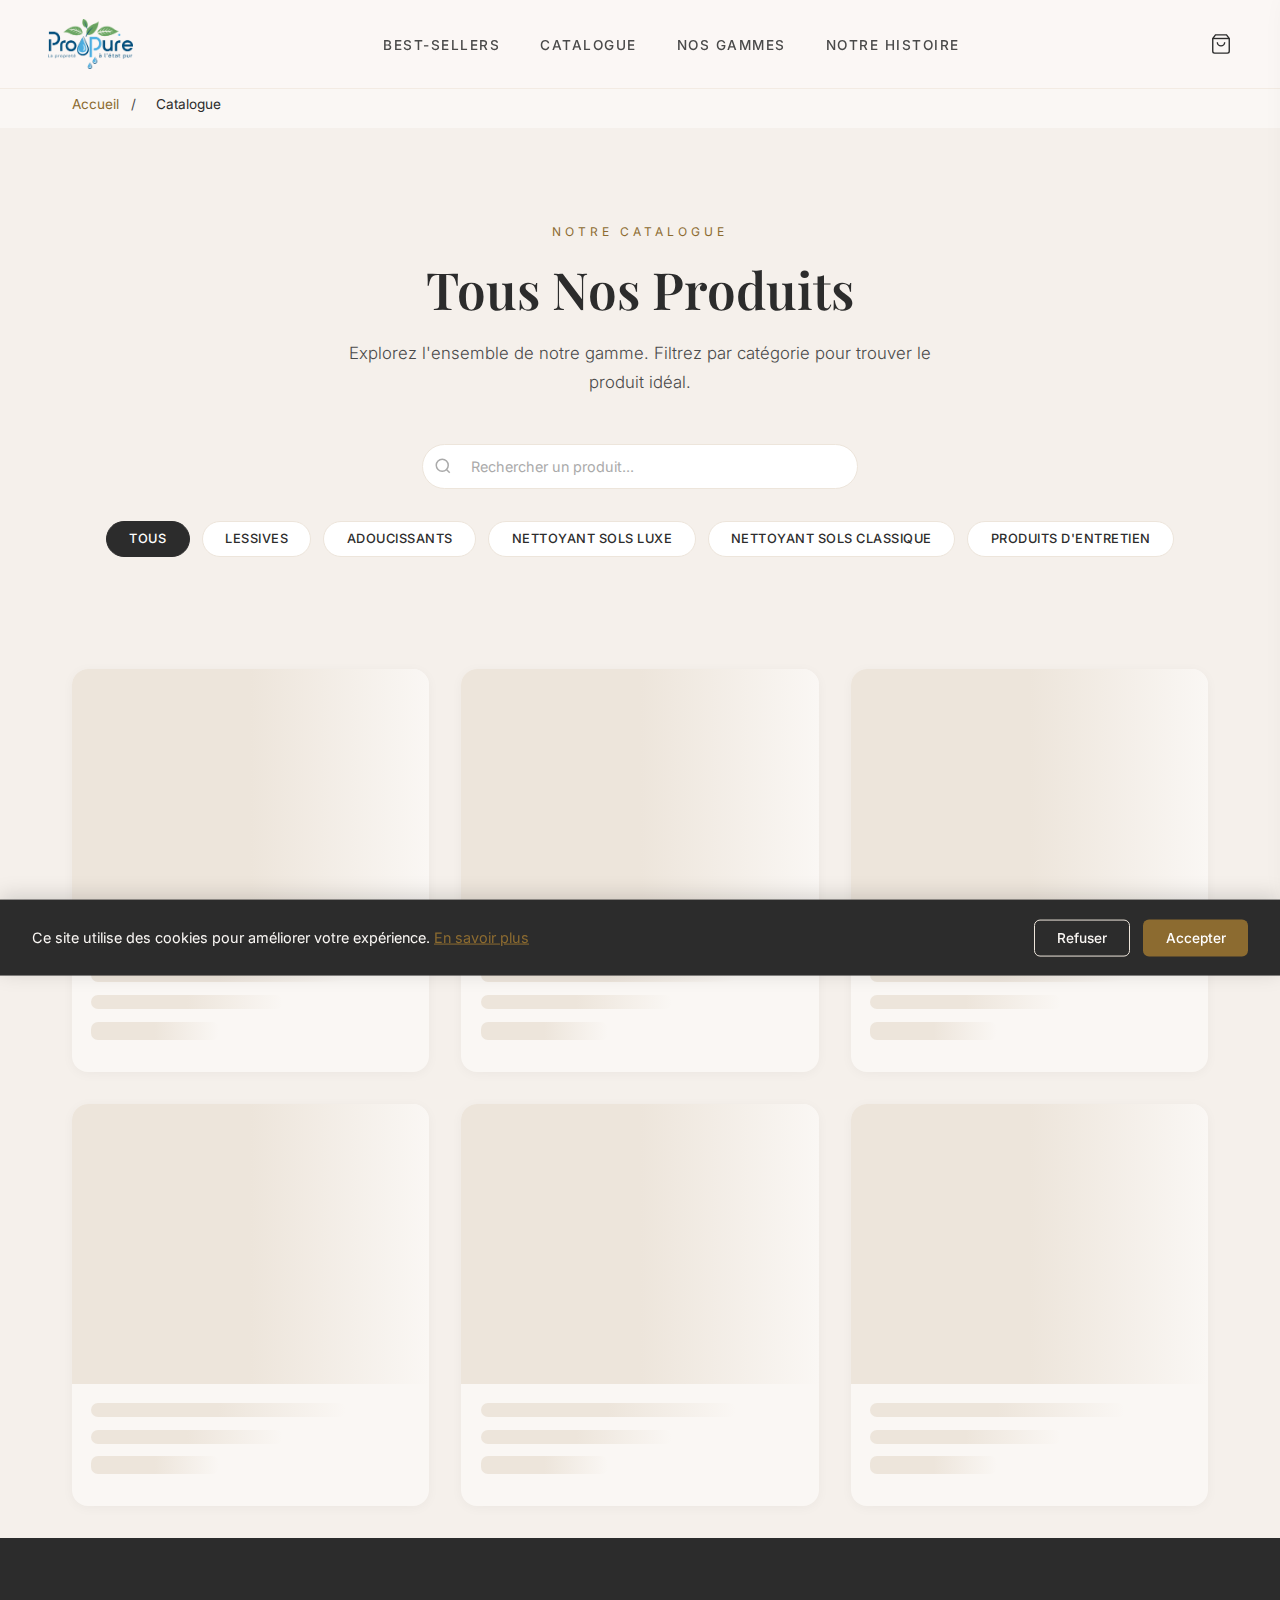
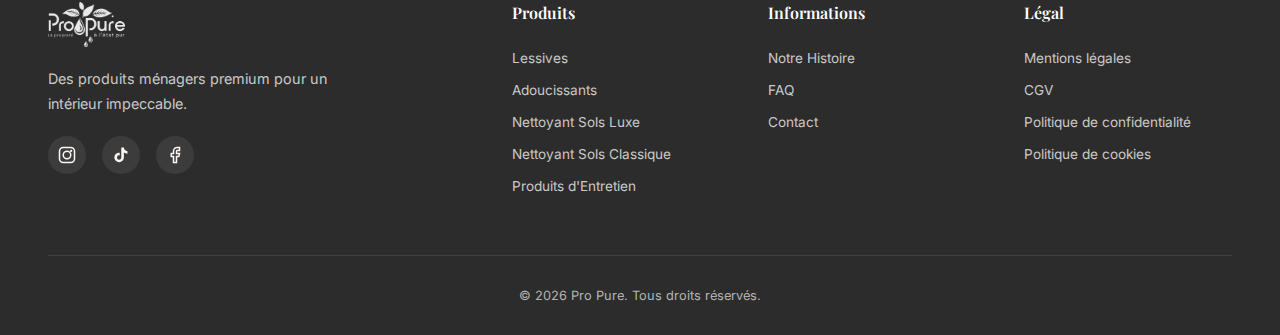
<file: catalogue.html>
<!DOCTYPE html>
<html lang="fr">
<head>
<meta charset="UTF-8" />
<meta name="viewport" content="width=device-width, initial-scale=1.0" />
<title>Catalogue — Pro Pure | Tous Nos Produits</title>
<meta name="description" content="Explorez le catalogue complet Pro Pure : lessives, adoucissants, nettoyants sols et produits d'entretien premium fabriqués en France." />
<meta name="robots" content="index, follow" />
<meta name="theme-color" content="#2C2C2C" />
<meta property="og:title" content="Catalogue — Pro Pure" />
<meta property="og:description" content="Découvrez tous nos produits ménagers premium fabriqués en France." />
<meta property="og:type" content="website" />
<meta property="og:url" content="https://propure-site.vercel.app/catalogue.html" />
<meta property="og:image" content="https://propure-site.vercel.app/img/logo.png" />
<meta name="twitter:card" content="summary" />
<link rel="canonical" href="https://propure-site.vercel.app/catalogue.html" />
<link rel="icon" type="image/png" href="/img/logo.png" />
<link rel="preconnect" href="https://fonts.googleapis.com" />
<link rel="preconnect" href="https://fonts.gstatic.com" crossorigin />
<link rel="preconnect" href="https://2gchuh-tt.myshopify.com" crossorigin />
<link href="https://fonts.googleapis.com/css2?family=Playfair+Display:wght@400;500;600;700&family=Inter:wght@300;400;500;600&display=swap" rel="stylesheet" />
<link rel="stylesheet" href="css/styles.css" />
<script type="application/ld+json">
{
  "@context": "https://schema.org",
  "@type": "BreadcrumbList",
  "itemListElement": [
    {"@type": "ListItem", "position": 1, "name": "Accueil", "item": "https://propure-site.vercel.app/"},
    {"@type": "ListItem", "position": 2, "name": "Catalogue", "item": "https://propure-site.vercel.app/catalogue.html"}
  ]
}
</script>
</head>
<body>

<a href="#main-content" class="skip-link">Aller au contenu principal</a>

<!-- NAVBAR -->
<nav class="navbar" id="navbar" aria-label="Navigation principale">
  <a href="index.html" class="nav-logo"><img src="img/logo.png" alt="Pro Pure" class="nav-logo-img"></a>
  <ul class="nav-links">
    <li><a href="index.html#produits">Best-Sellers</a></li>
    <li><a href="catalogue.html" class="active">Catalogue</a></li>
    <li><a href="index.html#gammes">Nos Gammes</a></li>
    <li><a href="index.html#histoire">Notre Histoire</a></li>
  </ul>
  <button class="nav-cart" onclick="toggleCart()" aria-label="Panier">
    <svg width="22" height="22" viewBox="0 0 24 24" fill="none" stroke="currentColor" stroke-width="1.5"><path d="M6 2L3 6v14a2 2 0 002 2h14a2 2 0 002-2V6l-3-4z"/><line x1="3" y1="6" x2="21" y2="6"/><path d="M16 10a4 4 0 01-8 0"/></svg>
    <span class="cart-badge" id="cartBadge">0</span>
  </button>
  <button class="burger-menu" id="burgerMenu" onclick="toggleMobileNav()" aria-label="Menu de navigation" aria-expanded="false">
    <span></span><span></span><span></span>
  </button>
</nav>
<!-- MOBILE NAV OVERLAY -->
<div class="mobile-nav-overlay" id="mobileNavOverlay">
  <a href="index.html#produits" onclick="closeMobileNav()">Best-Sellers</a>
  <a href="catalogue.html" onclick="closeMobileNav()">Catalogue</a>
  <a href="index.html#gammes" onclick="closeMobileNav()">Nos Gammes</a>
  <a href="index.html#histoire" onclick="closeMobileNav()">Notre Histoire</a>
</div>

<!-- BREADCRUMB -->
<div class="breadcrumb" style="padding: 6rem 2rem 1rem; max-width: 1200px; margin: 0 auto;">
  <a href="index.html" style="color: var(--gold); text-decoration: none;">Accueil</a>
  <span style="color: var(--charcoal-light); margin: 0 0.5rem;">/</span>
  <span style="color: var(--charcoal);" id="breadcrumbTitle">Catalogue</span>
</div>

<!-- CATALOGUE COMPLET -->
<main id="main-content" role="main">
<section class="catalogue-section" id="catalogue" style="padding-top: 1rem;">
  <div class="section-header reveal">
    <span class="section-label">Notre Catalogue</span>
    <h1 class="section-title" id="catalogueTitle">Tous Nos Produits</h1>
    <p class="section-subtitle">Explorez l'ensemble de notre gamme. Filtrez par cat&eacute;gorie pour trouver le produit id&eacute;al.</p>
  </div>
  <div class="search-bar-wrapper">
    <input type="search" class="search-bar" id="catalogueSearch" placeholder="Rechercher un produit..." aria-label="Rechercher un produit">
    <svg class="search-bar-icon" width="18" height="18" viewBox="0 0 24 24" fill="none" stroke="currentColor" stroke-width="2"><circle cx="11" cy="11" r="8"/><path d="M21 21l-4.35-4.35"/></svg>
  </div>
  <div class="search-no-results" id="searchNoResults">Aucun produit ne correspond à votre recherche.</div>
  <div class="catalogue-filters">
    <button class="catalogue-filter-btn active" data-filter="all" aria-pressed="true">Tous</button>
    <button class="catalogue-filter-btn" data-filter="lessives" aria-pressed="false">Lessives</button>
    <button class="catalogue-filter-btn" data-filter="adoucissants" aria-pressed="false">Adoucissants</button>
    <button class="catalogue-filter-btn" data-filter="nettoyant-luxe" aria-pressed="false">Nettoyant Sols Luxe</button>
    <button class="catalogue-filter-btn" data-filter="nettoyant-classique" aria-pressed="false">Nettoyant Sols Classique</button>
    <button class="catalogue-filter-btn" data-filter="entretien" aria-pressed="false">Produits d'Entretien</button>
  </div>
  <div class="catalogue-grid" id="catalogueGrid">
    <!-- Filled by JS from Shopify -->
  </div>
  <div class="skeleton-grid" id="catalogueSkeleton">
    <div class="skeleton-card"><div class="skeleton-img"></div><div class="skeleton-body"><div class="skeleton-line medium"></div><div class="skeleton-line short"></div><div class="skeleton-line price"></div></div></div>
    <div class="skeleton-card"><div class="skeleton-img"></div><div class="skeleton-body"><div class="skeleton-line medium"></div><div class="skeleton-line short"></div><div class="skeleton-line price"></div></div></div>
    <div class="skeleton-card"><div class="skeleton-img"></div><div class="skeleton-body"><div class="skeleton-line medium"></div><div class="skeleton-line short"></div><div class="skeleton-line price"></div></div></div>
    <div class="skeleton-card"><div class="skeleton-img"></div><div class="skeleton-body"><div class="skeleton-line medium"></div><div class="skeleton-line short"></div><div class="skeleton-line price"></div></div></div>
    <div class="skeleton-card"><div class="skeleton-img"></div><div class="skeleton-body"><div class="skeleton-line medium"></div><div class="skeleton-line short"></div><div class="skeleton-line price"></div></div></div>
    <div class="skeleton-card"><div class="skeleton-img"></div><div class="skeleton-body"><div class="skeleton-line medium"></div><div class="skeleton-line short"></div><div class="skeleton-line price"></div></div></div>
  </div>
</section>
</main>

<!-- FOOTER -->
<footer class="footer" role="contentinfo">
  <div class="footer-grid">
    <div class="footer-brand">
      <a href="index.html" class="nav-logo"><img src="img/logo.png" alt="Pro Pure" class="nav-logo-img footer-logo-img"></a>
      <p>Des produits m&eacute;nagers premium pour un int&eacute;rieur impeccable.</p>
      <div class="footer-social">
        <a href="https://instagram.com/propure.fr" target="_blank" rel="noopener" aria-label="Instagram"><svg viewBox="0 0 24 24" fill="none" stroke="currentColor" stroke-width="2"><rect x="2" y="2" width="20" height="20" rx="5"/><circle cx="12" cy="12" r="5"/><circle cx="17.5" cy="6.5" r="1.5" fill="currentColor" stroke="none"/></svg></a>
        <a href="https://tiktok.com/@propure.fr" target="_blank" rel="noopener" aria-label="TikTok"><svg viewBox="0 0 24 24" fill="currentColor"><path d="M19.59 6.69a4.83 4.83 0 01-3.77-4.25V2h-3.45v13.67a2.89 2.89 0 01-2.88 2.5 2.89 2.89 0 01-2.89-2.89 2.89 2.89 0 012.89-2.89c.28 0 .54.04.79.1v-3.5a6.37 6.37 0 00-.79-.05A6.34 6.34 0 003.15 15.2a6.34 6.34 0 006.34 6.34 6.34 6.34 0 006.34-6.34V8.73a8.19 8.19 0 004.76 1.52v-3.4a4.85 4.85 0 01-1-.16z"/></svg></a>
        <a href="https://facebook.com/propure.fr" target="_blank" rel="noopener" aria-label="Facebook"><svg viewBox="0 0 24 24" fill="none" stroke="currentColor" stroke-width="2"><path d="M18 2h-3a5 5 0 00-5 5v3H7v4h3v8h4v-8h3l1-4h-4V7a1 1 0 011-1h3z"/></svg></a>
      </div>
    </div>
    <div class="footer-col">
      <h4>Produits</h4>
      <ul>
        <li><a href="catalogue.html?filter=lessives">Lessives</a></li>
        <li><a href="catalogue.html?filter=adoucissants">Adoucissants</a></li>
        <li><a href="catalogue.html?filter=nettoyant-luxe">Nettoyant Sols Luxe</a></li>
        <li><a href="catalogue.html?filter=nettoyant-classique">Nettoyant Sols Classique</a></li>
        <li><a href="catalogue.html?filter=entretien">Produits d'Entretien</a></li>
      </ul>
    </div>
    <div class="footer-col">
      <h4>Informations</h4>
      <ul>
        <li><a href="index.html#histoire">Notre Histoire</a></li>
        <li><a href="faq.html">FAQ</a></li>
        <li><a href="faq.html#contact">Contact</a></li>
      </ul>
    </div>
    <div class="footer-col">
      <h4>L&eacute;gal</h4>
      <ul>
        <li><a href="mentions-legales.html">Mentions l&eacute;gales</a></li>
        <li><a href="cgv.html">CGV</a></li>
        <li><a href="confidentialite.html">Politique de confidentialit&eacute;</a></li>
        <li><a href="cookies.html">Politique de cookies</a></li>
      </ul>
    </div>
  </div>
  <div class="footer-bottom">
    &copy; 2026 Pro Pure. Tous droits r&eacute;serv&eacute;s.
  </div>
</footer>

<!-- Cart Drawer -->
<div class="cart-overlay" id="cartOverlay" onclick="toggleCart()"></div>
<div class="cart-drawer" id="cartDrawer" role="dialog" aria-label="Panier" aria-modal="true">
  <div class="cart-header">
    <h3>Votre Panier</h3>
    <button class="cart-close" onclick="toggleCart()" aria-label="Fermer le panier">&times;</button>
  </div>
  <div class="cart-items" id="cartItems">
    <p class="cart-empty">Votre panier est vide</p>
  </div>
  <div class="cart-footer" id="cartFooter" style="display:none;">
    <div class="cart-total">
      <span>Total</span>
      <span id="cartTotal">0,00&euro;</span>
    </div>
    <button class="cart-checkout-btn" id="checkoutBtn" onclick="goToCheckout()">
      Passer Commande
      <svg width="16" height="16" viewBox="0 0 24 24" fill="none" stroke="currentColor" stroke-width="2"><path d="M5 12h14M12 5l7 7-7 7"/></svg>
    </button>
  </div>
</div>
<div class="cart-toast" id="cartToast" role="status" aria-live="polite">Produit ajout&eacute; au panier !</div>

<!-- Scripts -->
<script src="js/shopify.js?v=2" defer></script>
<script src="js/main.js?v=2" defer></script>
<script src="js/animations.js?v=2" defer></script>

<!-- Auto-apply filter from URL -->
<script>
(function() {
  var params = new URLSearchParams(window.location.search);
  var filter = params.get('filter');
  if (filter) {
    var names = {
      'lessives': 'Lessives',
      'adoucissants': 'Adoucissants',
      'nettoyant-luxe': 'Nettoyant Sols Luxe',
      'nettoyant-classique': 'Nettoyant Sols Classique',
      'entretien': "Produits d'Entretien"
    };

    // Update breadcrumb and title immediately
    if (names[filter]) {
      var bc = document.getElementById('breadcrumbTitle');
      var title = document.getElementById('catalogueTitle');
      if (bc) bc.textContent = names[filter];
      if (title) title.textContent = names[filter];
    }

    // Watch for products to be added to the grid, then apply filter
    var grid = document.getElementById('catalogueGrid');
    if (grid) {
      var filterObserver = new MutationObserver(function() {
        var cards = grid.querySelectorAll('.product-card');
        if (cards.length > 0) {
          filterObserver.disconnect();
          var btns = document.querySelectorAll('.catalogue-filter-btn');
          btns.forEach(function(btn) {
            btn.classList.remove('active');
            if (btn.dataset.filter === filter) {
              btn.classList.add('active');
              btn.click();
            }
          });
        }
      });
      filterObserver.observe(grid, { childList: true });
    }
  }
})();
</script>

<!-- Cookie Consent Banner -->
<div class="cookie-banner" id="cookieBanner" role="dialog" aria-label="Consentement cookies">
  <p>Ce site utilise des cookies pour améliorer votre expérience. <a href="cookies.html">En savoir plus</a></p>
  <div class="cookie-btns">
    <button class="cookie-btn cookie-btn-refuse" onclick="setCookieConsent(false)">Refuser</button>
    <button class="cookie-btn cookie-btn-accept" onclick="setCookieConsent(true)">Accepter</button>
  </div>
</div>
<script>
function setCookieConsent(accepted) {
  localStorage.setItem("cookieConsent", accepted ? "accepted" : "refused");
  document.getElementById("cookieBanner").classList.remove("show");
}
if (!localStorage.getItem("cookieConsent")) {
  setTimeout(function() { document.getElementById("cookieBanner").classList.add("show"); }, 1500);
}
</script>
</body>
</html>
</file>
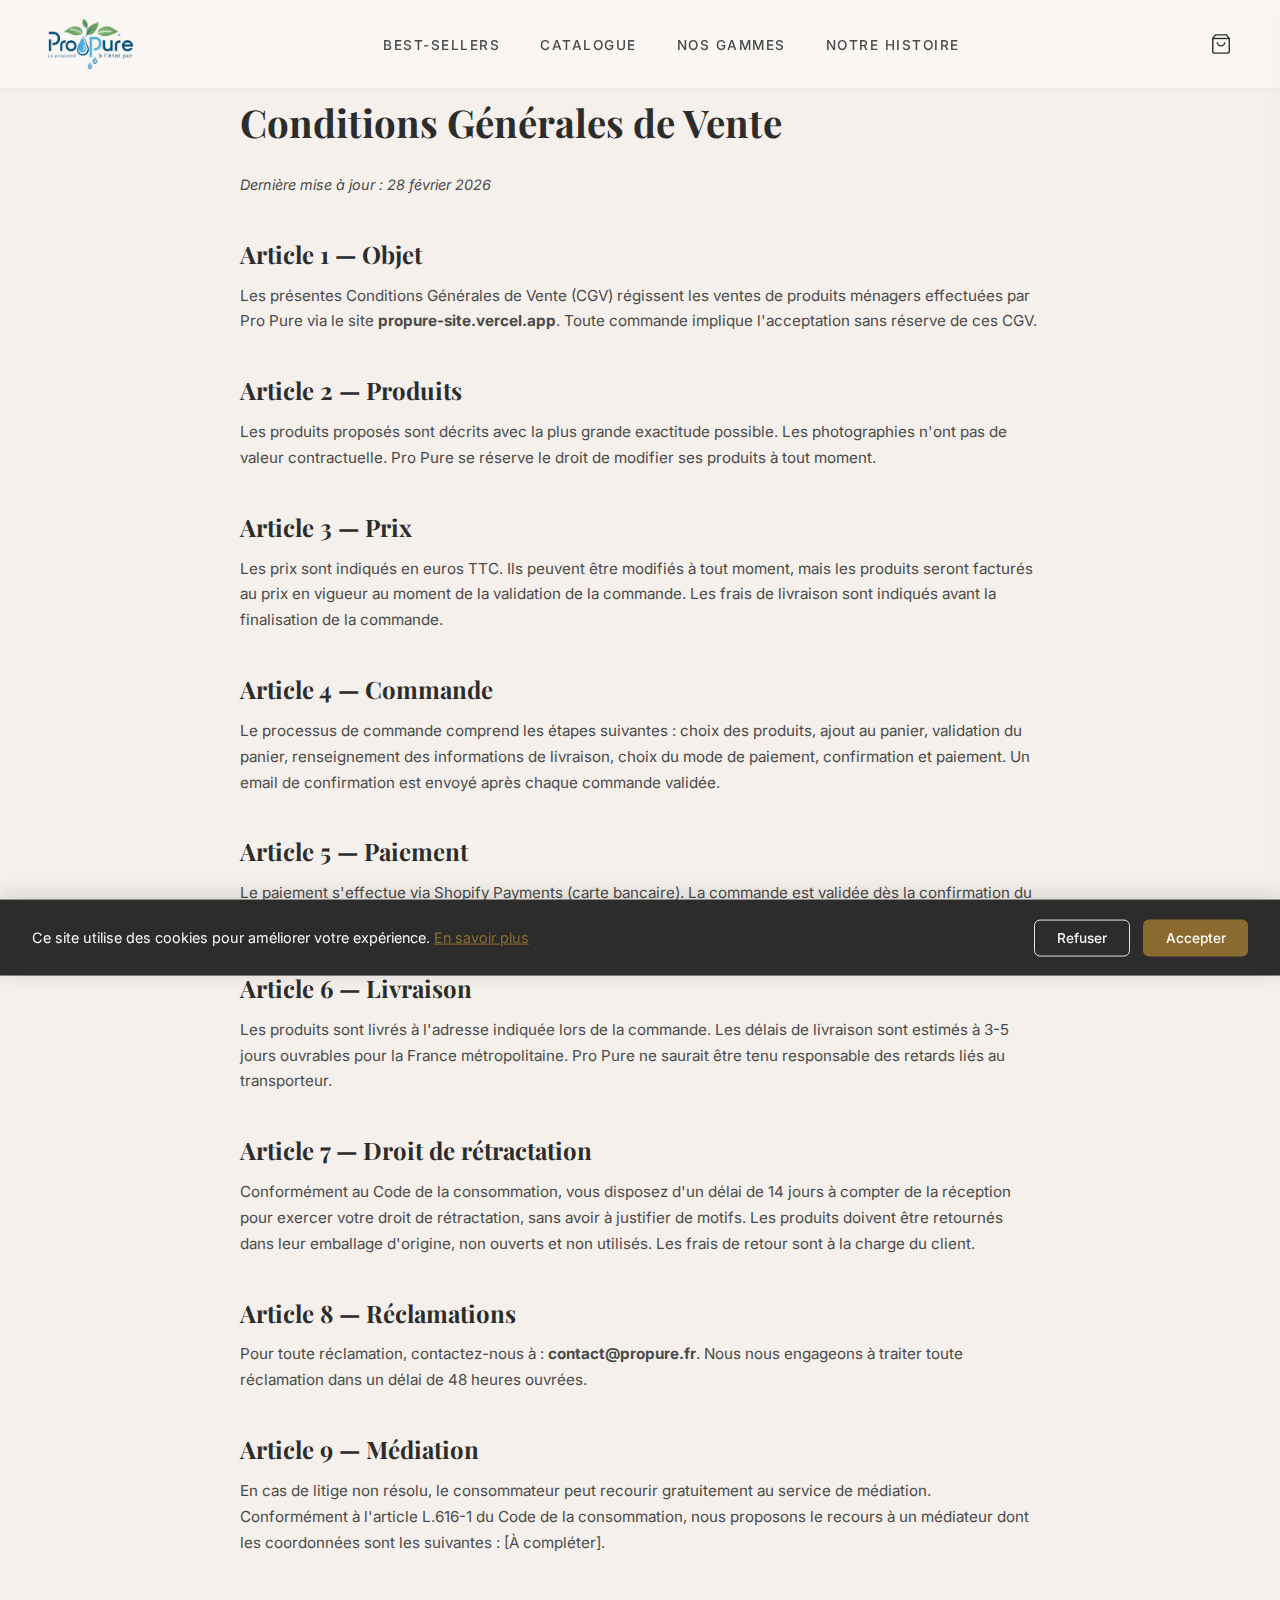
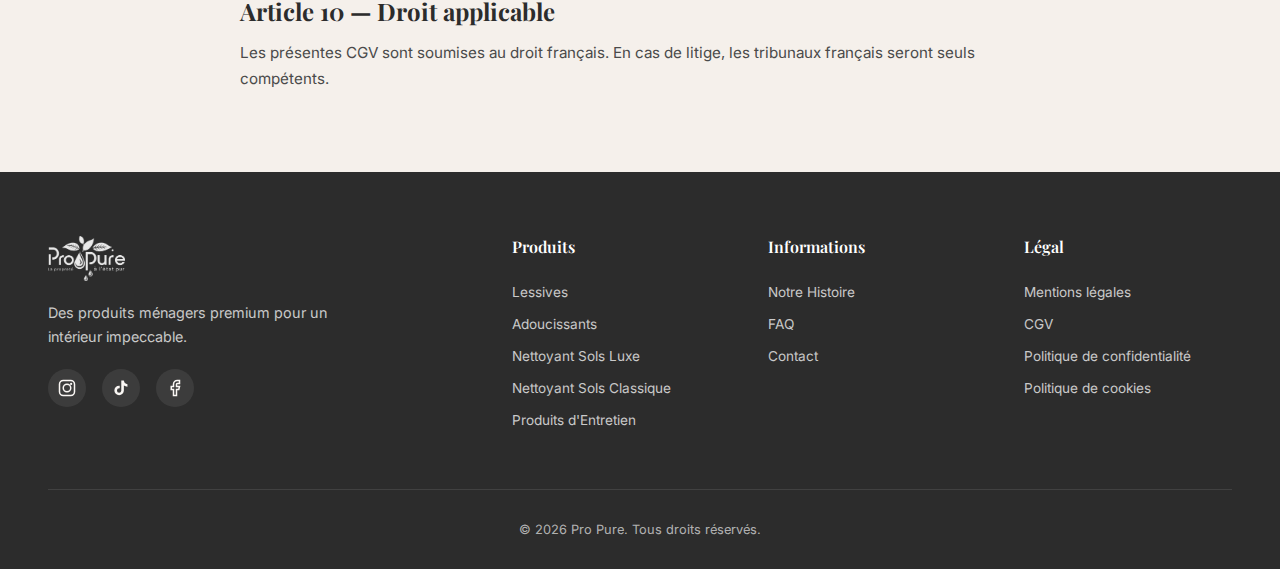
<file: cgv.html>
<!DOCTYPE html>
<html lang="fr">
<head>
  <meta charset="UTF-8" />
  <meta name="viewport" content="width=device-width, initial-scale=1.0" />
  <title>Conditions G&eacute;n&eacute;rales de Vente — Pro Pure</title>
  <meta name="description" content="Conditions g&eacute;n&eacute;rales de vente Pro Pure : livraison, retours, garanties et modalit&eacute;s de paiement." />
  <meta name="robots" content="index, follow" />
  <link rel="canonical" href="https://propure-site.vercel.app/cgv.html" />
  <link rel="icon" type="image/png" href="/img/logo.png" />
  <link rel="stylesheet" href="css/styles.css" />
  <link rel="preconnect" href="https://fonts.googleapis.com" />
  <link rel="preconnect" href="https://fonts.gstatic.com" crossorigin />
  <link href="https://fonts.googleapis.com/css2?family=Playfair+Display:wght@400;500;600;700&family=Inter:wght@300;400;500;600&display=swap" rel="stylesheet" />
</head>
<body>

<nav class="navbar" id="navbar" aria-label="Navigation principale">
  <a href="index.html" class="nav-logo"><img src="img/logo.png" alt="Pro Pure" class="nav-logo-img"></a>
  <ul class="nav-links">
    <li><a href="index.html#produits">Best-Sellers</a></li>
    <li><a href="catalogue.html">Catalogue</a></li>
    <li><a href="index.html#gammes">Nos Gammes</a></li>
    <li><a href="index.html#histoire">Notre Histoire</a></li>
  </ul>
  <button class="nav-cart" onclick="toggleCart()">
    <svg width="22" height="22" viewBox="0 0 24 24" fill="none" stroke="currentColor" stroke-width="1.5"><path d="M6 2L3 6v14a2 2 0 002 2h14a2 2 0 002-2V6l-3-4z"/><line x1="3" y1="6" x2="21" y2="6"/><path d="M16 10a4 4 0 01-8 0"/></svg>
    <span class="cart-badge" id="cartBadge">0</span>
  </button>
  <button class="burger-menu" id="burgerMenu" onclick="toggleMobileNav()">
    <span></span><span></span><span></span>
  </button>
</nav>
<div class="mobile-nav-overlay" id="mobileNavOverlay">
  <a href="index.html#produits" onclick="closeMobileNav()">Best-Sellers</a>
  <a href="catalogue.html" onclick="closeMobileNav()">Catalogue</a>
  <a href="index.html#gammes" onclick="closeMobileNav()">Nos Gammes</a>
  <a href="index.html#histoire" onclick="closeMobileNav()">Notre Histoire</a>
</div>

<main>
<section class="legal-page">
  <div class="legal-container">
    <h1>Conditions G&eacute;n&eacute;rales de Vente</h1>
    <p><em>Derni&egrave;re mise &agrave; jour : 28 f&eacute;vrier 2026</em></p>

    <h2>Article 1 — Objet</h2>
    <p>Les pr&eacute;sentes Conditions G&eacute;n&eacute;rales de Vente (CGV) r&eacute;gissent les ventes de produits m&eacute;nagers effectu&eacute;es par Pro Pure via le site <strong>propure-site.vercel.app</strong>. Toute commande implique l'acceptation sans r&eacute;serve de ces CGV.</p>

    <h2>Article 2 — Produits</h2>
    <p>Les produits propos&eacute;s sont d&eacute;crits avec la plus grande exactitude possible. Les photographies n'ont pas de valeur contractuelle. Pro Pure se r&eacute;serve le droit de modifier ses produits &agrave; tout moment.</p>

    <h2>Article 3 — Prix</h2>
    <p>Les prix sont indiqu&eacute;s en euros TTC. Ils peuvent &ecirc;tre modifi&eacute;s &agrave; tout moment, mais les produits seront factur&eacute;s au prix en vigueur au moment de la validation de la commande. Les frais de livraison sont indiqu&eacute;s avant la finalisation de la commande.</p>

    <h2>Article 4 — Commande</h2>
    <p>Le processus de commande comprend les &eacute;tapes suivantes : choix des produits, ajout au panier, validation du panier, renseignement des informations de livraison, choix du mode de paiement, confirmation et paiement. Un email de confirmation est envoy&eacute; apr&egrave;s chaque commande valid&eacute;e.</p>

    <h2>Article 5 — Paiement</h2>
    <p>Le paiement s'effectue via Shopify Payments (carte bancaire). La commande est valid&eacute;e d&egrave;s la confirmation du paiement. Les transactions sont s&eacute;curis&eacute;es par chiffrement SSL.</p>

    <h2>Article 6 — Livraison</h2>
    <p>Les produits sont livr&eacute;s &agrave; l'adresse indiqu&eacute;e lors de la commande. Les d&eacute;lais de livraison sont estim&eacute;s &agrave; 3-5 jours ouvrables pour la France m&eacute;tropolitaine. Pro Pure ne saurait &ecirc;tre tenu responsable des retards li&eacute;s au transporteur.</p>

    <h2>Article 7 — Droit de r&eacute;tractation</h2>
    <p>Conform&eacute;ment au Code de la consommation, vous disposez d'un d&eacute;lai de 14 jours &agrave; compter de la r&eacute;ception pour exercer votre droit de r&eacute;tractation, sans avoir &agrave; justifier de motifs. Les produits doivent &ecirc;tre retourn&eacute;s dans leur emballage d'origine, non ouverts et non utilis&eacute;s. Les frais de retour sont &agrave; la charge du client.</p>

    <h2>Article 8 — R&eacute;clamations</h2>
    <p>Pour toute r&eacute;clamation, contactez-nous &agrave; : <strong>contact@propure.fr</strong>. Nous nous engageons &agrave; traiter toute r&eacute;clamation dans un d&eacute;lai de 48 heures ouvr&eacute;es.</p>

    <h2>Article 9 — M&eacute;diation</h2>
    <p>En cas de litige non r&eacute;solu, le consommateur peut recourir gratuitement au service de m&eacute;diation. Conform&eacute;ment &agrave; l'article L.616-1 du Code de la consommation, nous proposons le recours &agrave; un m&eacute;diateur dont les coordonn&eacute;es sont les suivantes : [&Agrave; compl&eacute;ter].</p>

    <h2>Article 10 — Droit applicable</h2>
    <p>Les pr&eacute;sentes CGV sont soumises au droit fran&ccedil;ais. En cas de litige, les tribunaux fran&ccedil;ais seront seuls comp&eacute;tents.</p>
  </div>
</section>
</main>

<footer class="footer" role="contentinfo">
  <div class="footer-grid">
    <div class="footer-brand">
      <a href="index.html" class="nav-logo"><img src="img/logo.png" alt="Pro Pure" class="nav-logo-img footer-logo-img"></a>
      <p>Des produits m&eacute;nagers premium pour un int&eacute;rieur impeccable.</p>
      <div class="footer-social">
        <a href="https://instagram.com/propure.fr" target="_blank" rel="noopener" aria-label="Instagram"><svg viewBox="0 0 24 24" fill="none" stroke="currentColor" stroke-width="2"><rect x="2" y="2" width="20" height="20" rx="5"/><circle cx="12" cy="12" r="5"/><circle cx="17.5" cy="6.5" r="1.5" fill="currentColor" stroke="none"/></svg></a>
        <a href="https://tiktok.com/@propure.fr" target="_blank" rel="noopener" aria-label="TikTok"><svg viewBox="0 0 24 24" fill="currentColor"><path d="M19.59 6.69a4.83 4.83 0 01-3.77-4.25V2h-3.45v13.67a2.89 2.89 0 01-2.88 2.5 2.89 2.89 0 01-2.89-2.89 2.89 2.89 0 012.89-2.89c.28 0 .54.04.79.1v-3.5a6.37 6.37 0 00-.79-.05A6.34 6.34 0 003.15 15.2a6.34 6.34 0 006.34 6.34 6.34 6.34 0 006.34-6.34V8.73a8.19 8.19 0 004.76 1.52v-3.4a4.85 4.85 0 01-1-.16z"/></svg></a>
        <a href="https://facebook.com/propure.fr" target="_blank" rel="noopener" aria-label="Facebook"><svg viewBox="0 0 24 24" fill="none" stroke="currentColor" stroke-width="2"><path d="M18 2h-3a5 5 0 00-5 5v3H7v4h3v8h4v-8h3l1-4h-4V7a1 1 0 011-1h3z"/></svg></a>
      </div>
    </div>
    <div class="footer-col">
      <h4>Produits</h4>
      <ul>
        <li><a href="catalogue.html?filter=lessives">Lessives</a></li>
        <li><a href="catalogue.html?filter=adoucissants">Adoucissants</a></li>
        <li><a href="catalogue.html?filter=nettoyant-luxe">Nettoyant Sols Luxe</a></li>
        <li><a href="catalogue.html?filter=nettoyant-classique">Nettoyant Sols Classique</a></li>
        <li><a href="catalogue.html?filter=entretien">Produits d'Entretien</a></li>
      </ul>
    </div>
    <div class="footer-col">
      <h4>Informations</h4>
      <ul>
        <li><a href="index.html#histoire">Notre Histoire</a></li>
        <li><a href="faq.html">FAQ</a></li>
        <li><a href="faq.html#contact">Contact</a></li>
      </ul>
    </div>
    <div class="footer-col">
      <h4>L&eacute;gal</h4>
      <ul>
        <li><a href="mentions-legales.html">Mentions l&eacute;gales</a></li>
        <li><a href="cgv.html">CGV</a></li>
        <li><a href="confidentialite.html">Politique de confidentialit&eacute;</a></li>
        <li><a href="cookies.html">Politique de cookies</a></li>
      </ul>
    </div>
  </div>
  <div class="footer-bottom">
    &copy; 2026 Pro Pure. Tous droits r&eacute;serv&eacute;s.
  </div>
</footer>

<div class="cart-overlay" id="cartOverlay" onclick="toggleCart()"></div>
<div class="cart-drawer" id="cartDrawer"><div class="cart-header"><h3>Votre Panier</h3><button class="cart-close" onclick="toggleCart()">&times;</button></div><div class="cart-items" id="cartItems"><p class="cart-empty">Votre panier est vide</p></div><div class="cart-footer" id="cartFooter" style="display:none;"><div class="cart-total"><span>Total</span><span id="cartTotal">0,00&euro;</span></div><button class="cart-checkout-btn" onclick="goToCheckout()">Passer Commande</button></div></div>
<div class="cart-toast" id="cartToast">Produit ajout&eacute; au panier !</div>
<script src="https://sdks.shopifycdn.com/buy-button/latest/buy-button-storefront.min.js"></script>
<script src="js/shopify.js?v=2"></script>
<script src="js/main.js?v=2"></script>
<script src="js/animations.js?v=2"></script>
<!-- Cookie Consent Banner -->
<div class="cookie-banner" id="cookieBanner">
  <p>Ce site utilise des cookies pour améliorer votre expérience. <a href="cookies.html">En savoir plus</a></p>
  <div class="cookie-btns">
    <button class="cookie-btn cookie-btn-refuse" onclick="setCookieConsent(false)">Refuser</button>
    <button class="cookie-btn cookie-btn-accept" onclick="setCookieConsent(true)">Accepter</button>
  </div>
</div>
<script>
function setCookieConsent(accepted) {
  localStorage.setItem("cookieConsent", accepted ? "accepted" : "refused");
  document.getElementById("cookieBanner").classList.remove("show");
}
if (!localStorage.getItem("cookieConsent")) {
  setTimeout(function() { document.getElementById("cookieBanner").classList.add("show"); }, 1500);
}
</script>
</body>
</html>
</file>
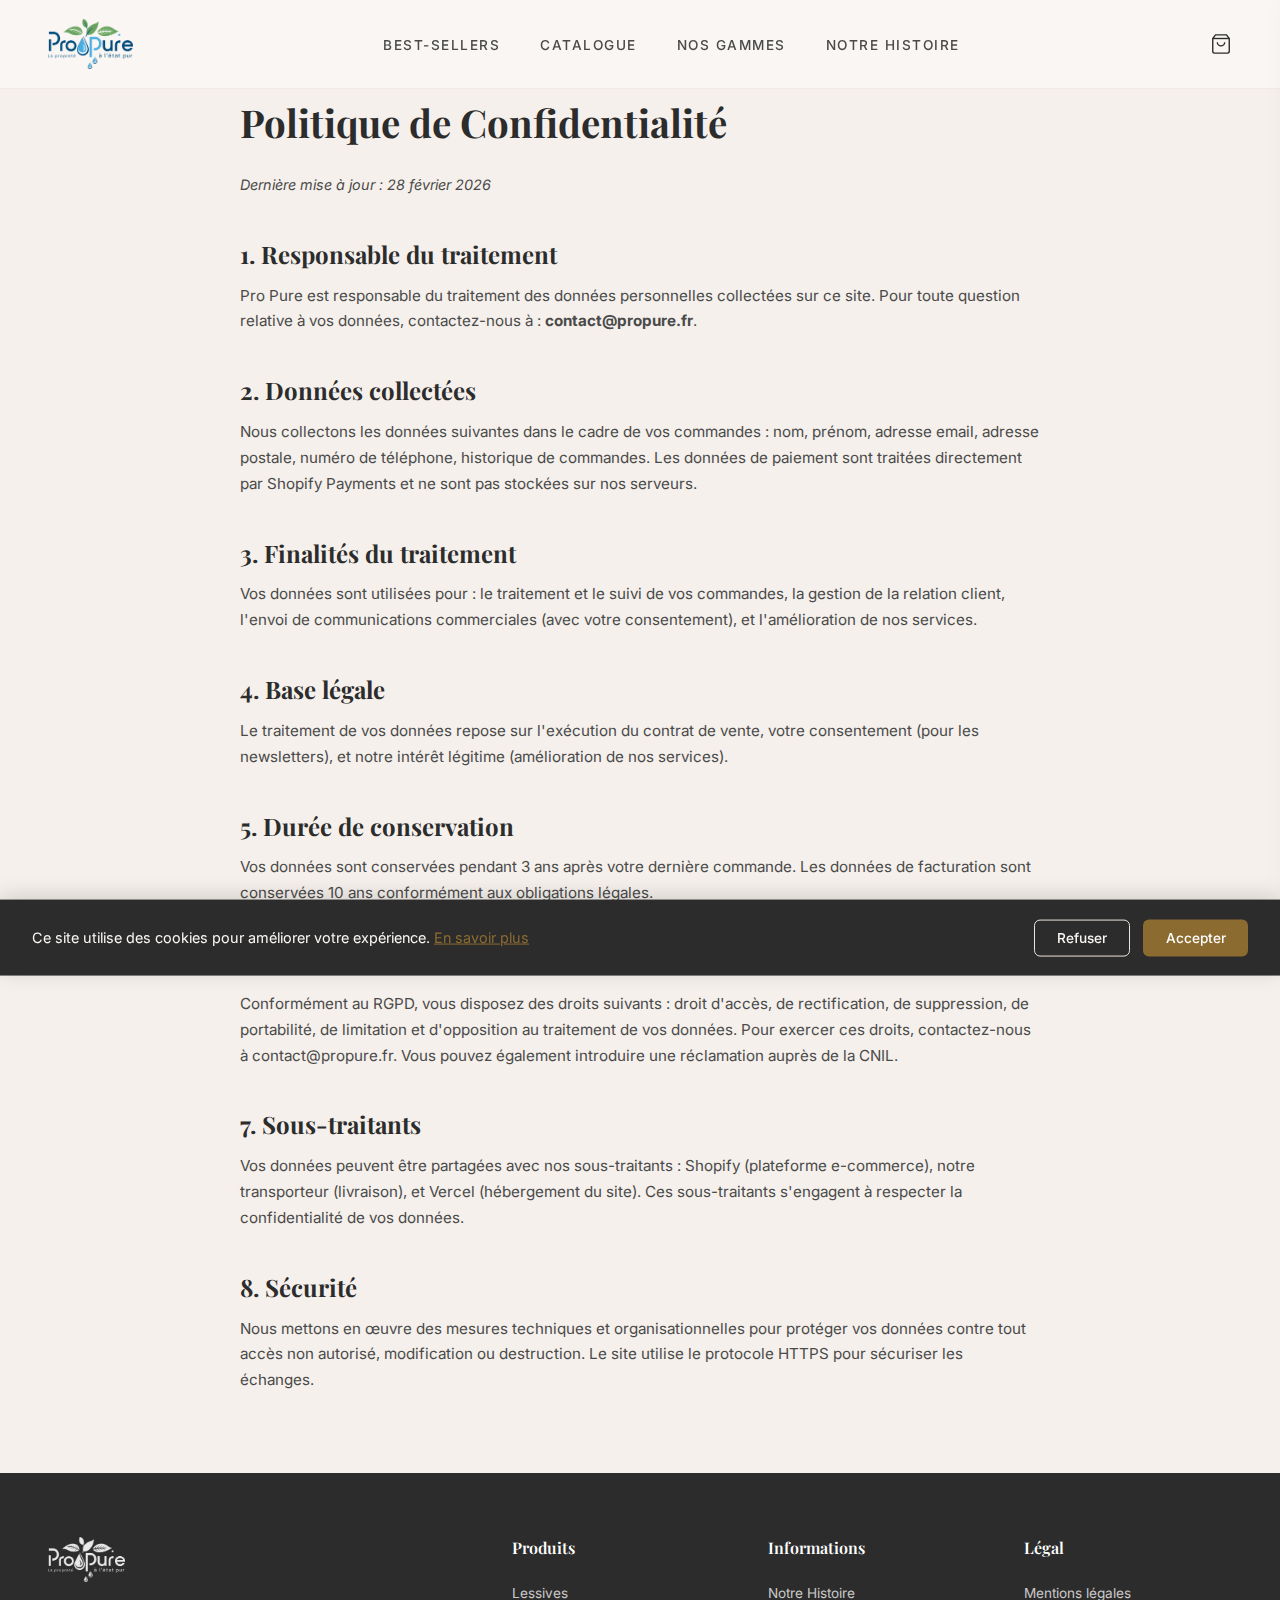
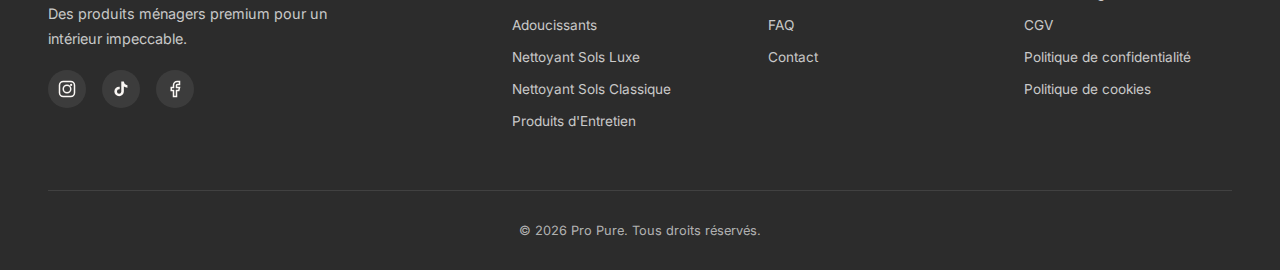
<file: confidentialite.html>
<!DOCTYPE html>
<html lang="fr">
<head>
  <meta charset="UTF-8" />
  <meta name="viewport" content="width=device-width, initial-scale=1.0" />
  <title>Politique de Confidentialit&eacute; — Pro Pure</title>
  <meta name="description" content="Politique de confidentialit&eacute; Pro Pure : collecte, utilisation et protection de vos donn&eacute;es personnelles." />
  <meta name="robots" content="index, follow" />
  <link rel="canonical" href="https://propure-site.vercel.app/confidentialite.html" />
  <link rel="icon" type="image/png" href="/img/logo.png" />
  <link rel="stylesheet" href="css/styles.css" />
  <link rel="preconnect" href="https://fonts.googleapis.com" />
  <link rel="preconnect" href="https://fonts.gstatic.com" crossorigin />
  <link href="https://fonts.googleapis.com/css2?family=Playfair+Display:wght@400;500;600;700&family=Inter:wght@300;400;500;600&display=swap" rel="stylesheet" />
</head>
<body>

<nav class="navbar" id="navbar" aria-label="Navigation principale">
  <a href="index.html" class="nav-logo"><img src="img/logo.png" alt="Pro Pure" class="nav-logo-img"></a>
  <ul class="nav-links">
    <li><a href="index.html#produits">Best-Sellers</a></li>
    <li><a href="catalogue.html">Catalogue</a></li>
    <li><a href="index.html#gammes">Nos Gammes</a></li>
    <li><a href="index.html#histoire">Notre Histoire</a></li>
  </ul>
  <button class="nav-cart" onclick="toggleCart()">
    <svg width="22" height="22" viewBox="0 0 24 24" fill="none" stroke="currentColor" stroke-width="1.5"><path d="M6 2L3 6v14a2 2 0 002 2h14a2 2 0 002-2V6l-3-4z"/><line x1="3" y1="6" x2="21" y2="6"/><path d="M16 10a4 4 0 01-8 0"/></svg>
    <span class="cart-badge" id="cartBadge">0</span>
  </button>
  <button class="burger-menu" id="burgerMenu" onclick="toggleMobileNav()">
    <span></span><span></span><span></span>
  </button>
</nav>
<div class="mobile-nav-overlay" id="mobileNavOverlay">
  <a href="index.html#produits" onclick="closeMobileNav()">Best-Sellers</a>
  <a href="catalogue.html" onclick="closeMobileNav()">Catalogue</a>
  <a href="index.html#gammes" onclick="closeMobileNav()">Nos Gammes</a>
  <a href="index.html#histoire" onclick="closeMobileNav()">Notre Histoire</a>
</div>

<main>
<section class="legal-page">
  <div class="legal-container">
    <h1>Politique de Confidentialit&eacute;</h1>
    <p><em>Derni&egrave;re mise &agrave; jour : 28 f&eacute;vrier 2026</em></p>

    <h2>1. Responsable du traitement</h2>
    <p>Pro Pure est responsable du traitement des donn&eacute;es personnelles collect&eacute;es sur ce site. Pour toute question relative &agrave; vos donn&eacute;es, contactez-nous &agrave; : <strong>contact@propure.fr</strong>.</p>

    <h2>2. Donn&eacute;es collect&eacute;es</h2>
    <p>Nous collectons les donn&eacute;es suivantes dans le cadre de vos commandes : nom, pr&eacute;nom, adresse email, adresse postale, num&eacute;ro de t&eacute;l&eacute;phone, historique de commandes. Les donn&eacute;es de paiement sont trait&eacute;es directement par Shopify Payments et ne sont pas stock&eacute;es sur nos serveurs.</p>

    <h2>3. Finalit&eacute;s du traitement</h2>
    <p>Vos donn&eacute;es sont utilis&eacute;es pour : le traitement et le suivi de vos commandes, la gestion de la relation client, l'envoi de communications commerciales (avec votre consentement), et l'am&eacute;lioration de nos services.</p>

    <h2>4. Base l&eacute;gale</h2>
    <p>Le traitement de vos donn&eacute;es repose sur l'ex&eacute;cution du contrat de vente, votre consentement (pour les newsletters), et notre int&eacute;r&ecirc;t l&eacute;gitime (am&eacute;lioration de nos services).</p>

    <h2>5. Dur&eacute;e de conservation</h2>
    <p>Vos donn&eacute;es sont conserv&eacute;es pendant 3 ans apr&egrave;s votre derni&egrave;re commande. Les donn&eacute;es de facturation sont conserv&eacute;es 10 ans conform&eacute;ment aux obligations l&eacute;gales.</p>

    <h2>6. Vos droits</h2>
    <p>Conform&eacute;ment au RGPD, vous disposez des droits suivants : droit d'acc&egrave;s, de rectification, de suppression, de portabilit&eacute;, de limitation et d'opposition au traitement de vos donn&eacute;es. Pour exercer ces droits, contactez-nous &agrave; contact@propure.fr. Vous pouvez &eacute;galement introduire une r&eacute;clamation aupr&egrave;s de la CNIL.</p>

    <h2>7. Sous-traitants</h2>
    <p>Vos donn&eacute;es peuvent &ecirc;tre partag&eacute;es avec nos sous-traitants : Shopify (plateforme e-commerce), notre transporteur (livraison), et Vercel (h&eacute;bergement du site). Ces sous-traitants s'engagent &agrave; respecter la confidentialit&eacute; de vos donn&eacute;es.</p>

    <h2>8. S&eacute;curit&eacute;</h2>
    <p>Nous mettons en &oelig;uvre des mesures techniques et organisationnelles pour prot&eacute;ger vos donn&eacute;es contre tout acc&egrave;s non autoris&eacute;, modification ou destruction. Le site utilise le protocole HTTPS pour s&eacute;curiser les &eacute;changes.</p>
  </div>
</section>
</main>

<footer class="footer" role="contentinfo">
  <div class="footer-grid">
    <div class="footer-brand">
      <a href="index.html" class="nav-logo"><img src="img/logo.png" alt="Pro Pure" class="nav-logo-img footer-logo-img"></a>
      <p>Des produits m&eacute;nagers premium pour un int&eacute;rieur impeccable.</p>
      <div class="footer-social">
        <a href="https://instagram.com/propure.fr" target="_blank" rel="noopener" aria-label="Instagram"><svg viewBox="0 0 24 24" fill="none" stroke="currentColor" stroke-width="2"><rect x="2" y="2" width="20" height="20" rx="5"/><circle cx="12" cy="12" r="5"/><circle cx="17.5" cy="6.5" r="1.5" fill="currentColor" stroke="none"/></svg></a>
        <a href="https://tiktok.com/@propure.fr" target="_blank" rel="noopener" aria-label="TikTok"><svg viewBox="0 0 24 24" fill="currentColor"><path d="M19.59 6.69a4.83 4.83 0 01-3.77-4.25V2h-3.45v13.67a2.89 2.89 0 01-2.88 2.5 2.89 2.89 0 01-2.89-2.89 2.89 2.89 0 012.89-2.89c.28 0 .54.04.79.1v-3.5a6.37 6.37 0 00-.79-.05A6.34 6.34 0 003.15 15.2a6.34 6.34 0 006.34 6.34 6.34 6.34 0 006.34-6.34V8.73a8.19 8.19 0 004.76 1.52v-3.4a4.85 4.85 0 01-1-.16z"/></svg></a>
        <a href="https://facebook.com/propure.fr" target="_blank" rel="noopener" aria-label="Facebook"><svg viewBox="0 0 24 24" fill="none" stroke="currentColor" stroke-width="2"><path d="M18 2h-3a5 5 0 00-5 5v3H7v4h3v8h4v-8h3l1-4h-4V7a1 1 0 011-1h3z"/></svg></a>
      </div>
    </div>
    <div class="footer-col">
      <h4>Produits</h4>
      <ul>
        <li><a href="catalogue.html?filter=lessives">Lessives</a></li>
        <li><a href="catalogue.html?filter=adoucissants">Adoucissants</a></li>
        <li><a href="catalogue.html?filter=nettoyant-luxe">Nettoyant Sols Luxe</a></li>
        <li><a href="catalogue.html?filter=nettoyant-classique">Nettoyant Sols Classique</a></li>
        <li><a href="catalogue.html?filter=entretien">Produits d'Entretien</a></li>
      </ul>
    </div>
    <div class="footer-col">
      <h4>Informations</h4>
      <ul>
        <li><a href="index.html#histoire">Notre Histoire</a></li>
        <li><a href="faq.html">FAQ</a></li>
        <li><a href="faq.html#contact">Contact</a></li>
      </ul>
    </div>
    <div class="footer-col">
      <h4>L&eacute;gal</h4>
      <ul>
        <li><a href="mentions-legales.html">Mentions l&eacute;gales</a></li>
        <li><a href="cgv.html">CGV</a></li>
        <li><a href="confidentialite.html">Politique de confidentialit&eacute;</a></li>
        <li><a href="cookies.html">Politique de cookies</a></li>
      </ul>
    </div>
  </div>
  <div class="footer-bottom">
    &copy; 2026 Pro Pure. Tous droits r&eacute;serv&eacute;s.
  </div>
</footer>

<div class="cart-overlay" id="cartOverlay" onclick="toggleCart()"></div>
<div class="cart-drawer" id="cartDrawer"><div class="cart-header"><h3>Votre Panier</h3><button class="cart-close" onclick="toggleCart()">&times;</button></div><div class="cart-items" id="cartItems"><p class="cart-empty">Votre panier est vide</p></div><div class="cart-footer" id="cartFooter" style="display:none;"><div class="cart-total"><span>Total</span><span id="cartTotal">0,00&euro;</span></div><button class="cart-checkout-btn" onclick="goToCheckout()">Passer Commande</button></div></div>
<div class="cart-toast" id="cartToast">Produit ajout&eacute; au panier !</div>
<script src="https://sdks.shopifycdn.com/buy-button/latest/buy-button-storefront.min.js"></script>
<script src="js/shopify.js?v=2"></script>
<script src="js/main.js?v=2"></script>
<script src="js/animations.js?v=2"></script>
<!-- Cookie Consent Banner -->
<div class="cookie-banner" id="cookieBanner">
  <p>Ce site utilise des cookies pour améliorer votre expérience. <a href="cookies.html">En savoir plus</a></p>
  <div class="cookie-btns">
    <button class="cookie-btn cookie-btn-refuse" onclick="setCookieConsent(false)">Refuser</button>
    <button class="cookie-btn cookie-btn-accept" onclick="setCookieConsent(true)">Accepter</button>
  </div>
</div>
<script>
function setCookieConsent(accepted) {
  localStorage.setItem("cookieConsent", accepted ? "accepted" : "refused");
  document.getElementById("cookieBanner").classList.remove("show");
}
if (!localStorage.getItem("cookieConsent")) {
  setTimeout(function() { document.getElementById("cookieBanner").classList.add("show"); }, 1500);
}
</script>
</body>
</html>
</file>
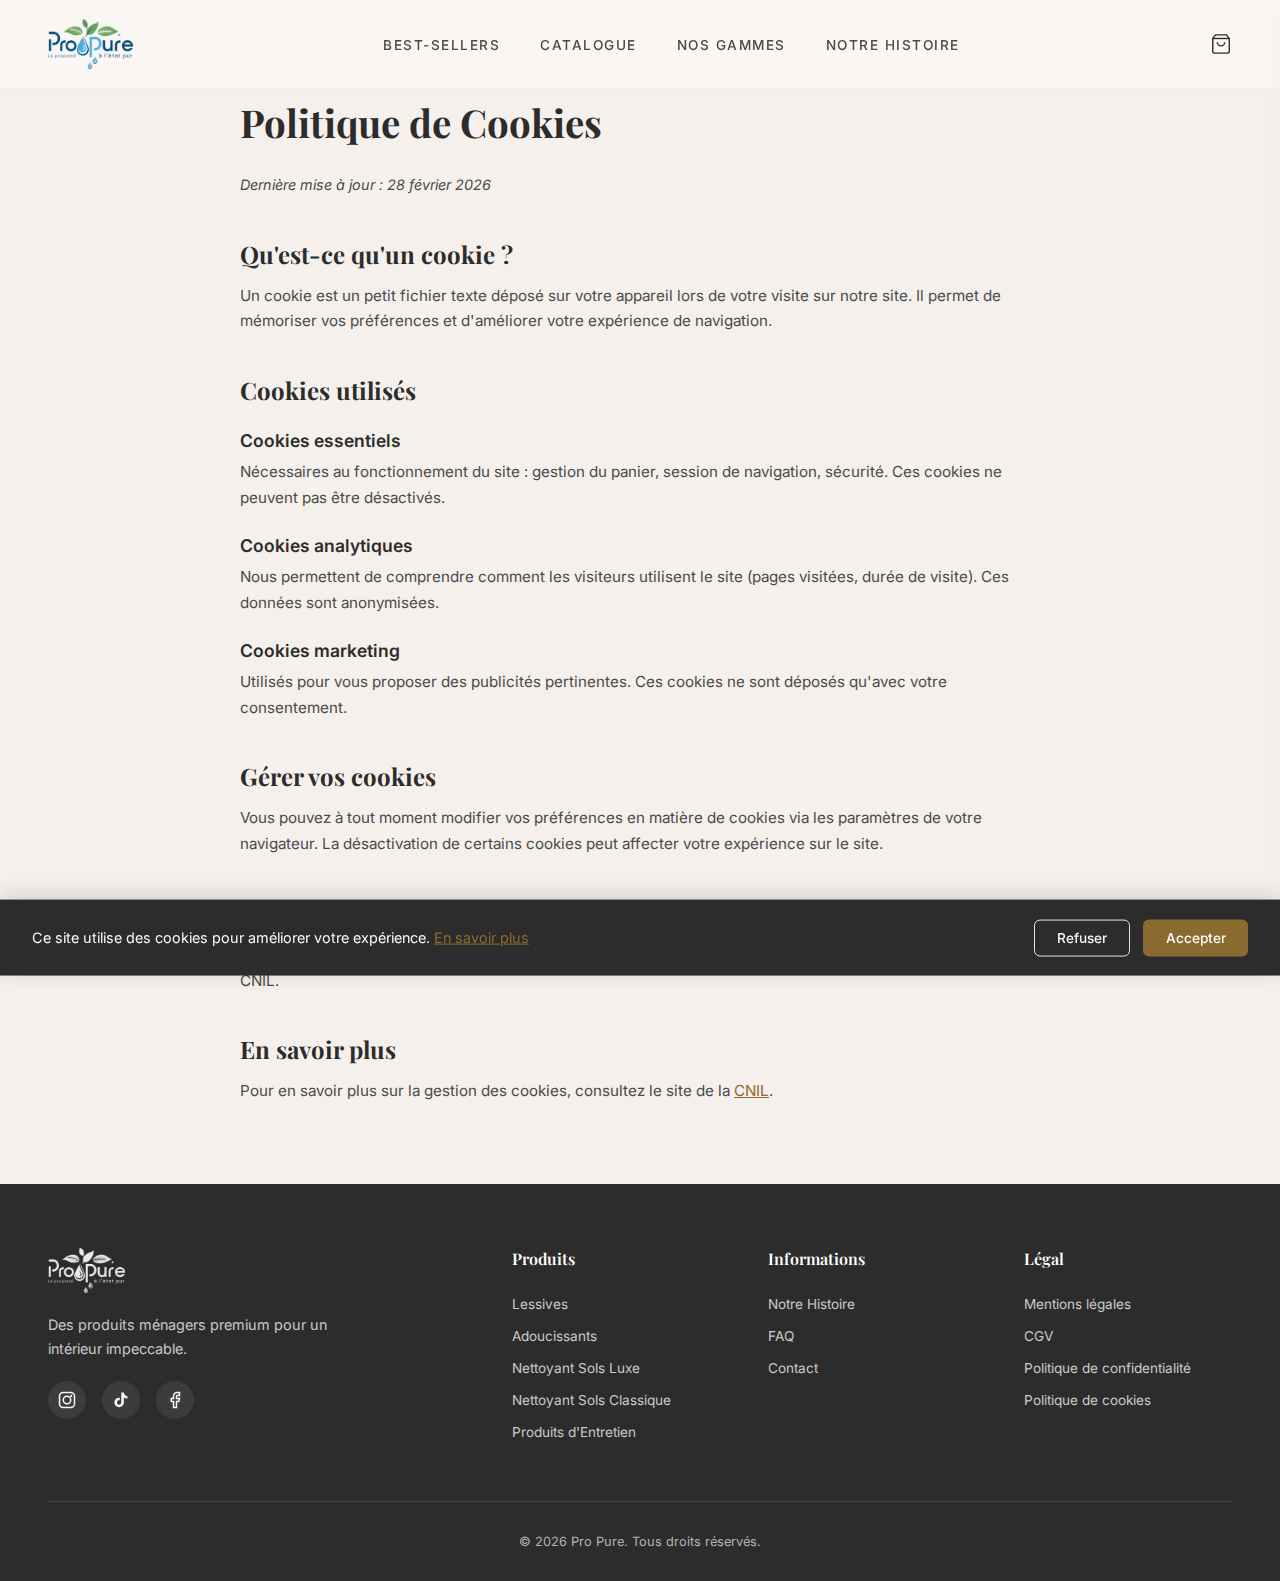
<file: cookies.html>
<!DOCTYPE html>
<html lang="fr">
<head>
  <meta charset="UTF-8" />
  <meta name="viewport" content="width=device-width, initial-scale=1.0" />
  <title>Politique de Cookies — Pro Pure</title>
  <meta name="description" content="Politique de cookies Pro Pure : types de cookies utilis&eacute;s, finalit&eacute;s et gestion de vos pr&eacute;f&eacute;rences." />
  <meta name="robots" content="index, follow" />
  <link rel="canonical" href="https://propure-site.vercel.app/cookies.html" />
  <link rel="icon" type="image/png" href="/img/logo.png" />
  <link rel="stylesheet" href="css/styles.css" />
  <link rel="preconnect" href="https://fonts.googleapis.com" />
  <link rel="preconnect" href="https://fonts.gstatic.com" crossorigin />
  <link href="https://fonts.googleapis.com/css2?family=Playfair+Display:wght@400;500;600;700&family=Inter:wght@300;400;500;600&display=swap" rel="stylesheet" />
</head>
<body>

<nav class="navbar" id="navbar" aria-label="Navigation principale">
  <a href="index.html" class="nav-logo"><img src="img/logo.png" alt="Pro Pure" class="nav-logo-img"></a>
  <ul class="nav-links">
    <li><a href="index.html#produits">Best-Sellers</a></li>
    <li><a href="catalogue.html">Catalogue</a></li>
    <li><a href="index.html#gammes">Nos Gammes</a></li>
    <li><a href="index.html#histoire">Notre Histoire</a></li>
  </ul>
  <button class="nav-cart" onclick="toggleCart()">
    <svg width="22" height="22" viewBox="0 0 24 24" fill="none" stroke="currentColor" stroke-width="1.5"><path d="M6 2L3 6v14a2 2 0 002 2h14a2 2 0 002-2V6l-3-4z"/><line x1="3" y1="6" x2="21" y2="6"/><path d="M16 10a4 4 0 01-8 0"/></svg>
    <span class="cart-badge" id="cartBadge">0</span>
  </button>
  <button class="burger-menu" id="burgerMenu" onclick="toggleMobileNav()">
    <span></span><span></span><span></span>
  </button>
</nav>
<div class="mobile-nav-overlay" id="mobileNavOverlay">
  <a href="index.html#produits" onclick="closeMobileNav()">Best-Sellers</a>
  <a href="catalogue.html" onclick="closeMobileNav()">Catalogue</a>
  <a href="index.html#gammes" onclick="closeMobileNav()">Nos Gammes</a>
  <a href="index.html#histoire" onclick="closeMobileNav()">Notre Histoire</a>
</div>

<main>
<section class="legal-page">
  <div class="legal-container">
    <h1>Politique de Cookies</h1>
    <p><em>Derni&egrave;re mise &agrave; jour : 28 f&eacute;vrier 2026</em></p>

    <h2>Qu'est-ce qu'un cookie ?</h2>
    <p>Un cookie est un petit fichier texte d&eacute;pos&eacute; sur votre appareil lors de votre visite sur notre site. Il permet de m&eacute;moriser vos pr&eacute;f&eacute;rences et d'am&eacute;liorer votre exp&eacute;rience de navigation.</p>

    <h2>Cookies utilis&eacute;s</h2>

    <h3>Cookies essentiels</h3>
    <p>N&eacute;cessaires au fonctionnement du site : gestion du panier, session de navigation, s&eacute;curit&eacute;. Ces cookies ne peuvent pas &ecirc;tre d&eacute;sactiv&eacute;s.</p>

    <h3>Cookies analytiques</h3>
    <p>Nous permettent de comprendre comment les visiteurs utilisent le site (pages visit&eacute;es, dur&eacute;e de visite). Ces donn&eacute;es sont anonymis&eacute;es.</p>

    <h3>Cookies marketing</h3>
    <p>Utilis&eacute;s pour vous proposer des publicit&eacute;s pertinentes. Ces cookies ne sont d&eacute;pos&eacute;s qu'avec votre consentement.</p>

    <h2>G&eacute;rer vos cookies</h2>
    <p>Vous pouvez &agrave; tout moment modifier vos pr&eacute;f&eacute;rences en mati&egrave;re de cookies via les param&egrave;tres de votre navigateur. La d&eacute;sactivation de certains cookies peut affecter votre exp&eacute;rience sur le site.</p>

    <h2>Dur&eacute;e de conservation</h2>
    <p>Les cookies sont conserv&eacute;s pour une dur&eacute;e maximale de 13 mois conform&eacute;ment aux recommandations de la CNIL.</p>

    <h2>En savoir plus</h2>
    <p>Pour en savoir plus sur la gestion des cookies, consultez le site de la <a href="https://www.cnil.fr/fr/cookies-et-autres-traceurs" target="_blank" rel="noopener">CNIL</a>.</p>
  </div>
</section>
</main>

<footer class="footer" role="contentinfo">
  <div class="footer-grid">
    <div class="footer-brand">
      <a href="index.html" class="nav-logo"><img src="img/logo.png" alt="Pro Pure" class="nav-logo-img footer-logo-img"></a>
      <p>Des produits m&eacute;nagers premium pour un int&eacute;rieur impeccable.</p>
      <div class="footer-social">
        <a href="https://instagram.com/propure.fr" target="_blank" rel="noopener" aria-label="Instagram"><svg viewBox="0 0 24 24" fill="none" stroke="currentColor" stroke-width="2"><rect x="2" y="2" width="20" height="20" rx="5"/><circle cx="12" cy="12" r="5"/><circle cx="17.5" cy="6.5" r="1.5" fill="currentColor" stroke="none"/></svg></a>
        <a href="https://tiktok.com/@propure.fr" target="_blank" rel="noopener" aria-label="TikTok"><svg viewBox="0 0 24 24" fill="currentColor"><path d="M19.59 6.69a4.83 4.83 0 01-3.77-4.25V2h-3.45v13.67a2.89 2.89 0 01-2.88 2.5 2.89 2.89 0 01-2.89-2.89 2.89 2.89 0 012.89-2.89c.28 0 .54.04.79.1v-3.5a6.37 6.37 0 00-.79-.05A6.34 6.34 0 003.15 15.2a6.34 6.34 0 006.34 6.34 6.34 6.34 0 006.34-6.34V8.73a8.19 8.19 0 004.76 1.52v-3.4a4.85 4.85 0 01-1-.16z"/></svg></a>
        <a href="https://facebook.com/propure.fr" target="_blank" rel="noopener" aria-label="Facebook"><svg viewBox="0 0 24 24" fill="none" stroke="currentColor" stroke-width="2"><path d="M18 2h-3a5 5 0 00-5 5v3H7v4h3v8h4v-8h3l1-4h-4V7a1 1 0 011-1h3z"/></svg></a>
      </div>
    </div>
    <div class="footer-col">
      <h4>Produits</h4>
      <ul>
        <li><a href="catalogue.html?filter=lessives">Lessives</a></li>
        <li><a href="catalogue.html?filter=adoucissants">Adoucissants</a></li>
        <li><a href="catalogue.html?filter=nettoyant-luxe">Nettoyant Sols Luxe</a></li>
        <li><a href="catalogue.html?filter=nettoyant-classique">Nettoyant Sols Classique</a></li>
        <li><a href="catalogue.html?filter=entretien">Produits d'Entretien</a></li>
      </ul>
    </div>
    <div class="footer-col">
      <h4>Informations</h4>
      <ul>
        <li><a href="index.html#histoire">Notre Histoire</a></li>
        <li><a href="faq.html">FAQ</a></li>
        <li><a href="faq.html#contact">Contact</a></li>
      </ul>
    </div>
    <div class="footer-col">
      <h4>L&eacute;gal</h4>
      <ul>
        <li><a href="mentions-legales.html">Mentions l&eacute;gales</a></li>
        <li><a href="cgv.html">CGV</a></li>
        <li><a href="confidentialite.html">Politique de confidentialit&eacute;</a></li>
        <li><a href="cookies.html">Politique de cookies</a></li>
      </ul>
    </div>
  </div>
  <div class="footer-bottom">
    &copy; 2026 Pro Pure. Tous droits r&eacute;serv&eacute;s.
  </div>
</footer>

<div class="cart-overlay" id="cartOverlay" onclick="toggleCart()"></div>
<div class="cart-drawer" id="cartDrawer"><div class="cart-header"><h3>Votre Panier</h3><button class="cart-close" onclick="toggleCart()">&times;</button></div><div class="cart-items" id="cartItems"><p class="cart-empty">Votre panier est vide</p></div><div class="cart-footer" id="cartFooter" style="display:none;"><div class="cart-total"><span>Total</span><span id="cartTotal">0,00&euro;</span></div><button class="cart-checkout-btn" onclick="goToCheckout()">Passer Commande</button></div></div>
<div class="cart-toast" id="cartToast">Produit ajout&eacute; au panier !</div>
<script src="https://sdks.shopifycdn.com/buy-button/latest/buy-button-storefront.min.js"></script>
<script src="js/shopify.js?v=2"></script>
<script src="js/main.js?v=2"></script>
<script src="js/animations.js?v=2"></script>
<!-- Cookie Consent Banner -->
<div class="cookie-banner" id="cookieBanner">
  <p>Ce site utilise des cookies pour améliorer votre expérience. <a href="cookies.html">En savoir plus</a></p>
  <div class="cookie-btns">
    <button class="cookie-btn cookie-btn-refuse" onclick="setCookieConsent(false)">Refuser</button>
    <button class="cookie-btn cookie-btn-accept" onclick="setCookieConsent(true)">Accepter</button>
  </div>
</div>
<script>
function setCookieConsent(accepted) {
  localStorage.setItem("cookieConsent", accepted ? "accepted" : "refused");
  document.getElementById("cookieBanner").classList.remove("show");
}
if (!localStorage.getItem("cookieConsent")) {
  setTimeout(function() { document.getElementById("cookieBanner").classList.add("show"); }, 1500);
}
</script>
</body>
</html>
</file>
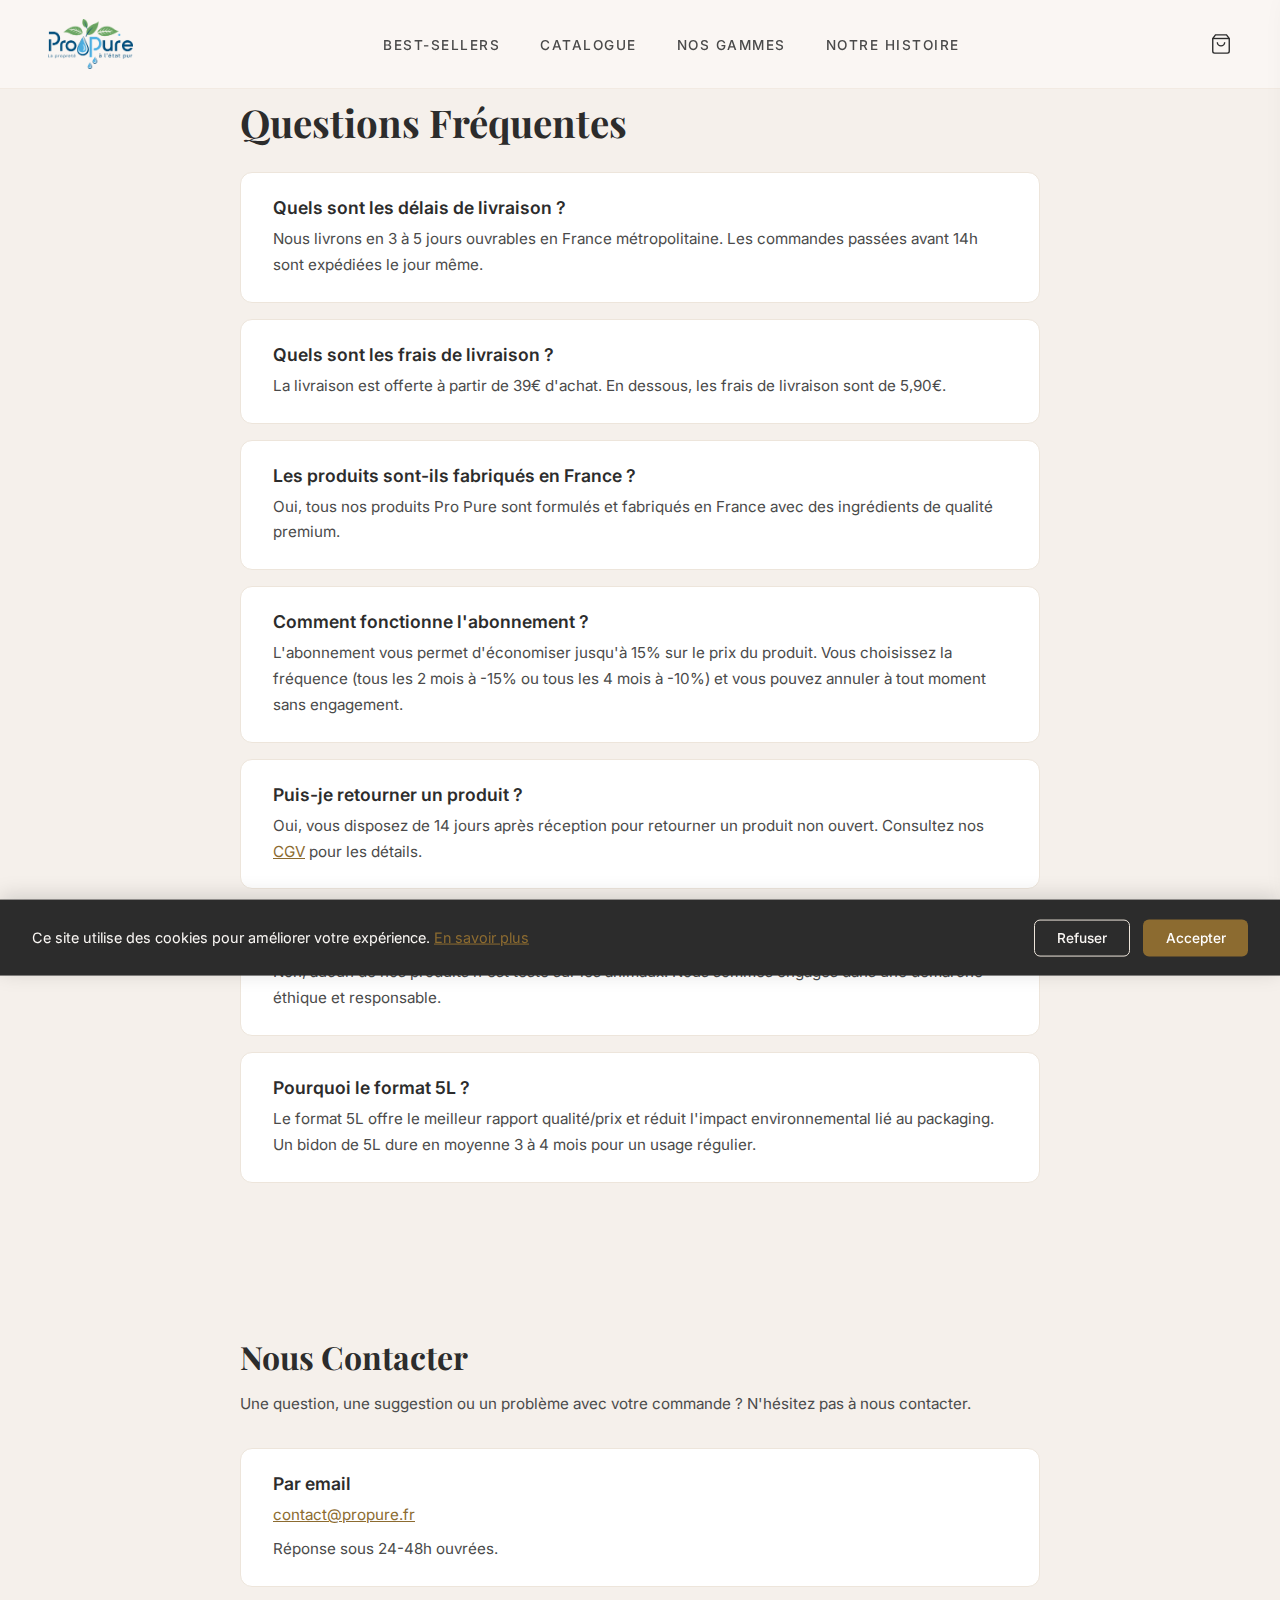
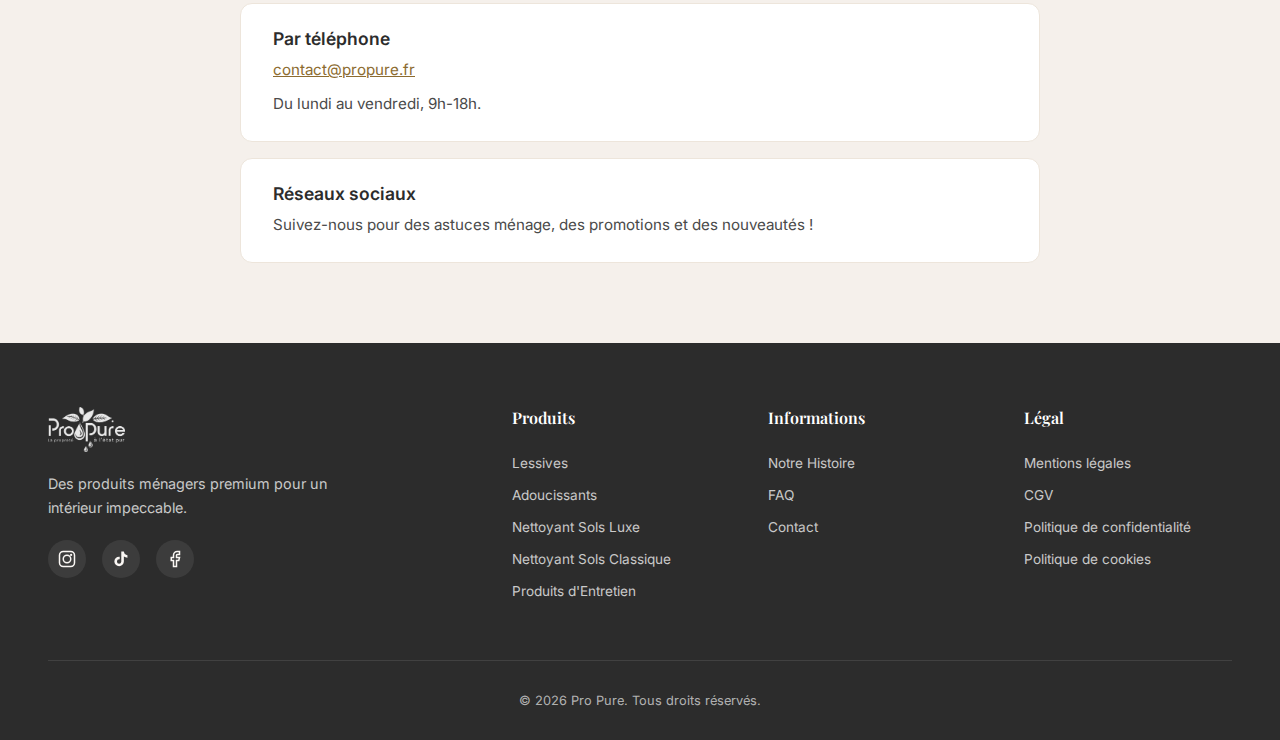
<file: faq.html>
<!DOCTYPE html>
<html lang="fr">
<head>
  <meta charset="UTF-8" />
  <meta name="viewport" content="width=device-width, initial-scale=1.0" />
  <title>FAQ &amp; Contact — Pro Pure</title>
  <meta name="description" content="Trouvez les r&eacute;ponses &agrave; vos questions sur Pro Pure : livraison, abonnement, retours, fabrication en France. Contactez-nous par email ou t&eacute;l&eacute;phone." />
  <meta name="robots" content="index, follow" />
  <link rel="canonical" href="https://propure-site.vercel.app/faq.html" />
  <link rel="icon" type="image/png" href="/img/logo.png" />
  <script type="application/ld+json">
  {"@context":"https://schema.org","@type":"FAQPage","mainEntity":[{"@type":"Question","name":"Quels sont les d\u00e9lais de livraison ?","acceptedAnswer":{"@type":"Answer","text":"Nous livrons en 3 \u00e0 5 jours ouvrables en France m\u00e9tropolitaine. Les commandes pass\u00e9es avant 14h sont exp\u00e9di\u00e9es le jour m\u00eame."}},{"@type":"Question","name":"Quels sont les frais de livraison ?","acceptedAnswer":{"@type":"Answer","text":"La livraison est offerte \u00e0 partir de 39\u20ac d'achat. En dessous, les frais de livraison sont de 5,90\u20ac."}},{"@type":"Question","name":"Les produits sont-ils fabriqu\u00e9s en France ?","acceptedAnswer":{"@type":"Answer","text":"Oui, tous nos produits Pro Pure sont formul\u00e9s et fabriqu\u00e9s en France avec des ingr\u00e9dients de qualit\u00e9 premium."}},{"@type":"Question","name":"Comment fonctionne l'abonnement ?","acceptedAnswer":{"@type":"Answer","text":"L'abonnement vous permet d'\u00e9conomiser jusqu'\u00e0 15% sur le prix du produit. Vous choisissez la fr\u00e9quence (tous les 2 ou 4 mois) et vous pouvez annuler \u00e0 tout moment sans engagement."}},{"@type":"Question","name":"Puis-je retourner un produit ?","acceptedAnswer":{"@type":"Answer","text":"Oui, vous disposez de 14 jours apr\u00e8s r\u00e9ception pour retourner un produit non ouvert."}},{"@type":"Question","name":"Les produits sont-ils test\u00e9s sur les animaux ?","acceptedAnswer":{"@type":"Answer","text":"Non, aucun de nos produits n'est test\u00e9 sur les animaux."}},{"@type":"Question","name":"Pourquoi le format 5L ?","acceptedAnswer":{"@type":"Answer","text":"Le format 5L offre le meilleur rapport qualit\u00e9/prix et r\u00e9duit l'impact environnemental li\u00e9 au packaging. Un bidon de 5L dure en moyenne 3 \u00e0 4 mois pour un usage r\u00e9gulier."}}]}
  </script>
  <link rel="stylesheet" href="css/styles.css" />
  <link rel="preconnect" href="https://fonts.googleapis.com" />
  <link rel="preconnect" href="https://fonts.gstatic.com" crossorigin />
  <link rel="preconnect" href="https://2gchuh-tt.myshopify.com" crossorigin />
  <link href="https://fonts.googleapis.com/css2?family=Playfair+Display:wght@400;500;600;700&family=Inter:wght@300;400;500;600&display=swap" rel="stylesheet" />
</head>
<body>

<a href="#main-content" class="skip-link">Aller au contenu principal</a>

<nav class="navbar" id="navbar" aria-label="Navigation principale">
  <a href="index.html" class="nav-logo"><img src="img/logo.png" alt="Pro Pure" class="nav-logo-img"></a>
  <ul class="nav-links">
    <li><a href="index.html#produits">Best-Sellers</a></li>
    <li><a href="catalogue.html">Catalogue</a></li>
    <li><a href="index.html#gammes">Nos Gammes</a></li>
    <li><a href="index.html#histoire">Notre Histoire</a></li>
  </ul>
  <button class="nav-cart" onclick="toggleCart()" aria-label="Panier">
    <svg width="22" height="22" viewBox="0 0 24 24" fill="none" stroke="currentColor" stroke-width="1.5"><path d="M6 2L3 6v14a2 2 0 002 2h14a2 2 0 002-2V6l-3-4z"/><line x1="3" y1="6" x2="21" y2="6"/><path d="M16 10a4 4 0 01-8 0"/></svg>
    <span class="cart-badge" id="cartBadge">0</span>
  </button>
  <button class="burger-menu" id="burgerMenu" onclick="toggleMobileNav()" aria-label="Menu de navigation" aria-expanded="false">
    <span></span><span></span><span></span>
  </button>
</nav>
<div class="mobile-nav-overlay" id="mobileNavOverlay">
  <a href="index.html#produits" onclick="closeMobileNav()">Best-Sellers</a>
  <a href="catalogue.html" onclick="closeMobileNav()">Catalogue</a>
  <a href="index.html#gammes" onclick="closeMobileNav()">Nos Gammes</a>
  <a href="index.html#histoire" onclick="closeMobileNav()">Notre Histoire</a>
</div>

<main id="main-content">
<section class="legal-page">
  <div class="legal-container">
    <h1>Questions Fr&eacute;quentes</h1>

    <div class="faq-item">
      <h3>Quels sont les d&eacute;lais de livraison ?</h3>
      <p>Nous livrons en 3 &agrave; 5 jours ouvrables en France m&eacute;tropolitaine. Les commandes pass&eacute;es avant 14h sont exp&eacute;di&eacute;es le jour m&ecirc;me.</p>
    </div>

    <div class="faq-item">
      <h3>Quels sont les frais de livraison ?</h3>
      <p>La livraison est offerte &agrave; partir de 39&euro; d'achat. En dessous, les frais de livraison sont de 5,90&euro;.</p>
    </div>

    <div class="faq-item">
      <h3>Les produits sont-ils fabriqu&eacute;s en France ?</h3>
      <p>Oui, tous nos produits Pro Pure sont formul&eacute;s et fabriqu&eacute;s en France avec des ingr&eacute;dients de qualit&eacute; premium.</p>
    </div>

    <div class="faq-item">
      <h3>Comment fonctionne l'abonnement ?</h3>
      <p>L'abonnement vous permet d'&eacute;conomiser jusqu'&agrave; 15% sur le prix du produit. Vous choisissez la fr&eacute;quence (tous les 2 mois &agrave; -15% ou tous les 4 mois &agrave; -10%) et vous pouvez annuler &agrave; tout moment sans engagement.</p>
    </div>

    <div class="faq-item">
      <h3>Puis-je retourner un produit ?</h3>
      <p>Oui, vous disposez de 14 jours apr&egrave;s r&eacute;ception pour retourner un produit non ouvert. Consultez nos <a href="cgv.html">CGV</a> pour les d&eacute;tails.</p>
    </div>

    <div class="faq-item">
      <h3>Les produits sont-ils test&eacute;s sur les animaux ?</h3>
      <p>Non, aucun de nos produits n'est test&eacute; sur les animaux. Nous sommes engag&eacute;s dans une d&eacute;marche &eacute;thique et responsable.</p>
    </div>

    <div class="faq-item">
      <h3>Pourquoi le format 5L ?</h3>
      <p>Le format 5L offre le meilleur rapport qualit&eacute;/prix et r&eacute;duit l'impact environnemental li&eacute; au packaging. Un bidon de 5L dure en moyenne 3 &agrave; 4 mois pour un usage r&eacute;gulier.</p>
    </div>
  </div>
</section>

<section class="legal-page" id="contact" style="padding-top: 2rem;">
  <div class="legal-container">
    <h2 style="font-family: var(--font-display); font-size: 2rem;">Nous Contacter</h2>
    <p>Une question, une suggestion ou un probl&egrave;me avec votre commande ? N'h&eacute;sitez pas &agrave; nous contacter.</p>

    <div class="contact-info" style="margin-top: 2rem;">
      <div class="faq-item">
        <h3>Par email</h3>
        <p><a href="mailto:contact@propure.fr" style="color: var(--gold);">contact@propure.fr</a></p>
        <p>R&eacute;ponse sous 24-48h ouvr&eacute;es.</p>
      </div>

      <div class="faq-item">
        <h3>Par t&eacute;l&eacute;phone</h3>
        <p><a href="mailto:contact@propure.fr" style="color: var(--gold);">contact@propure.fr</a></p>
        <p>Du lundi au vendredi, 9h-18h.</p>
      </div>

      <div class="faq-item">
        <h3>R&eacute;seaux sociaux</h3>
        <p>Suivez-nous pour des astuces m&eacute;nage, des promotions et des nouveaut&eacute;s !</p>
      </div>
    </div>
  </div>
</section>
</main>

<footer class="footer" role="contentinfo">
  <div class="footer-grid">
    <div class="footer-brand">
      <a href="index.html" class="nav-logo"><img src="img/logo.png" alt="Pro Pure" class="nav-logo-img footer-logo-img"></a>
      <p>Des produits m&eacute;nagers premium pour un int&eacute;rieur impeccable.</p>
      <div class="footer-social">
        <a href="https://instagram.com/propure.fr" target="_blank" rel="noopener" aria-label="Instagram"><svg viewBox="0 0 24 24" fill="none" stroke="currentColor" stroke-width="2"><rect x="2" y="2" width="20" height="20" rx="5"/><circle cx="12" cy="12" r="5"/><circle cx="17.5" cy="6.5" r="1.5" fill="currentColor" stroke="none"/></svg></a>
        <a href="https://tiktok.com/@propure.fr" target="_blank" rel="noopener" aria-label="TikTok"><svg viewBox="0 0 24 24" fill="currentColor"><path d="M19.59 6.69a4.83 4.83 0 01-3.77-4.25V2h-3.45v13.67a2.89 2.89 0 01-2.88 2.5 2.89 2.89 0 01-2.89-2.89 2.89 2.89 0 012.89-2.89c.28 0 .54.04.79.1v-3.5a6.37 6.37 0 00-.79-.05A6.34 6.34 0 003.15 15.2a6.34 6.34 0 006.34 6.34 6.34 6.34 0 006.34-6.34V8.73a8.19 8.19 0 004.76 1.52v-3.4a4.85 4.85 0 01-1-.16z"/></svg></a>
        <a href="https://facebook.com/propure.fr" target="_blank" rel="noopener" aria-label="Facebook"><svg viewBox="0 0 24 24" fill="none" stroke="currentColor" stroke-width="2"><path d="M18 2h-3a5 5 0 00-5 5v3H7v4h3v8h4v-8h3l1-4h-4V7a1 1 0 011-1h3z"/></svg></a>
      </div>
    </div>
    <div class="footer-col">
      <h4>Produits</h4>
      <ul>
        <li><a href="catalogue.html?filter=lessives">Lessives</a></li>
        <li><a href="catalogue.html?filter=adoucissants">Adoucissants</a></li>
        <li><a href="catalogue.html?filter=nettoyant-luxe">Nettoyant Sols Luxe</a></li>
        <li><a href="catalogue.html?filter=nettoyant-classique">Nettoyant Sols Classique</a></li>
        <li><a href="catalogue.html?filter=entretien">Produits d'Entretien</a></li>
      </ul>
    </div>
    <div class="footer-col">
      <h4>Informations</h4>
      <ul>
        <li><a href="index.html#histoire">Notre Histoire</a></li>
        <li><a href="faq.html">FAQ</a></li>
        <li><a href="faq.html#contact">Contact</a></li>
      </ul>
    </div>
    <div class="footer-col">
      <h4>L&eacute;gal</h4>
      <ul>
        <li><a href="mentions-legales.html">Mentions l&eacute;gales</a></li>
        <li><a href="cgv.html">CGV</a></li>
        <li><a href="confidentialite.html">Politique de confidentialit&eacute;</a></li>
        <li><a href="cookies.html">Politique de cookies</a></li>
      </ul>
    </div>
  </div>
  <div class="footer-bottom">
    &copy; 2026 Pro Pure. Tous droits r&eacute;serv&eacute;s.
  </div>
</footer>

<div class="cart-overlay" id="cartOverlay" onclick="toggleCart()"></div>
<div class="cart-drawer" id="cartDrawer"><div class="cart-header"><h3>Votre Panier</h3><button class="cart-close" onclick="toggleCart()">&times;</button></div><div class="cart-items" id="cartItems"><p class="cart-empty">Votre panier est vide</p></div><div class="cart-footer" id="cartFooter" style="display:none;"><div class="cart-total"><span>Total</span><span id="cartTotal">0,00&euro;</span></div><button class="cart-checkout-btn" onclick="goToCheckout()">Passer Commande</button></div></div>
<div class="cart-toast" id="cartToast" role="status" aria-live="polite">Produit ajout&eacute; au panier !</div>
<script src="js/shopify.js?v=2" defer></script>
<script src="js/main.js?v=2" defer></script>
<script src="js/animations.js?v=2" defer></script>
<!-- Cookie Consent Banner -->
<div class="cookie-banner" id="cookieBanner" role="dialog" aria-label="Consentement cookies">
  <p>Ce site utilise des cookies pour améliorer votre expérience. <a href="cookies.html">En savoir plus</a></p>
  <div class="cookie-btns">
    <button class="cookie-btn cookie-btn-refuse" onclick="setCookieConsent(false)">Refuser</button>
    <button class="cookie-btn cookie-btn-accept" onclick="setCookieConsent(true)">Accepter</button>
  </div>
</div>
<script>
function setCookieConsent(accepted) {
  localStorage.setItem("cookieConsent", accepted ? "accepted" : "refused");
  document.getElementById("cookieBanner").classList.remove("show");
}
if (!localStorage.getItem("cookieConsent")) {
  setTimeout(function() { document.getElementById("cookieBanner").classList.add("show"); }, 1500);
}
</script>
</body>
</html>
</file>
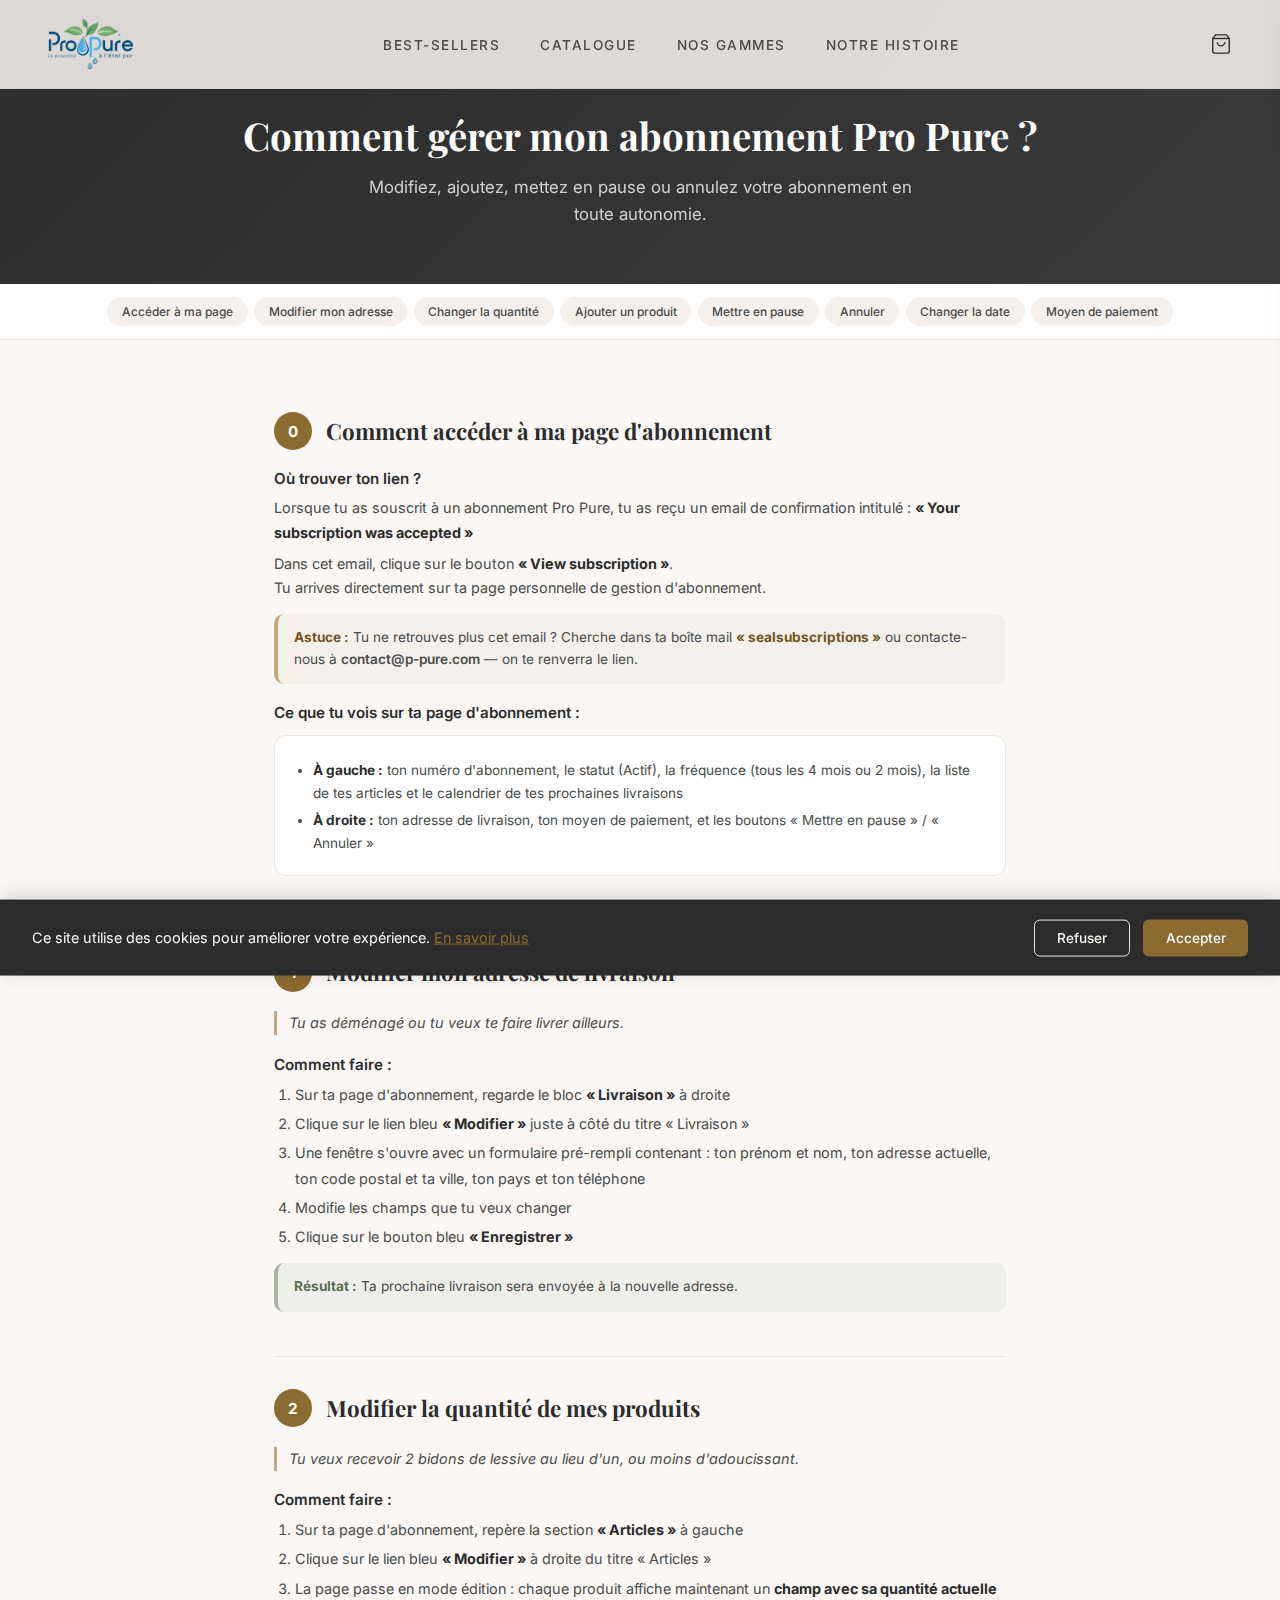
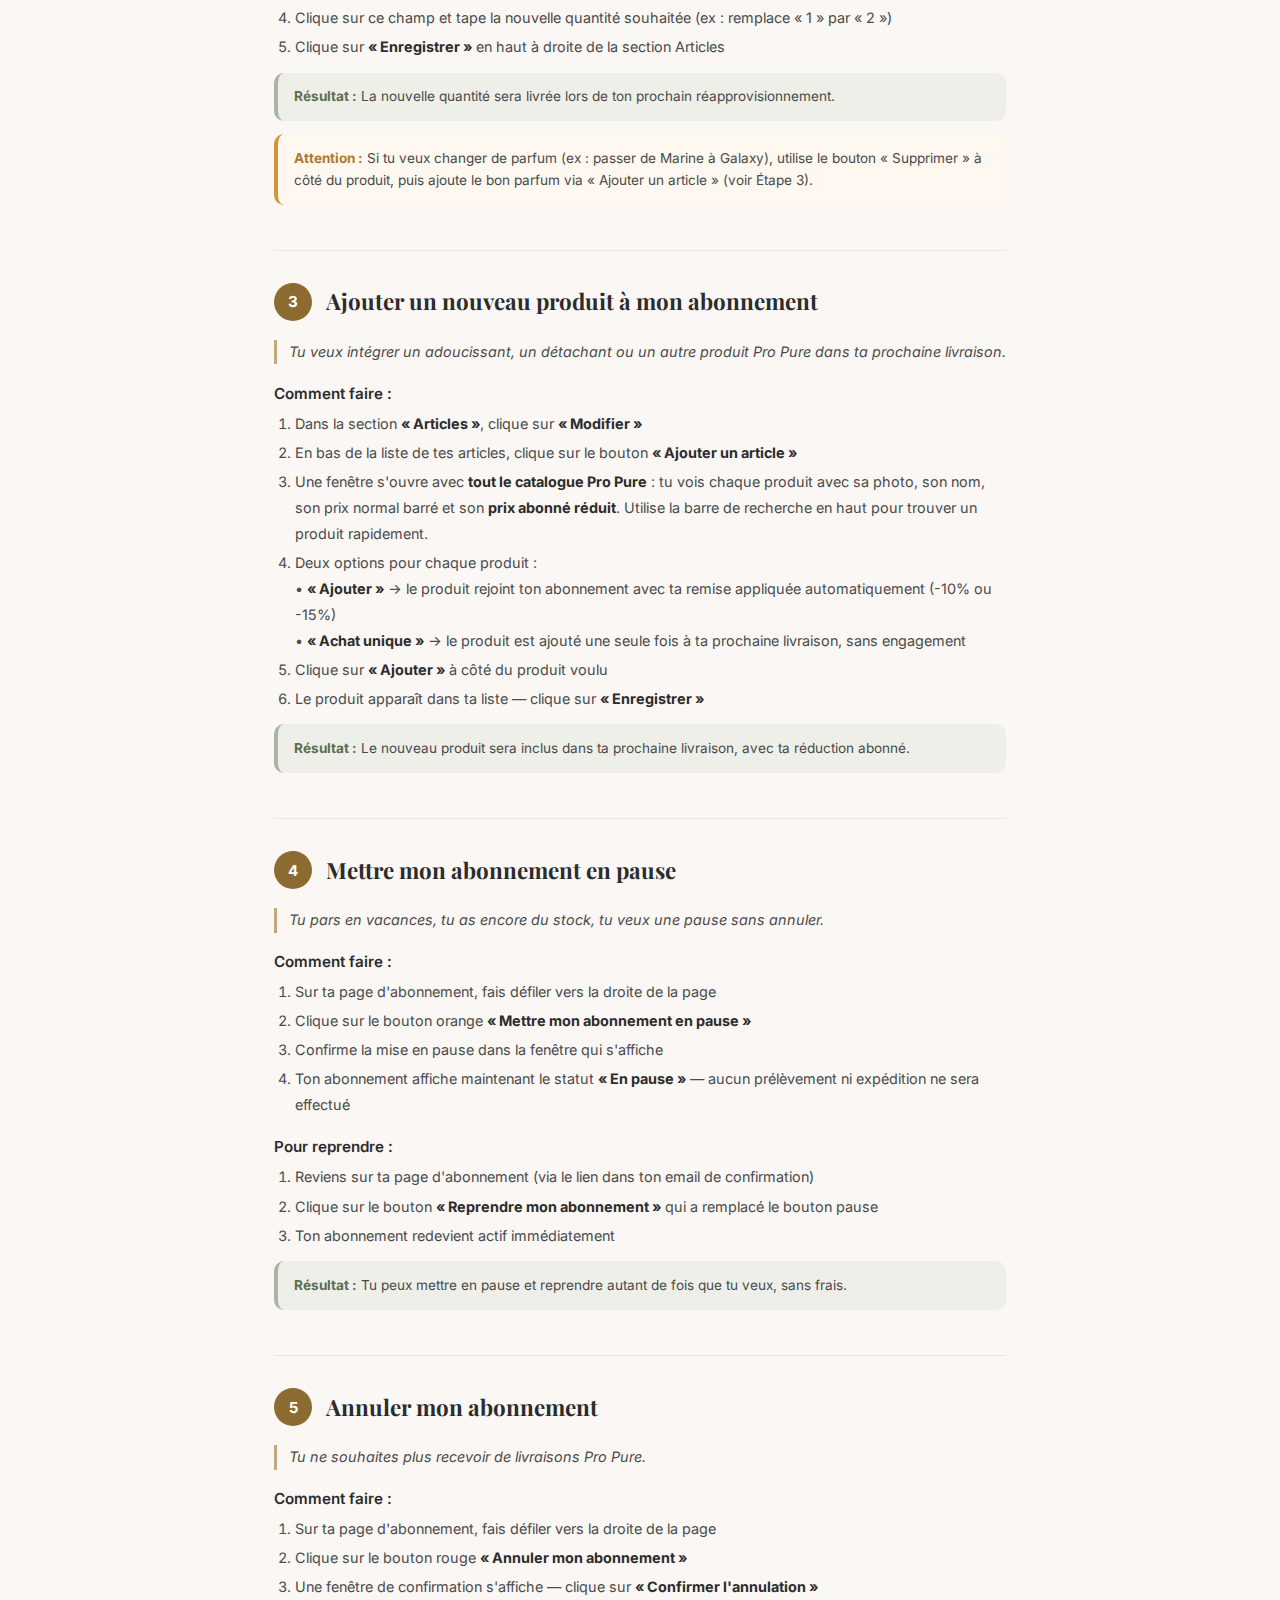
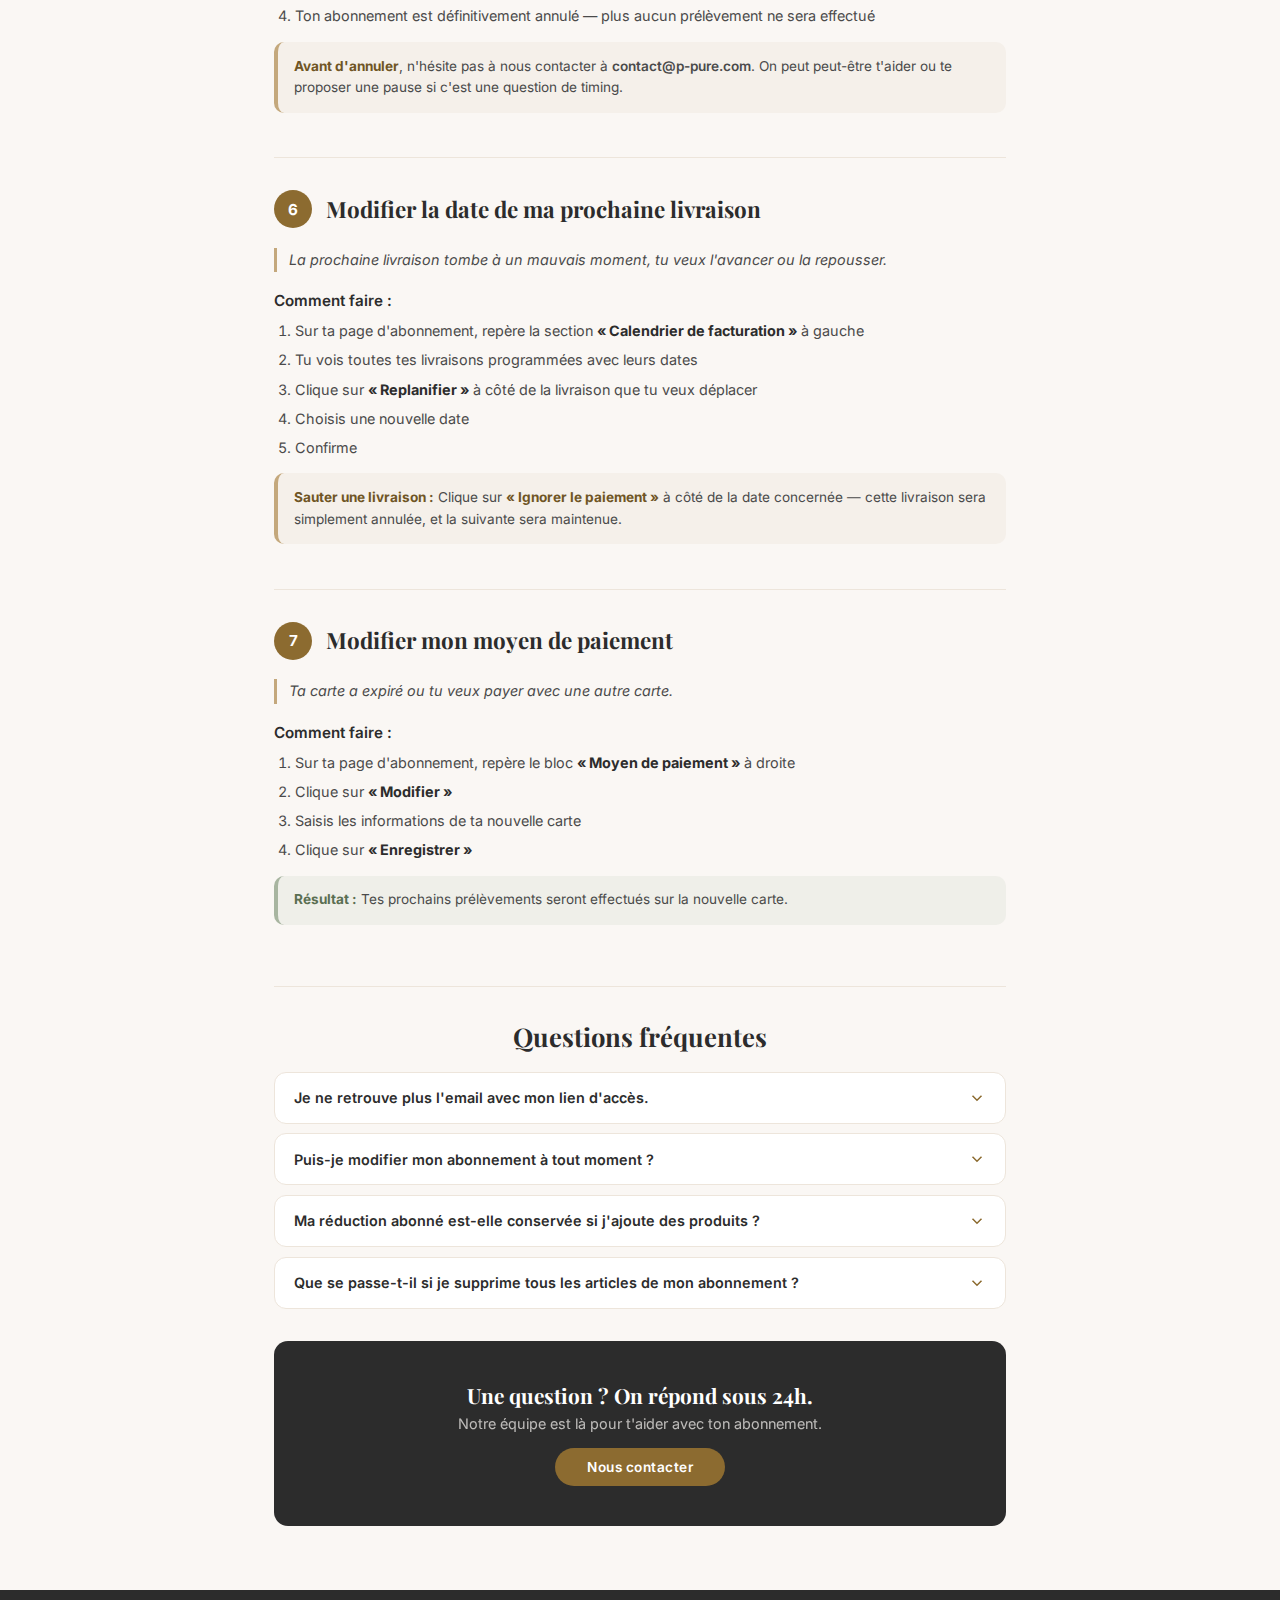
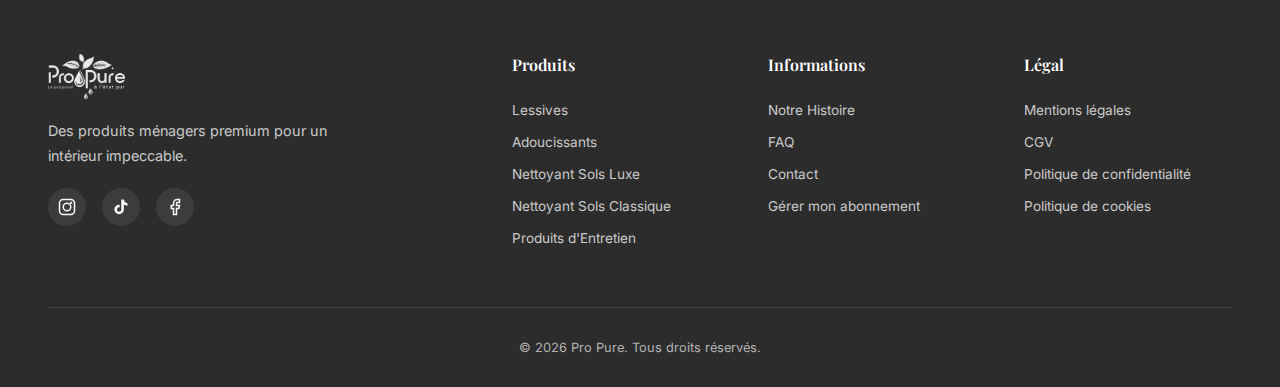
<file: gerer-abonnement.html>
<!DOCTYPE html>
<html lang="fr">
<head>
<meta charset="UTF-8" />
<meta name="viewport" content="width=device-width, initial-scale=1.0" />
<title>G&eacute;rer mon abonnement &mdash; Pro Pure</title>
<meta name="description" content="Modifiez, mettez en pause ou annulez votre abonnement Pro Pure en toute autonomie. Guide complet &eacute;tape par &eacute;tape." />
<meta name="robots" content="index, follow" />
<link rel="canonical" href="https://propure-site.vercel.app/gerer-abonnement.html" />
<link rel="icon" type="image/png" href="/img/logo.png" />
<link rel="preconnect" href="https://fonts.googleapis.com" />
<link rel="preconnect" href="https://fonts.gstatic.com" crossorigin />
<link rel="preconnect" href="https://2gchuh-tt.myshopify.com" crossorigin />
<link href="https://fonts.googleapis.com/css2?family=Playfair+Display:wght@400;500;600;700&family=Inter:wght@300;400;500;600&display=swap" rel="stylesheet" />
<link rel="stylesheet" href="css/styles.css?v=5" />
<link rel="stylesheet" href="css/gerer-abonnement.css?v=1" />
</head>
<body>

<a href="#main-content" class="skip-link">Aller au contenu principal</a>

<nav class="navbar" id="navbar" aria-label="Navigation principale">
  <a href="index.html" class="nav-logo"><img src="img/logo.png" alt="Pro Pure" class="nav-logo-img"></a>
  <ul class="nav-links">
    <li><a href="index.html#produits">Best-Sellers</a></li>
    <li><a href="catalogue.html">Catalogue</a></li>
    <li><a href="index.html#gammes">Nos Gammes</a></li>
    <li><a href="index.html#histoire">Notre Histoire</a></li>
  </ul>
  <button class="nav-cart" onclick="toggleCart()" aria-label="Panier">
    <svg width="22" height="22" viewBox="0 0 24 24" fill="none" stroke="currentColor" stroke-width="1.5"><path d="M6 2L3 6v14a2 2 0 002 2h14a2 2 0 002-2V6l-3-4z"/><line x1="3" y1="6" x2="21" y2="6"/><path d="M16 10a4 4 0 01-8 0"/></svg>
    <span class="cart-badge" id="cartBadge">0</span>
  </button>
  <button class="burger-menu" id="burgerMenu" onclick="toggleMobileNav()" aria-label="Menu de navigation" aria-expanded="false">
    <span></span><span></span><span></span>
  </button>
</nav>
<div class="mobile-nav-overlay" id="mobileNavOverlay">
  <a href="index.html#produits" onclick="closeMobileNav()">Best-Sellers</a>
  <a href="catalogue.html" onclick="closeMobileNav()">Catalogue</a>
  <a href="index.html#gammes" onclick="closeMobileNav()">Nos Gammes</a>
  <a href="index.html#histoire" onclick="closeMobileNav()">Notre Histoire</a>
</div>

<main id="main-content">

<!-- HERO -->
<section class="abo-hero">
  <h1>Comment g&eacute;rer mon abonnement Pro Pure ?</h1>
  <p>Modifiez, ajoutez, mettez en pause ou annulez votre abonnement en toute autonomie.</p>
</section>

<!-- NAVIGATION RAPIDE -->
<nav class="abo-quicknav" aria-label="Navigation rapide">
  <div class="abo-quicknav-inner">
    <a href="#etape-0">Acc&eacute;der &agrave; ma page</a>
    <a href="#etape-1">Modifier mon adresse</a>
    <a href="#etape-2">Changer la quantit&eacute;</a>
    <a href="#etape-3">Ajouter un produit</a>
    <a href="#etape-4">Mettre en pause</a>
    <a href="#etape-5">Annuler</a>
    <a href="#etape-6">Changer la date</a>
    <a href="#etape-7">Moyen de paiement</a>
  </div>
</nav>

<div class="abo-container">

<!-- ÉTAPE 0 -->
<article class="abo-step" id="etape-0">
  <div class="abo-step-header">
    <span class="abo-step-number">0</span>
    <h2>Comment acc&eacute;der &agrave; ma page d'abonnement</h2>
  </div>

  <h3>O&ugrave; trouver ton lien ?</h3>
  <p>Lorsque tu as souscrit &agrave; un abonnement Pro Pure, tu as re&ccedil;u un email de confirmation intitul&eacute; : <strong>&laquo; Your subscription was accepted &raquo;</strong></p>
  <p>Dans cet email, clique sur le bouton <strong>&laquo; View subscription &raquo;</strong>.<br/>Tu arrives directement sur ta page personnelle de gestion d'abonnement.</p>

  <div class="abo-box abo-box-tip">
    <strong>Astuce :</strong> Tu ne retrouves plus cet email ? Cherche dans ta bo&icirc;te mail <strong>&laquo; sealsubscriptions &raquo;</strong> ou contacte-nous &agrave; <a href="mailto:contact@p-pure.com" style="color:var(--abo-cyan);font-weight:600;">contact@p-pure.com</a> &mdash; on te renverra le lien.
  </div>

  <h3>Ce que tu vois sur ta page d'abonnement :</h3>
  <div class="abo-visual-desc">
    <ul>
      <li><strong>&Agrave; gauche :</strong> ton num&eacute;ro d'abonnement, le statut (Actif), la fr&eacute;quence (tous les 4 mois ou 2 mois), la liste de tes articles et le calendrier de tes prochaines livraisons</li>
      <li><strong>&Agrave; droite :</strong> ton adresse de livraison, ton moyen de paiement, et les boutons &laquo; Mettre en pause &raquo; / &laquo; Annuler &raquo;</li>
    </ul>
  </div>
</article>

<!-- ÉTAPE 1 -->
<article class="abo-step" id="etape-1">
  <div class="abo-step-header">
    <span class="abo-step-number">1</span>
    <h2>Modifier mon adresse de livraison</h2>
  </div>

  <p class="abo-step-situation">Tu as d&eacute;m&eacute;nag&eacute; ou tu veux te faire livrer ailleurs.</p>

  <h3>Comment faire :</h3>
  <ol>
    <li>Sur ta page d'abonnement, regarde le bloc <strong>&laquo; Livraison &raquo;</strong> &agrave; droite</li>
    <li>Clique sur le lien bleu <strong>&laquo; Modifier &raquo;</strong> juste &agrave; c&ocirc;t&eacute; du titre &laquo; Livraison &raquo;</li>
    <li>Une fen&ecirc;tre s'ouvre avec un formulaire pr&eacute;-rempli contenant : ton pr&eacute;nom et nom, ton adresse actuelle, ton code postal et ta ville, ton pays et ton t&eacute;l&eacute;phone</li>
    <li>Modifie les champs que tu veux changer</li>
    <li>Clique sur le bouton bleu <strong>&laquo; Enregistrer &raquo;</strong></li>
  </ol>

  <div class="abo-box abo-box-success">
    <strong>R&eacute;sultat :</strong> Ta prochaine livraison sera envoy&eacute;e &agrave; la nouvelle adresse.
  </div>
</article>

<!-- ÉTAPE 2 -->
<article class="abo-step" id="etape-2">
  <div class="abo-step-header">
    <span class="abo-step-number">2</span>
    <h2>Modifier la quantit&eacute; de mes produits</h2>
  </div>

  <p class="abo-step-situation">Tu veux recevoir 2 bidons de lessive au lieu d'un, ou moins d'adoucissant.</p>

  <h3>Comment faire :</h3>
  <ol>
    <li>Sur ta page d'abonnement, rep&egrave;re la section <strong>&laquo; Articles &raquo;</strong> &agrave; gauche</li>
    <li>Clique sur le lien bleu <strong>&laquo; Modifier &raquo;</strong> &agrave; droite du titre &laquo; Articles &raquo;</li>
    <li>La page passe en mode &eacute;dition : chaque produit affiche maintenant un <strong>champ avec sa quantit&eacute; actuelle</strong></li>
    <li>Clique sur ce champ et tape la nouvelle quantit&eacute; souhait&eacute;e (ex : remplace &laquo; 1 &raquo; par &laquo; 2 &raquo;)</li>
    <li>Clique sur <strong>&laquo; Enregistrer &raquo;</strong> en haut &agrave; droite de la section Articles</li>
  </ol>

  <div class="abo-box abo-box-success">
    <strong>R&eacute;sultat :</strong> La nouvelle quantit&eacute; sera livr&eacute;e lors de ton prochain r&eacute;approvisionnement.
  </div>

  <div class="abo-box abo-box-warn">
    <strong>Attention :</strong> Si tu veux changer de parfum (ex : passer de Marine &agrave; Galaxy), utilise le bouton &laquo; Supprimer &raquo; &agrave; c&ocirc;t&eacute; du produit, puis ajoute le bon parfum via &laquo; Ajouter un article &raquo; (voir &Eacute;tape 3).
  </div>
</article>

<!-- ÉTAPE 3 -->
<article class="abo-step" id="etape-3">
  <div class="abo-step-header">
    <span class="abo-step-number">3</span>
    <h2>Ajouter un nouveau produit &agrave; mon abonnement</h2>
  </div>

  <p class="abo-step-situation">Tu veux int&eacute;grer un adoucissant, un d&eacute;tachant ou un autre produit Pro Pure dans ta prochaine livraison.</p>

  <h3>Comment faire :</h3>
  <ol>
    <li>Dans la section <strong>&laquo; Articles &raquo;</strong>, clique sur <strong>&laquo; Modifier &raquo;</strong></li>
    <li>En bas de la liste de tes articles, clique sur le bouton <strong>&laquo; Ajouter un article &raquo;</strong></li>
    <li>Une fen&ecirc;tre s'ouvre avec <strong>tout le catalogue Pro Pure</strong> : tu vois chaque produit avec sa photo, son nom, son prix normal barr&eacute; et son <strong>prix abonn&eacute; r&eacute;duit</strong>. Utilise la barre de recherche en haut pour trouver un produit rapidement.</li>
    <li>Deux options pour chaque produit :
      <br/>&bull; <strong>&laquo; Ajouter &raquo;</strong> &rarr; le produit rejoint ton abonnement avec ta remise appliqu&eacute;e automatiquement (-10% ou -15%)
      <br/>&bull; <strong>&laquo; Achat unique &raquo;</strong> &rarr; le produit est ajout&eacute; une seule fois &agrave; ta prochaine livraison, sans engagement
    </li>
    <li>Clique sur <strong>&laquo; Ajouter &raquo;</strong> &agrave; c&ocirc;t&eacute; du produit voulu</li>
    <li>Le produit appara&icirc;t dans ta liste &mdash; clique sur <strong>&laquo; Enregistrer &raquo;</strong></li>
  </ol>

  <div class="abo-box abo-box-success">
    <strong>R&eacute;sultat :</strong> Le nouveau produit sera inclus dans ta prochaine livraison, avec ta r&eacute;duction abonn&eacute;.
  </div>
</article>

<!-- ÉTAPE 4 -->
<article class="abo-step" id="etape-4">
  <div class="abo-step-header">
    <span class="abo-step-number">4</span>
    <h2>Mettre mon abonnement en pause</h2>
  </div>

  <p class="abo-step-situation">Tu pars en vacances, tu as encore du stock, tu veux une pause sans annuler.</p>

  <h3>Comment faire :</h3>
  <ol>
    <li>Sur ta page d'abonnement, fais d&eacute;filer vers la droite de la page</li>
    <li>Clique sur le bouton orange <strong>&laquo; Mettre mon abonnement en pause &raquo;</strong></li>
    <li>Confirme la mise en pause dans la fen&ecirc;tre qui s'affiche</li>
    <li>Ton abonnement affiche maintenant le statut <strong>&laquo; En pause &raquo;</strong> &mdash; aucun pr&eacute;l&egrave;vement ni exp&eacute;dition ne sera effectu&eacute;</li>
  </ol>

  <h3>Pour reprendre :</h3>
  <ol>
    <li>Reviens sur ta page d'abonnement (via le lien dans ton email de confirmation)</li>
    <li>Clique sur le bouton <strong>&laquo; Reprendre mon abonnement &raquo;</strong> qui a remplac&eacute; le bouton pause</li>
    <li>Ton abonnement redevient actif imm&eacute;diatement</li>
  </ol>

  <div class="abo-box abo-box-success">
    <strong>R&eacute;sultat :</strong> Tu peux mettre en pause et reprendre autant de fois que tu veux, sans frais.
  </div>
</article>

<!-- ÉTAPE 5 -->
<article class="abo-step" id="etape-5">
  <div class="abo-step-header">
    <span class="abo-step-number">5</span>
    <h2>Annuler mon abonnement</h2>
  </div>

  <p class="abo-step-situation">Tu ne souhaites plus recevoir de livraisons Pro Pure.</p>

  <h3>Comment faire :</h3>
  <ol>
    <li>Sur ta page d'abonnement, fais d&eacute;filer vers la droite de la page</li>
    <li>Clique sur le bouton rouge <strong>&laquo; Annuler mon abonnement &raquo;</strong></li>
    <li>Une fen&ecirc;tre de confirmation s'affiche &mdash; clique sur <strong>&laquo; Confirmer l'annulation &raquo;</strong></li>
    <li>Ton abonnement est d&eacute;finitivement annul&eacute; &mdash; plus aucun pr&eacute;l&egrave;vement ne sera effectu&eacute;</li>
  </ol>

  <div class="abo-box abo-box-tip">
    <strong>Avant d'annuler</strong>, n'h&eacute;site pas &agrave; nous contacter &agrave; <a href="mailto:contact@p-pure.com" style="color:var(--abo-cyan);font-weight:600;">contact@p-pure.com</a>. On peut peut-&ecirc;tre t'aider ou te proposer une pause si c'est une question de timing.
  </div>
</article>

<!-- ÉTAPE 6 -->
<article class="abo-step" id="etape-6">
  <div class="abo-step-header">
    <span class="abo-step-number">6</span>
    <h2>Modifier la date de ma prochaine livraison</h2>
  </div>

  <p class="abo-step-situation">La prochaine livraison tombe &agrave; un mauvais moment, tu veux l'avancer ou la repousser.</p>

  <h3>Comment faire :</h3>
  <ol>
    <li>Sur ta page d'abonnement, rep&egrave;re la section <strong>&laquo; Calendrier de facturation &raquo;</strong> &agrave; gauche</li>
    <li>Tu vois toutes tes livraisons programm&eacute;es avec leurs dates</li>
    <li>Clique sur <strong>&laquo; Replanifier &raquo;</strong> &agrave; c&ocirc;t&eacute; de la livraison que tu veux d&eacute;placer</li>
    <li>Choisis une nouvelle date</li>
    <li>Confirme</li>
  </ol>

  <div class="abo-box abo-box-tip">
    <strong>Sauter une livraison :</strong> Clique sur <strong>&laquo; Ignorer le paiement &raquo;</strong> &agrave; c&ocirc;t&eacute; de la date concern&eacute;e &mdash; cette livraison sera simplement annul&eacute;e, et la suivante sera maintenue.
  </div>
</article>

<!-- ÉTAPE 7 -->
<article class="abo-step" id="etape-7">
  <div class="abo-step-header">
    <span class="abo-step-number">7</span>
    <h2>Modifier mon moyen de paiement</h2>
  </div>

  <p class="abo-step-situation">Ta carte a expir&eacute; ou tu veux payer avec une autre carte.</p>

  <h3>Comment faire :</h3>
  <ol>
    <li>Sur ta page d'abonnement, rep&egrave;re le bloc <strong>&laquo; Moyen de paiement &raquo;</strong> &agrave; droite</li>
    <li>Clique sur <strong>&laquo; Modifier &raquo;</strong></li>
    <li>Saisis les informations de ta nouvelle carte</li>
    <li>Clique sur <strong>&laquo; Enregistrer &raquo;</strong></li>
  </ol>

  <div class="abo-box abo-box-success">
    <strong>R&eacute;sultat :</strong> Tes prochains pr&eacute;l&egrave;vements seront effectu&eacute;s sur la nouvelle carte.
  </div>
</article>

<!-- FAQ -->
<section class="abo-faq" id="faq">
  <h2>Questions fr&eacute;quentes</h2>

  <div class="abo-faq-item">
    <button class="abo-faq-q" onclick="this.parentElement.classList.toggle('open')">
      Je ne retrouve plus l'email avec mon lien d'acc&egrave;s.
      <svg width="18" height="18" viewBox="0 0 24 24" fill="none" stroke="currentColor" stroke-width="2"><path d="M6 9l6 6 6-6"/></svg>
    </button>
    <div class="abo-faq-a"><p>Recherche &laquo; sealsubscriptions &raquo; dans ta bo&icirc;te mail. Sinon, &eacute;cris-nous &agrave; <a href="mailto:contact@p-pure.com" style="color:var(--abo-cyan);">contact@p-pure.com</a> et on te renverra ton lien en moins de 24h.</p></div>
  </div>

  <div class="abo-faq-item">
    <button class="abo-faq-q" onclick="this.parentElement.classList.toggle('open')">
      Puis-je modifier mon abonnement &agrave; tout moment ?
      <svg width="18" height="18" viewBox="0 0 24 24" fill="none" stroke="currentColor" stroke-width="2"><path d="M6 9l6 6 6-6"/></svg>
    </button>
    <div class="abo-faq-a"><p>Oui, sans frais et sans engagement. Tu peux modifier, mettre en pause ou annuler quand tu veux.</p></div>
  </div>

  <div class="abo-faq-item">
    <button class="abo-faq-q" onclick="this.parentElement.classList.toggle('open')">
      Ma r&eacute;duction abonn&eacute; est-elle conserv&eacute;e si j'ajoute des produits ?
      <svg width="18" height="18" viewBox="0 0 24 24" fill="none" stroke="currentColor" stroke-width="2"><path d="M6 9l6 6 6-6"/></svg>
    </button>
    <div class="abo-faq-a"><p>Oui. Tout produit ajout&eacute; en mode &laquo; Ajouter &raquo; b&eacute;n&eacute;ficie automatiquement de ta remise (-10% ou -15%).</p></div>
  </div>

  <div class="abo-faq-item">
    <button class="abo-faq-q" onclick="this.parentElement.classList.toggle('open')">
      Que se passe-t-il si je supprime tous les articles de mon abonnement ?
      <svg width="18" height="18" viewBox="0 0 24 24" fill="none" stroke="currentColor" stroke-width="2"><path d="M6 9l6 6 6-6"/></svg>
    </button>
    <div class="abo-faq-a"><p>L'abonnement sera automatiquement annul&eacute;. Ajoute au moins un produit avant d'enregistrer.</p></div>
  </div>
</section>

<!-- BLOC CONTACT FINAL -->
<div class="abo-contact">
  <h3>Une question ? On r&eacute;pond sous 24h.</h3>
  <p>Notre &eacute;quipe est l&agrave; pour t'aider avec ton abonnement.</p>
  <a href="mailto:contact@p-pure.com">Nous contacter</a>
</div>

</div><!-- /.abo-container -->

</main>

<!-- BOUTON FLOTTANT MOBILE -->
<a href="mailto:contact@p-pure.com" class="abo-float-btn" aria-label="Nous contacter">
  <svg width="16" height="16" viewBox="0 0 24 24" fill="none" stroke="currentColor" stroke-width="2"><path d="M4 4h16c1.1 0 2 .9 2 2v12c0 1.1-.9 2-2 2H4c-1.1 0-2-.9-2-2V6c0-1.1.9-2 2-2z"/><polyline points="22,6 12,13 2,6"/></svg>
  Nous contacter
</a>

<footer class="footer" role="contentinfo">
  <div class="footer-grid">
    <div class="footer-brand">
      <a href="index.html" class="nav-logo"><img src="img/logo.png" alt="Pro Pure" class="nav-logo-img footer-logo-img"></a>
      <p>Des produits m&eacute;nagers premium pour un int&eacute;rieur impeccable.</p>
      <div class="footer-social">
        <a href="https://instagram.com/propure.fr" target="_blank" rel="noopener" aria-label="Instagram"><svg viewBox="0 0 24 24" fill="none" stroke="currentColor" stroke-width="2"><rect x="2" y="2" width="20" height="20" rx="5"/><circle cx="12" cy="12" r="5"/><circle cx="17.5" cy="6.5" r="1.5" fill="currentColor" stroke="none"/></svg></a>
        <a href="https://tiktok.com/@propure.fr" target="_blank" rel="noopener" aria-label="TikTok"><svg viewBox="0 0 24 24" fill="currentColor"><path d="M19.59 6.69a4.83 4.83 0 01-3.77-4.25V2h-3.45v13.67a2.89 2.89 0 01-2.88 2.5 2.89 2.89 0 01-2.89-2.89 2.89 2.89 0 012.89-2.89c.28 0 .54.04.79.1v-3.5a6.37 6.37 0 00-.79-.05A6.34 6.34 0 003.15 15.2a6.34 6.34 0 006.34 6.34 6.34 6.34 0 006.34-6.34V8.73a8.19 8.19 0 004.76 1.52v-3.4a4.85 4.85 0 01-1-.16z"/></svg></a>
        <a href="https://facebook.com/propure.fr" target="_blank" rel="noopener" aria-label="Facebook"><svg viewBox="0 0 24 24" fill="none" stroke="currentColor" stroke-width="2"><path d="M18 2h-3a5 5 0 00-5 5v3H7v4h3v8h4v-8h3l1-4h-4V7a1 1 0 011-1h3z"/></svg></a>
      </div>
    </div>
    <div class="footer-col">
      <h4>Produits</h4>
      <ul>
        <li><a href="catalogue.html?filter=lessives">Lessives</a></li>
        <li><a href="catalogue.html?filter=adoucissants">Adoucissants</a></li>
        <li><a href="catalogue.html?filter=nettoyant-luxe">Nettoyant Sols Luxe</a></li>
        <li><a href="catalogue.html?filter=nettoyant-classique">Nettoyant Sols Classique</a></li>
        <li><a href="catalogue.html?filter=entretien">Produits d'Entretien</a></li>
      </ul>
    </div>
    <div class="footer-col">
      <h4>Informations</h4>
      <ul>
        <li><a href="index.html#histoire">Notre Histoire</a></li>
        <li><a href="faq.html">FAQ</a></li>
        <li><a href="faq.html#contact">Contact</a></li>
        <li><a href="gerer-abonnement.html">G&eacute;rer mon abonnement</a></li>
      </ul>
    </div>
    <div class="footer-col">
      <h4>L&eacute;gal</h4>
      <ul>
        <li><a href="mentions-legales.html">Mentions l&eacute;gales</a></li>
        <li><a href="cgv.html">CGV</a></li>
        <li><a href="confidentialite.html">Politique de confidentialit&eacute;</a></li>
        <li><a href="cookies.html">Politique de cookies</a></li>
      </ul>
    </div>
  </div>
  <div class="footer-bottom">
    &copy; 2026 Pro Pure. Tous droits r&eacute;serv&eacute;s.
  </div>
</footer>

<div class="cart-overlay" id="cartOverlay" onclick="toggleCart()"></div>
<div class="cart-drawer" id="cartDrawer"><div class="cart-header"><h3>Votre Panier</h3><button class="cart-close" onclick="toggleCart()">&times;</button></div><div class="cart-items" id="cartItems"><p class="cart-empty">Votre panier est vide</p></div><div class="cart-footer" id="cartFooter" style="display:none;"><div class="cart-total"><span>Total</span><span id="cartTotal">0,00&euro;</span></div><button class="cart-checkout-btn" onclick="goToCheckout()">Passer Commande</button></div></div>
<div class="cart-toast" id="cartToast" role="status" aria-live="polite">Produit ajout&eacute; au panier !</div>
<script src="js/shopify.js?v=7" defer></script>
<script src="js/main.js?v=4" defer></script>
<script src="js/animations.js?v=4" defer></script>
<div class="cookie-banner" id="cookieBanner" role="dialog" aria-label="Consentement cookies">
  <p>Ce site utilise des cookies pour am&eacute;liorer votre exp&eacute;rience. <a href="cookies.html">En savoir plus</a></p>
  <div class="cookie-btns">
    <button class="cookie-btn cookie-btn-refuse" onclick="setCookieConsent(false)">Refuser</button>
    <button class="cookie-btn cookie-btn-accept" onclick="setCookieConsent(true)">Accepter</button>
  </div>
</div>
<script>
function setCookieConsent(accepted) {
  localStorage.setItem("cookieConsent", accepted ? "accepted" : "refused");
  document.getElementById("cookieBanner").classList.remove("show");
}
if (!localStorage.getItem("cookieConsent")) {
  setTimeout(function() { document.getElementById("cookieBanner").classList.add("show"); }, 1500);
}
</script>
</body>
</html>
</file>
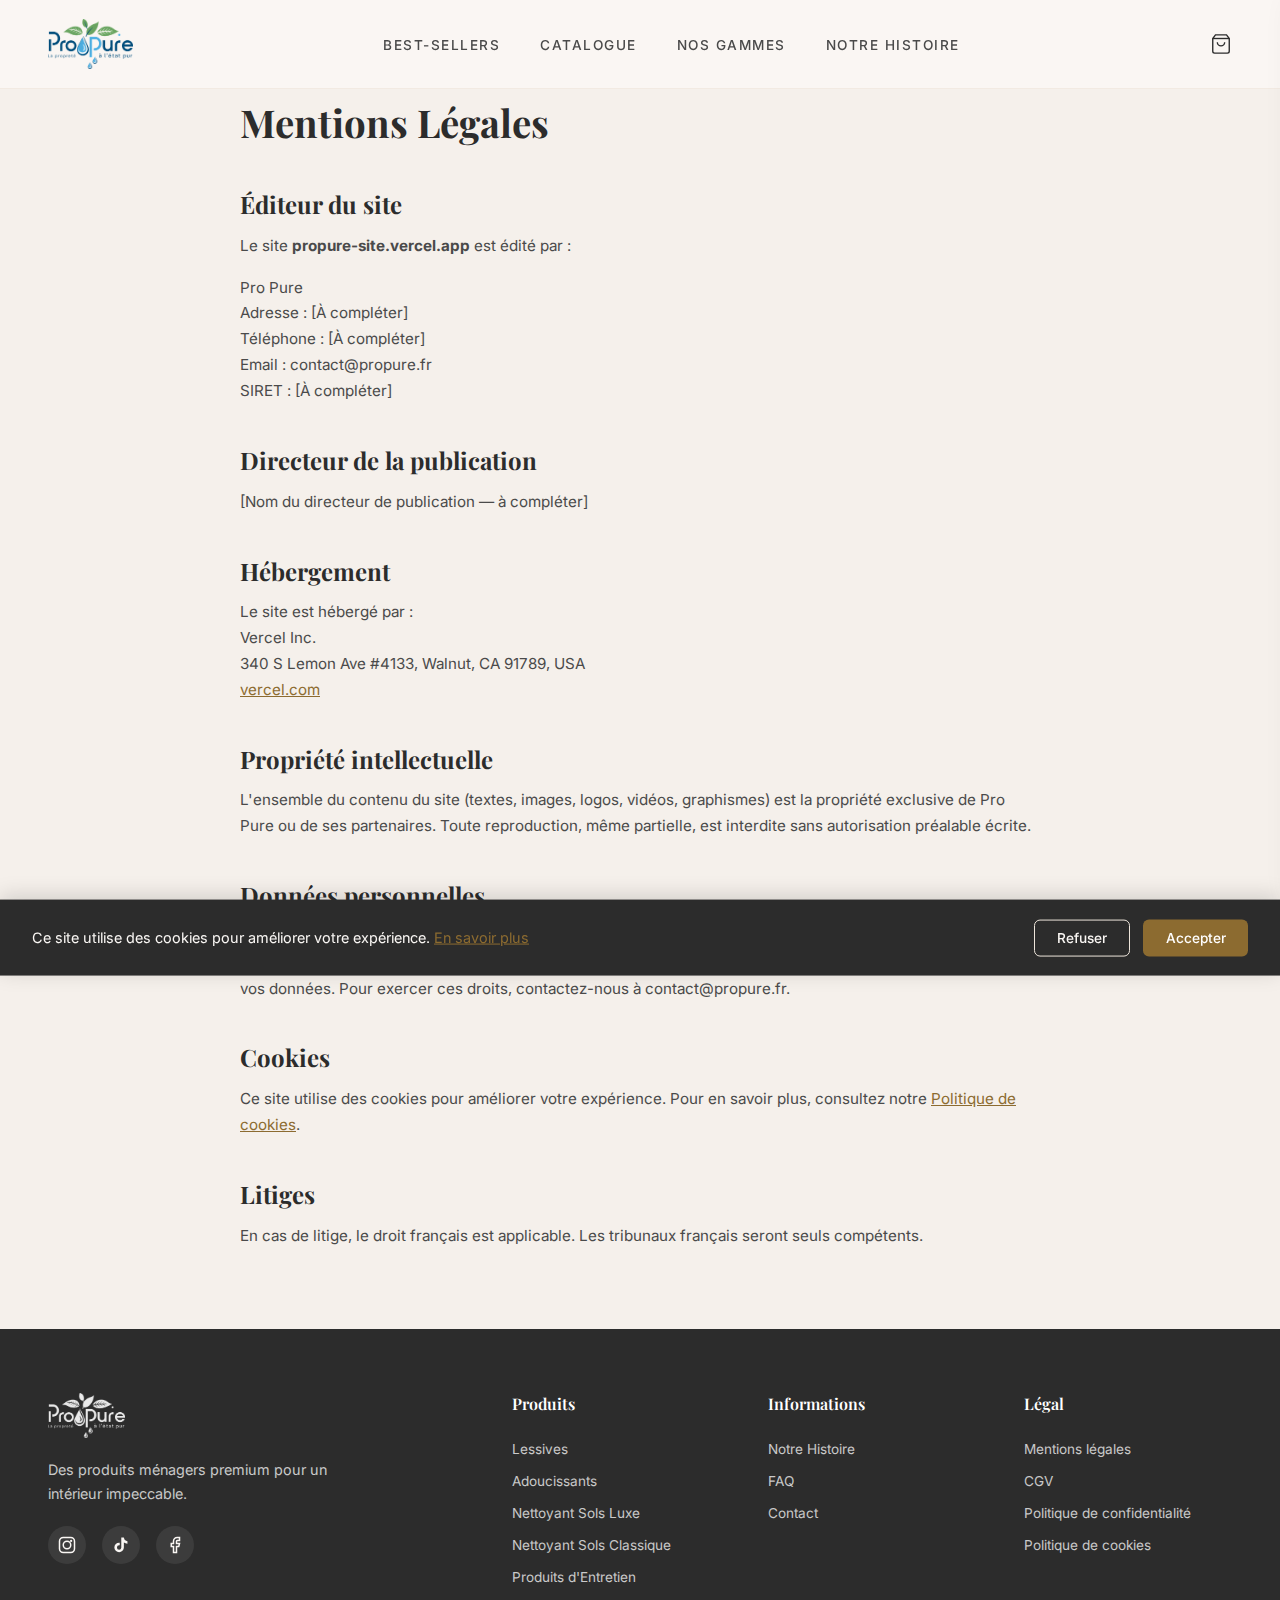
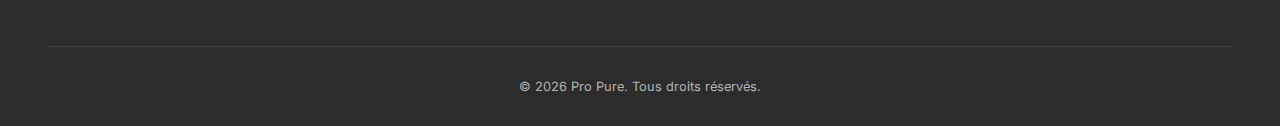
<file: mentions-legales.html>
<!DOCTYPE html>
<html lang="fr">
<head>
  <meta charset="UTF-8" />
  <meta name="viewport" content="width=device-width, initial-scale=1.0" />
  <title>Mentions L&eacute;gales — Pro Pure</title>
  <meta name="description" content="Mentions l&eacute;gales du site Pro Pure : &eacute;diteur, h&eacute;bergeur et informations juridiques." />
  <meta name="robots" content="index, follow" />
  <link rel="canonical" href="https://propure-site.vercel.app/mentions-legales.html" />
  <link rel="icon" type="image/png" href="/img/logo.png" />
  <link rel="stylesheet" href="css/styles.css" />
  <link rel="preconnect" href="https://fonts.googleapis.com" />
  <link rel="preconnect" href="https://fonts.gstatic.com" crossorigin />
  <link href="https://fonts.googleapis.com/css2?family=Playfair+Display:wght@400;500;600;700&family=Inter:wght@300;400;500;600&display=swap" rel="stylesheet" />
</head>
<body>

<nav class="navbar" id="navbar" aria-label="Navigation principale">
  <a href="index.html" class="nav-logo"><img src="img/logo.png" alt="Pro Pure" class="nav-logo-img"></a>
  <ul class="nav-links">
    <li><a href="index.html#produits">Best-Sellers</a></li>
    <li><a href="catalogue.html">Catalogue</a></li>
    <li><a href="index.html#gammes">Nos Gammes</a></li>
    <li><a href="index.html#histoire">Notre Histoire</a></li>
  </ul>
  <button class="nav-cart" onclick="toggleCart()">
    <svg width="22" height="22" viewBox="0 0 24 24" fill="none" stroke="currentColor" stroke-width="1.5"><path d="M6 2L3 6v14a2 2 0 002 2h14a2 2 0 002-2V6l-3-4z"/><line x1="3" y1="6" x2="21" y2="6"/><path d="M16 10a4 4 0 01-8 0"/></svg>
    <span class="cart-badge" id="cartBadge">0</span>
  </button>
  <button class="burger-menu" id="burgerMenu" onclick="toggleMobileNav()">
    <span></span><span></span><span></span>
  </button>
</nav>
<div class="mobile-nav-overlay" id="mobileNavOverlay">
  <a href="index.html#produits" onclick="closeMobileNav()">Best-Sellers</a>
  <a href="catalogue.html" onclick="closeMobileNav()">Catalogue</a>
  <a href="index.html#gammes" onclick="closeMobileNav()">Nos Gammes</a>
  <a href="index.html#histoire" onclick="closeMobileNav()">Notre Histoire</a>
</div>

<main>
<section class="legal-page">
  <div class="legal-container">
    <h1>Mentions L&eacute;gales</h1>

    <h2>&Eacute;diteur du site</h2>
    <p>Le site <strong>propure-site.vercel.app</strong> est &eacute;dit&eacute; par :</p>
    <p>Pro Pure<br/>
    Adresse : [&Agrave; compl&eacute;ter]<br/>
    T&eacute;l&eacute;phone : [&Agrave; compl&eacute;ter]<br/>
    Email : contact@propure.fr<br/>
    SIRET : [&Agrave; compl&eacute;ter]</p>

    <h2>Directeur de la publication</h2>
    <p>[Nom du directeur de publication — &agrave; compl&eacute;ter]</p>

    <h2>H&eacute;bergement</h2>
    <p>Le site est h&eacute;berg&eacute; par :<br/>
    Vercel Inc.<br/>
    340 S Lemon Ave #4133, Walnut, CA 91789, USA<br/>
    <a href="https://vercel.com" target="_blank" rel="noopener">vercel.com</a></p>

    <h2>Propri&eacute;t&eacute; intellectuelle</h2>
    <p>L'ensemble du contenu du site (textes, images, logos, vid&eacute;os, graphismes) est la propri&eacute;t&eacute; exclusive de Pro Pure ou de ses partenaires. Toute reproduction, m&ecirc;me partielle, est interdite sans autorisation pr&eacute;alable &eacute;crite.</p>

    <h2>Donn&eacute;es personnelles</h2>
    <p>Les donn&eacute;es personnelles collect&eacute;es sur ce site sont trait&eacute;es conform&eacute;ment &agrave; notre <a href="confidentialite.html">Politique de confidentialit&eacute;</a>. Conform&eacute;ment au RGPD, vous disposez d'un droit d'acc&egrave;s, de rectification et de suppression de vos donn&eacute;es. Pour exercer ces droits, contactez-nous &agrave; contact@propure.fr.</p>

    <h2>Cookies</h2>
    <p>Ce site utilise des cookies pour am&eacute;liorer votre exp&eacute;rience. Pour en savoir plus, consultez notre <a href="cookies.html">Politique de cookies</a>.</p>

    <h2>Litiges</h2>
    <p>En cas de litige, le droit fran&ccedil;ais est applicable. Les tribunaux fran&ccedil;ais seront seuls comp&eacute;tents.</p>
  </div>
</section>
</main>

<footer class="footer" role="contentinfo">
  <div class="footer-grid">
    <div class="footer-brand">
      <a href="index.html" class="nav-logo"><img src="img/logo.png" alt="Pro Pure" class="nav-logo-img footer-logo-img"></a>
      <p>Des produits m&eacute;nagers premium pour un int&eacute;rieur impeccable.</p>
      <div class="footer-social">
        <a href="https://instagram.com/propure.fr" target="_blank" rel="noopener" aria-label="Instagram"><svg viewBox="0 0 24 24" fill="none" stroke="currentColor" stroke-width="2"><rect x="2" y="2" width="20" height="20" rx="5"/><circle cx="12" cy="12" r="5"/><circle cx="17.5" cy="6.5" r="1.5" fill="currentColor" stroke="none"/></svg></a>
        <a href="https://tiktok.com/@propure.fr" target="_blank" rel="noopener" aria-label="TikTok"><svg viewBox="0 0 24 24" fill="currentColor"><path d="M19.59 6.69a4.83 4.83 0 01-3.77-4.25V2h-3.45v13.67a2.89 2.89 0 01-2.88 2.5 2.89 2.89 0 01-2.89-2.89 2.89 2.89 0 012.89-2.89c.28 0 .54.04.79.1v-3.5a6.37 6.37 0 00-.79-.05A6.34 6.34 0 003.15 15.2a6.34 6.34 0 006.34 6.34 6.34 6.34 0 006.34-6.34V8.73a8.19 8.19 0 004.76 1.52v-3.4a4.85 4.85 0 01-1-.16z"/></svg></a>
        <a href="https://facebook.com/propure.fr" target="_blank" rel="noopener" aria-label="Facebook"><svg viewBox="0 0 24 24" fill="none" stroke="currentColor" stroke-width="2"><path d="M18 2h-3a5 5 0 00-5 5v3H7v4h3v8h4v-8h3l1-4h-4V7a1 1 0 011-1h3z"/></svg></a>
      </div>
    </div>
    <div class="footer-col">
      <h4>Produits</h4>
      <ul>
        <li><a href="catalogue.html?filter=lessives">Lessives</a></li>
        <li><a href="catalogue.html?filter=adoucissants">Adoucissants</a></li>
        <li><a href="catalogue.html?filter=nettoyant-luxe">Nettoyant Sols Luxe</a></li>
        <li><a href="catalogue.html?filter=nettoyant-classique">Nettoyant Sols Classique</a></li>
        <li><a href="catalogue.html?filter=entretien">Produits d'Entretien</a></li>
      </ul>
    </div>
    <div class="footer-col">
      <h4>Informations</h4>
      <ul>
        <li><a href="index.html#histoire">Notre Histoire</a></li>
        <li><a href="faq.html">FAQ</a></li>
        <li><a href="faq.html#contact">Contact</a></li>
      </ul>
    </div>
    <div class="footer-col">
      <h4>L&eacute;gal</h4>
      <ul>
        <li><a href="mentions-legales.html">Mentions l&eacute;gales</a></li>
        <li><a href="cgv.html">CGV</a></li>
        <li><a href="confidentialite.html">Politique de confidentialit&eacute;</a></li>
        <li><a href="cookies.html">Politique de cookies</a></li>
      </ul>
    </div>
  </div>
  <div class="footer-bottom">
    &copy; 2026 Pro Pure. Tous droits r&eacute;serv&eacute;s.
  </div>
</footer>

<div class="cart-overlay" id="cartOverlay" onclick="toggleCart()"></div>
<div class="cart-drawer" id="cartDrawer"><div class="cart-header"><h3>Votre Panier</h3><button class="cart-close" onclick="toggleCart()">&times;</button></div><div class="cart-items" id="cartItems"><p class="cart-empty">Votre panier est vide</p></div><div class="cart-footer" id="cartFooter" style="display:none;"><div class="cart-total"><span>Total</span><span id="cartTotal">0,00&euro;</span></div><button class="cart-checkout-btn" onclick="goToCheckout()">Passer Commande</button></div></div>
<div class="cart-toast" id="cartToast">Produit ajout&eacute; au panier !</div>
<script src="https://sdks.shopifycdn.com/buy-button/latest/buy-button-storefront.min.js"></script>
<script src="js/shopify.js?v=2"></script>
<script src="js/main.js?v=2"></script>
<script src="js/animations.js?v=2"></script>
<!-- Cookie Consent Banner -->
<div class="cookie-banner" id="cookieBanner">
  <p>Ce site utilise des cookies pour améliorer votre expérience. <a href="cookies.html">En savoir plus</a></p>
  <div class="cookie-btns">
    <button class="cookie-btn cookie-btn-refuse" onclick="setCookieConsent(false)">Refuser</button>
    <button class="cookie-btn cookie-btn-accept" onclick="setCookieConsent(true)">Accepter</button>
  </div>
</div>
<script>
function setCookieConsent(accepted) {
  localStorage.setItem("cookieConsent", accepted ? "accepted" : "refused");
  document.getElementById("cookieBanner").classList.remove("show");
}
if (!localStorage.getItem("cookieConsent")) {
  setTimeout(function() { document.getElementById("cookieBanner").classList.add("show"); }, 1500);
}
</script>
</body>
</html>
</file>
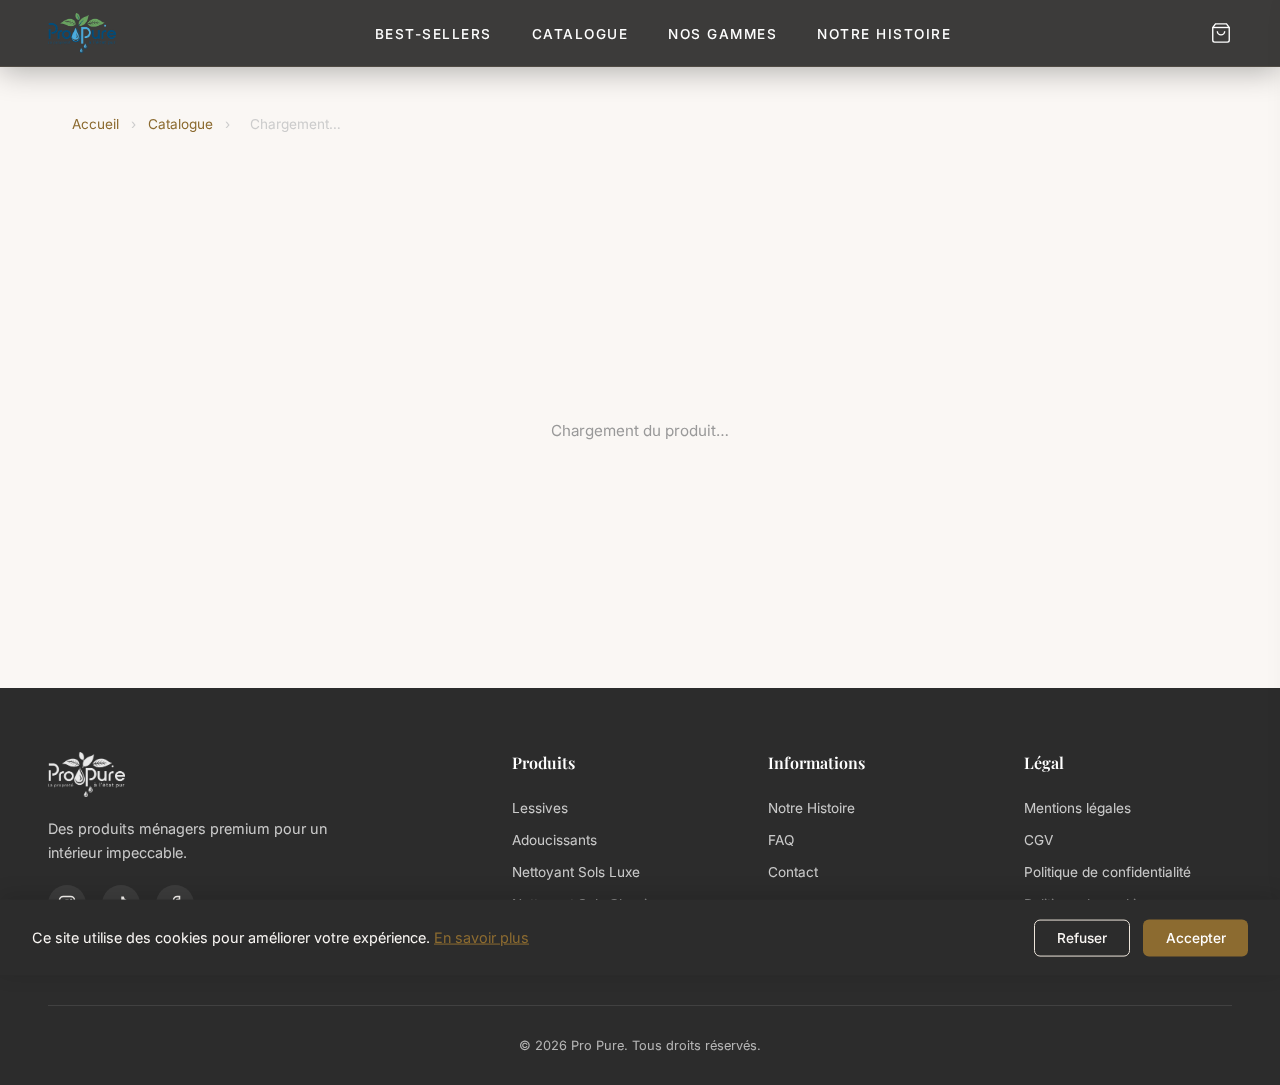
<file: product.html>
<!DOCTYPE html>
<html lang="fr">
<head>
<meta charset="UTF-8" />
<meta name="viewport" content="width=device-width, initial-scale=1.0" />
<title>Pro Pure — Produit</title>
<meta name="description" content="Découvrez ce produit ménager premium Pro Pure, fabriqué en France avec des parfums d'exception." />
<meta name="robots" content="index, follow" />
<link rel="canonical" href="https://propure-site.vercel.app/product.html" />
<link rel="icon" type="image/png" href="/img/logo.png" />
<meta name="theme-color" content="#2C2C2C" />
<meta property="og:title" content="Pro Pure — Produit Premium" />
<meta property="og:description" content="Découvrez ce produit ménager premium Pro Pure, fabriqué en France." />
<meta property="og:type" content="product" />
<meta property="og:image" content="https://propure-site.vercel.app/img/logo.png" />
<meta name="twitter:card" content="summary_large_image" />

<link rel="preconnect" href="https://fonts.googleapis.com" />
<link rel="preconnect" href="https://fonts.gstatic.com" crossorigin />
<link rel="preconnect" href="https://2gchuh-tt.myshopify.com" crossorigin />
<link href="https://fonts.googleapis.com/css2?family=Playfair+Display:wght@400;500;600;700&family=Inter:wght@300;400;500;600&display=swap" rel="stylesheet" />
<link rel="stylesheet" href="css/styles.css" />
</head>

<body>

<a href="#main-content" class="skip-link">Aller au contenu principal</a>

<!-- SCROLL PROGRESS BAR -->
<div class="scroll-progress" id="scrollProgress"></div>

<!-- NAVBAR -->
<nav class="navbar scrolled" id="navbar" aria-label="Navigation principale">
  <a href="index.html" class="nav-logo"><img src="img/logo.png" alt="Pro Pure" class="nav-logo-img"></a>
  <ul class="nav-links">
    <li><a href="index.html#produits">Best-Sellers</a></li>
    <li><a href="catalogue.html">Catalogue</a></li>
    <li><a href="index.html#gammes">Nos Gammes</a></li>
    <li><a href="index.html#histoire">Notre Histoire</a></li>
  </ul>
  <button class="nav-cart" onclick="toggleCart()" aria-label="Panier">
    <svg width="22" height="22" viewBox="0 0 24 24" fill="none" stroke="currentColor" stroke-width="1.5"><path d="M6 2L3 6v14a2 2 0 002 2h14a2 2 0 002-2V6l-3-4z"/><line x1="3" y1="6" x2="21" y2="6"/><path d="M16 10a4 4 0 01-8 0"/></svg>
    <span class="cart-badge" id="cartBadge">0</span>
  </button>
  <button class="burger-menu" id="burgerMenu" onclick="toggleMobileNav()" aria-label="Menu de navigation" aria-expanded="false">
    <span></span><span></span><span></span>
  </button>
</nav>
<!-- MOBILE NAV OVERLAY -->
<div class="mobile-nav-overlay" id="mobileNavOverlay">
  <a href="index.html#produits" onclick="closeMobileNav()">Best-Sellers</a>
  <a href="catalogue.html" onclick="closeMobileNav()">Catalogue</a>
  <a href="index.html#gammes" onclick="closeMobileNav()">Nos Gammes</a>
  <a href="index.html#histoire" onclick="closeMobileNav()">Notre Histoire</a>
</div>

<!-- BREADCRUMB -->
<div class="breadcrumb" id="breadcrumb">
  <a href="index.html">Accueil</a>
  <span class="breadcrumb-sep">›</span>
  <a href="catalogue.html">Catalogue</a>
  <span class="breadcrumb-sep">›</span>
  <span class="breadcrumb-current" id="breadcrumbProduct">Chargement…</span>
</div>

<!-- PRODUCT DETAIL -->
<main id="main-content">
  <div id="productDetailContainer" class="product-detail-container">
    <!-- Loading State -->
    <div class="product-loading" id="productLoading" role="status" aria-live="polite">
      <div class="loading-spinner"></div>
      <p>Chargement du produit…</p>
    </div>
  </div>

  <!-- RELATED PRODUCTS -->
  <section class="related-products-section" id="relatedProducts" style="display:none;">
    <div class="container">
      <h2 class="section-title reveal">Vous aimerez aussi</h2>
      <div class="related-products-grid" id="relatedGrid"></div>
    </div>
  </section>
</main>

<!-- FOOTER -->
<footer class="footer" role="contentinfo">
  <div class="footer-grid">
    <div class="footer-brand">
      <a href="index.html" class="nav-logo"><img src="img/logo.png" alt="Pro Pure" class="nav-logo-img footer-logo-img"></a>
      <p>Des produits m&eacute;nagers premium pour un int&eacute;rieur impeccable.</p>
      <div class="footer-social">
        <a href="https://instagram.com/propure.fr" target="_blank" rel="noopener" aria-label="Instagram"><svg viewBox="0 0 24 24" fill="none" stroke="currentColor" stroke-width="2"><rect x="2" y="2" width="20" height="20" rx="5"/><circle cx="12" cy="12" r="5"/><circle cx="17.5" cy="6.5" r="1.5" fill="currentColor" stroke="none"/></svg></a>
        <a href="https://tiktok.com/@propure.fr" target="_blank" rel="noopener" aria-label="TikTok"><svg viewBox="0 0 24 24" fill="currentColor"><path d="M19.59 6.69a4.83 4.83 0 01-3.77-4.25V2h-3.45v13.67a2.89 2.89 0 01-2.88 2.5 2.89 2.89 0 01-2.89-2.89 2.89 2.89 0 012.89-2.89c.28 0 .54.04.79.1v-3.5a6.37 6.37 0 00-.79-.05A6.34 6.34 0 003.15 15.2a6.34 6.34 0 006.34 6.34 6.34 6.34 0 006.34-6.34V8.73a8.19 8.19 0 004.76 1.52v-3.4a4.85 4.85 0 01-1-.16z"/></svg></a>
        <a href="https://facebook.com/propure.fr" target="_blank" rel="noopener" aria-label="Facebook"><svg viewBox="0 0 24 24" fill="none" stroke="currentColor" stroke-width="2"><path d="M18 2h-3a5 5 0 00-5 5v3H7v4h3v8h4v-8h3l1-4h-4V7a1 1 0 011-1h3z"/></svg></a>
      </div>
    </div>
    <div class="footer-col">
      <h4>Produits</h4>
      <ul>
        <li><a href="catalogue.html?filter=lessives">Lessives</a></li>
        <li><a href="catalogue.html?filter=adoucissants">Adoucissants</a></li>
        <li><a href="catalogue.html?filter=nettoyant-luxe">Nettoyant Sols Luxe</a></li>
        <li><a href="catalogue.html?filter=nettoyant-classique">Nettoyant Sols Classique</a></li>
        <li><a href="catalogue.html?filter=entretien">Produits d'Entretien</a></li>
      </ul>
    </div>
    <div class="footer-col">
      <h4>Informations</h4>
      <ul>
        <li><a href="index.html#histoire">Notre Histoire</a></li>
        <li><a href="faq.html">FAQ</a></li>
        <li><a href="faq.html#contact">Contact</a></li>
      </ul>
    </div>
    <div class="footer-col">
      <h4>L&eacute;gal</h4>
      <ul>
        <li><a href="mentions-legales.html">Mentions l&eacute;gales</a></li>
        <li><a href="cgv.html">CGV</a></li>
        <li><a href="confidentialite.html">Politique de confidentialit&eacute;</a></li>
        <li><a href="cookies.html">Politique de cookies</a></li>
      </ul>
    </div>
  </div>
  <div class="footer-bottom">
    &copy; 2026 Pro Pure. Tous droits r&eacute;serv&eacute;s.
  </div>
</footer>

<!-- Cart Drawer -->
<div class="cart-overlay" id="cartOverlay" onclick="toggleCart()"></div>
<div class="cart-drawer" id="cartDrawer" role="dialog" aria-label="Panier" aria-modal="true">
  <div class="cart-header">
    <h3>Votre Panier</h3>
    <button class="cart-close" onclick="toggleCart()" aria-label="Fermer le panier">&times;</button>
  </div>
  <div class="cart-items" id="cartItems">
    <p class="cart-empty">Votre panier est vide</p>
  </div>
  <div class="cart-footer" id="cartFooter" style="display:none;">
    <div class="cart-total">
      <span>Total</span>
      <span id="cartTotal">0,00€</span>
    </div>
    <button class="cart-checkout-btn" id="checkoutBtn" onclick="goToCheckout()">
      Passer Commande
      <svg width="16" height="16" viewBox="0 0 24 24" fill="none" stroke="currentColor" stroke-width="2"><path d="M5 12h14M12 5l7 7-7 7"/></svg>
    </button>
  </div>
</div>

<div class="cart-toast" id="cartToast" role="status" aria-live="polite">Produit ajouté au panier !</div>

<!-- Scripts -->
<script src="js/shopify.js?v=2" defer></script>
<script src="js/main.js?v=2" defer></script>
<script src="js/animations.js?v=2" defer></script>

<script>
// Update page title and meta when product loads
document.addEventListener('productLoaded', function(e) {
  if (e.detail && e.detail.title) {
    document.title = e.detail.title + ' — Pro Pure';
  }
});
</script>

<!-- Cookie Consent Banner -->
<div class="cookie-banner" id="cookieBanner" role="dialog" aria-label="Consentement cookies">
  <p>Ce site utilise des cookies pour améliorer votre expérience. <a href="cookies.html">En savoir plus</a></p>
  <div class="cookie-btns">
    <button class="cookie-btn cookie-btn-refuse" onclick="setCookieConsent(false)">Refuser</button>
    <button class="cookie-btn cookie-btn-accept" onclick="setCookieConsent(true)">Accepter</button>
  </div>
</div>
<script>
function setCookieConsent(accepted) {
  localStorage.setItem("cookieConsent", accepted ? "accepted" : "refused");
  document.getElementById("cookieBanner").classList.remove("show");
}
if (!localStorage.getItem("cookieConsent")) {
  setTimeout(function() { document.getElementById("cookieBanner").classList.add("show"); }, 1500);
}
</script>
</body>
</html>
</file>
<file: css/styles.css>
*, *::before, *::after { margin: 0; padding: 0; box-sizing: border-box; }

:root {
  --cream: #F5F0EB;
  --cream-light: #FAF7F4;
  --cream-dark: #EDE5DB;
  --gold: #8C6B30;
  --gold-light: #C4A87C;
  --gold-dark: #6F5525;
  --charcoal: #2C2C2C;
  --charcoal-light: #4A4A4A;
  --sage: #A8B5A0;
  --sage-light: #C8D4C0;
  --white: #FFFFFF;
  --font-display: 'Playfair Display', Georgia, serif;
  --font-body: 'Inter', -apple-system, sans-serif;
}

html { scroll-behavior: smooth; }

body {
  font-family: var(--font-body);
  background: var(--cream-light);
  color: var(--charcoal);
  overflow-x: hidden;
  -webkit-font-smoothing: antialiased;
}

/* ============ ACCESSIBILITY ============ */
.skip-link {
  position: absolute;
  top: -50px;
  left: 0;
  background: var(--charcoal);
  color: var(--white);
  padding: 10px 20px;
  z-index: 10000;
  font-family: var(--font-body);
  font-size: 0.95rem;
  transition: top 0.3s ease;
  text-decoration: none;
  border-radius: 0 0 8px 0;
}
.skip-link:focus {
  top: 0;
}
*:focus-visible {
  outline: 2px solid var(--gold);
  outline-offset: 3px;
}
.sr-only {
  position: absolute;
  width: 1px;
  height: 1px;
  padding: 0;
  margin: -1px;
  overflow: hidden;
  clip: rect(0,0,0,0);
  white-space: nowrap;
  border: 0;
}

/* ============ NAVBAR ============ */
.navbar {
  position: fixed; top: 0; left: 0; right: 0; z-index: 100;
  display: flex; align-items: center; justify-content: space-between;
  padding: 1.2rem 3rem;
  background: rgba(250, 247, 244, 0.85);
  backdrop-filter: blur(20px);
  -webkit-backdrop-filter: blur(20px);
  border-bottom: 1px solid rgba(196, 168, 124, 0.15);
  transition: all 0.4s cubic-bezier(0.16, 1, 0.3, 1);
}
.navbar.scrolled {
  padding: 0.8rem 3rem;
}
.nav-logo {
  text-decoration: none;
  display: flex;
  align-items: center;
}
.nav-logo-img {
  height: 50px;
  width: auto;
  transition: transform 0.3s ease;
}
.nav-logo-img:hover {
  transform: scale(1.05);
}
.navbar.scrolled .nav-logo-img {
  height: 40px;
}
.footer-logo-img {
  height: 45px;
  filter: brightness(0) invert(1);
  opacity: 0.9;
}
.nav-links { display: flex; gap: 2.5rem; list-style: none; }
.nav-links a {
  font-size: 0.85rem; font-weight: 500; letter-spacing: 1.5px;
  text-transform: uppercase; color: var(--charcoal-light);
  text-decoration: none; position: relative;
  transition: color 0.3s;
}
.nav-links a::after {
  content: ''; position: absolute; bottom: -4px; left: 0;
  width: 0; height: 1.5px; background: var(--gold);
  transition: width 0.3s cubic-bezier(0.16, 1, 0.3, 1);
}
.nav-links a:hover { color: var(--charcoal); }
.nav-links a:hover::after { width: 100%; }
.nav-cart {
  display: flex; align-items: center; gap: 0.5rem;
  font-size: 0.85rem; font-weight: 500; color: var(--charcoal);
  cursor: pointer; text-decoration: none;
}
.cart-count {
  background: var(--gold); color: white; font-size: 0.7rem;
  width: 18px; height: 18px; border-radius: 50%;
  display: flex; align-items: center; justify-content: center;
}

/* ============ HERO CAROUSEL ============ */
.hero {
  position: relative; height: 100vh; overflow: hidden;
  background: linear-gradient(135deg, #1a1a2e 0%, #16213e 50%, #0f3460 100%);
}
.hero-video {
  position: absolute; inset: 0; width: 100%; height: 100%;
  object-fit: cover; z-index: 0;
}
.hero-video-overlay {
  position: absolute; inset: 0; z-index: 1;
  background: linear-gradient(to bottom, rgba(0,0,0,0.45) 0%, rgba(0,0,0,0.55) 100%);
}
.hero-slides {
  position: relative; height: 100%; width: 100%; z-index: 2;
}
.hero-slide {
  position: absolute; inset: 0;
  display: flex; align-items: center; justify-content: center;
  opacity: 0; transition: opacity 1.2s cubic-bezier(0.16, 1, 0.3, 1);
  pointer-events: none;
}
.hero-slide.active { opacity: 1; pointer-events: auto; }

.hero-slide-content {
  text-align: center; z-index: 2; padding: 2rem;
  transform: translateY(30px);
  transition: transform 1s cubic-bezier(0.16, 1, 0.3, 1) 0.3s, opacity 1s ease 0.3s;
  opacity: 0;
}
.hero-slide.active .hero-slide-content {
  transform: translateY(0); opacity: 1;
}
.hero-badge {
  display: inline-block; padding: 0.5rem 1.5rem;
  background: rgba(196, 168, 124, 0.25);
  border: 1px solid rgba(196, 168, 124, 0.5);
  border-radius: 50px; font-size: 0.75rem;
  letter-spacing: 3px; text-transform: uppercase;
  color: var(--gold); margin-bottom: 1.5rem;
  backdrop-filter: blur(10px);
}
.hero-title {
  font-family: var(--font-display);
  font-size: clamp(2.5rem, 6vw, 5rem);
  font-weight: 600; line-height: 1.1;
  color: #fff; margin-bottom: 1rem;
  text-shadow: 0 2px 20px rgba(0,0,0,0.3);
}
.hero-subtitle {
  font-size: 1.15rem; font-weight: 300;
  color: rgba(255,255,255,0.9); max-width: 500px;
  margin: 0 auto 2rem; line-height: 1.7;
  text-shadow: 0 1px 10px rgba(0,0,0,0.3);
}
.hero-cta {
  display: inline-flex; align-items: center; gap: 0.75rem;
  padding: 1rem 2.5rem;
  background: rgba(255,255,255,0.15); color: white;
  border: 1px solid rgba(255,255,255,0.4);
  font-size: 0.85rem; font-weight: 500;
  letter-spacing: 2px; text-transform: uppercase;
  text-decoration: none; border-radius: 50px;
  backdrop-filter: blur(10px);
  transition: all 0.4s cubic-bezier(0.16, 1, 0.3, 1);
}
.hero-cta:hover {
  background: rgba(255,255,255,0.3); transform: translateY(-2px);
  box-shadow: 0 10px 30px rgba(255,255,255,0.15);
  border-color: rgba(255,255,255,0.6);
}
.hero-cta svg { transition: transform 0.3s; }
.hero-cta:hover svg { transform: translateX(4px); }



/* Hero navigation dots */
.hero-dots {
  position: absolute; bottom: 3rem; left: 50%;
  transform: translateX(-50%); z-index: 10;
  display: flex; gap: 0.75rem;
}
.hero-dot {
  width: 12px; height: 12px; border-radius: 50%;
  background: rgba(255, 255, 255, 0.4);
  cursor: pointer; transition: all 0.4s;
  border: none;
}
.hero-dot.active {
  background: var(--gold);
  transform: scale(1.3);
}

/* Hero arrows */
.hero-arrow {
  position: absolute; top: 50%; z-index: 10;
  transform: translateY(-50%);
  width: 50px; height: 50px; border-radius: 50%;
  background: rgba(255,255,255,0.15);
  backdrop-filter: blur(10px);
  border: 1px solid rgba(255, 255, 255, 0.3);
  display: flex; align-items: center; justify-content: center;
  cursor: pointer; transition: all 0.3s;
  color: #fff;
}
.hero-arrow:hover {
  background: rgba(255,255,255,0.3); color: white;
  box-shadow: 0 5px 20px rgba(255,255,255,0.15);
}
.hero-arrow.prev { left: 2rem; }
.hero-arrow.next { right: 2rem; }


/* ============ SCROLL ANIMATIONS ============ */
.reveal {
  opacity: 0; transform: translateY(60px);
  transition: opacity 0.8s cubic-bezier(0.16, 1, 0.3, 1),
              transform 0.8s cubic-bezier(0.16, 1, 0.3, 1);
}
.reveal.visible {
  opacity: 1; transform: translateY(0);
}
.reveal-left {
  opacity: 0; transform: translateX(-60px);
  transition: opacity 0.8s cubic-bezier(0.16, 1, 0.3, 1),
              transform 0.8s cubic-bezier(0.16, 1, 0.3, 1);
}
.reveal-left.visible { opacity: 1; transform: translateX(0); }
.reveal-right {
  opacity: 0; transform: translateX(60px);
  transition: opacity 0.8s cubic-bezier(0.16, 1, 0.3, 1),
              transform 0.8s cubic-bezier(0.16, 1, 0.3, 1);
}
.reveal-right.visible { opacity: 1; transform: translateX(0); }
.reveal-scale {
  opacity: 0; transform: scale(0.85);
  transition: opacity 0.8s cubic-bezier(0.16, 1, 0.3, 1),
              transform 0.8s cubic-bezier(0.16, 1, 0.3, 1);
}
.reveal-scale.visible { opacity: 1; transform: scale(1); }

/* Staggered delay for children */
.stagger > *:nth-child(1) { transition-delay: 0s; }
.stagger > *:nth-child(2) { transition-delay: 0.1s; }
.stagger > *:nth-child(3) { transition-delay: 0.2s; }
.stagger > *:nth-child(4) { transition-delay: 0.3s; }
.stagger > *:nth-child(5) { transition-delay: 0.4s; }

/* ============ SECTION TITLES ============ */
.section-header {
  text-align: center; padding: 5rem 3rem 3rem;
}
.section-label {
  font-size: 0.75rem; letter-spacing: 4px;
  text-transform: uppercase; color: var(--gold);
  margin-bottom: 1rem; display: block;
}
.section-title {
  font-family: var(--font-display);
  font-size: clamp(2rem, 4vw, 3.2rem);
  font-weight: 600; color: var(--charcoal);
  margin-bottom: 1rem;
}
.section-subtitle {
  font-size: 1.05rem; font-weight: 300;
  color: var(--charcoal-light); max-width: 600px;
  margin: 0 auto; line-height: 1.7;
}

/* ============ BEST-SELLERS GRID ============ */
.bestsellers-grid {
  display: grid;
  grid-template-columns: repeat(3, 1fr);
  gap: 2rem;
  padding: 1rem 3rem 3rem;
  max-width: 1100px;
  margin: 0 auto;
}

/* ============ CATALOGUE SECTION ============ */
.catalogue-section {
  padding: 5rem 0 2rem;
  background: var(--cream);
}
.catalogue-filters {
  display: flex; gap: 0.75rem; justify-content: center;
  flex-wrap: wrap; padding: 0 2rem 2rem;
}
.catalogue-filter-btn {
  padding: 0.6rem 1.4rem;
  border-radius: 30px;
  border: 1.5px solid var(--cream-dark);
  background: white;
  font-size: 0.8rem; font-weight: 500;
  letter-spacing: 0.5px; text-transform: uppercase;
  cursor: pointer; transition: all 0.3s;
  color: var(--charcoal);
  font-family: var(--font-body);
}
.catalogue-filter-btn:hover {
  border-color: var(--gold); color: var(--gold);
}
.catalogue-filter-btn.active {
  background: var(--charcoal); color: white;
  border-color: var(--charcoal);
}
.catalogue-grid {
  display: grid;
  grid-template-columns: repeat(auto-fill, minmax(280px, 1fr));
  gap: 2rem;
  padding: 1rem 3rem 4rem;
  max-width: 1300px;
  margin: 0 auto;
}

.products-carousel {
  display: flex; gap: 1.5rem;
  overflow-x: auto; scroll-snap-type: x mandatory;
  padding: 1rem 0 2rem;
  scrollbar-width: none;
  -ms-overflow-style: none;
}
.products-carousel::-webkit-scrollbar { display: none; }

.product-card {
  flex: 0 0 280px; scroll-snap-align: start;
  background: white; border-radius: 20px;
  overflow: hidden; cursor: pointer;
  transition: transform 0.3s ease, box-shadow 0.3s ease;
  box-shadow: 0 4px 20px rgba(0,0,0,0.04);
}
.product-card:hover {
  transform: translateY(-8px);
  box-shadow: 0 20px 40px rgba(0,0,0,0.12);
}
.product-img {
  height: 300px; overflow: hidden;
  background: var(--cream);
  display: flex; align-items: center; justify-content: center;
  position: relative;
}
.product-img-placeholder {
  width: 100px; height: 200px;
  border-radius: 10px;
  transition: transform 0.6s cubic-bezier(0.16, 1, 0.3, 1);
}
.product-card:hover .product-img-placeholder {
  transform: scale(1.05) rotate(-2deg);
}
.product-tag {
  position: absolute; top: 1rem; left: 1rem;
  padding: 0.3rem 0.8rem;
  background: var(--gold); color: white;
  font-size: 0.7rem; font-weight: 600;
  letter-spacing: 1px; text-transform: uppercase;
  border-radius: 20px;
}
.product-info { padding: 1.5rem; }
.product-name {
  font-family: var(--font-display);
  font-size: 1.1rem; font-weight: 600;
  color: var(--charcoal); margin-bottom: 0.3rem;
}
.product-desc {
  font-size: 0.85rem; color: var(--charcoal-light);
  font-weight: 300; margin-bottom: 1rem;
}
.product-bottom {
  display: flex; align-items: center; justify-content: space-between;
}
.product-price {
  font-size: 1.2rem; font-weight: 600; color: var(--charcoal);
}
.product-price span {
  font-size: 0.85rem; font-weight: 300;
  color: var(--charcoal-light);
}
.add-to-cart-btn {
  width: 44px; height: 44px; border-radius: 50%;
  background: var(--charcoal); color: white;
  border: none; cursor: pointer;
  display: flex; align-items: center; justify-content: center;
  transition: all 0.3s;
  font-size: 1.2rem;
}
.add-to-cart-btn:hover {
  background: var(--gold);
  transform: scale(1.1);
}

/* Carousel navigation */
.carousel-nav {
  display: flex; gap: 0.75rem; justify-content: center;
  margin-top: 1rem;
}
.carousel-btn {
  width: 44px; height: 44px; border-radius: 50%;
  background: white; border: 1.5px solid var(--cream-dark);
  cursor: pointer; display: flex; align-items: center; justify-content: center;
  transition: all 0.3s; color: var(--charcoal);
}
.carousel-btn:hover {
  background: var(--gold); color: white; border-color: var(--gold);
}

/* ============ BRAND STORY SECTION ============ */
.brand-story {
  display: grid; grid-template-columns: 1fr 1fr;
  min-height: 80vh; overflow: hidden;
}
.brand-story-visual {
  background: var(--cream);
  display: flex; align-items: center; justify-content: center;
  position: relative; overflow: hidden;
}
.brand-story-img {
  width: 100%; height: 100%;
  object-fit: cover;
  border-radius: 18px;
}
.brand-visual-circle {
  width: 350px; height: 350px; border-radius: 50%;
  background: linear-gradient(135deg, var(--gold) 0%, var(--sage) 100%);
  opacity: 0.2; position: absolute;
  animation: pulseGlow 4s ease-in-out infinite;
}
@keyframes pulseGlow {
  0%, 100% { transform: scale(1); opacity: 0.2; }
  50% { transform: scale(1.1); opacity: 0.3; }
}
.brand-visual-bottle {
  width: 120px; height: 300px;
  background: linear-gradient(180deg, var(--cream-dark) 0%, var(--gold) 100%);
  border-radius: 20px 20px 10px 10px;
  position: relative; z-index: 2;
  box-shadow: 0 20px 60px rgba(0,0,0,0.1);
}
.brand-visual-bottle::before {
  content: ''; position: absolute;
  top: -30px; left: 50%; transform: translateX(-50%);
  width: 30px; height: 40px;
  background: var(--charcoal); border-radius: 5px 5px 0 0;
}
.brand-visual-bottle::after {
  content: 'PRO PURE'; position: absolute;
  top: 50%; left: 50%; transform: translate(-50%, -50%);
  font-family: var(--font-display); font-size: 0.9rem;
  font-weight: 700; letter-spacing: 3px;
  color: white; text-align: center;
}
.brand-story-content {
  display: flex; flex-direction: column;
  justify-content: center; padding: 5rem;
  background: var(--cream-light);
}
.brand-story-content .section-label { text-align: left; }
.brand-story-content .section-title {
  text-align: left; margin-bottom: 1.5rem;
}
.brand-story-text {
  font-size: 1.05rem; line-height: 1.8;
  color: var(--charcoal-light); font-weight: 300;
  margin-bottom: 2rem;
}
.brand-values {
  display: flex; gap: 2rem; margin-top: 1rem;
}
.value-item { text-align: center; }
.value-icon {
  width: 60px; height: 60px; border-radius: 50%;
  background: rgba(196, 168, 124, 0.15);
  display: flex; align-items: center; justify-content: center;
  margin: 0 auto 0.75rem; font-size: 1.5rem;
}
.value-icon img {
  width: 28px; height: 28px; object-fit: contain;
}
.value-label {
  font-size: 0.8rem; font-weight: 500;
  letter-spacing: 1px; text-transform: uppercase;
  color: var(--charcoal);
}

/* ============ GAMMES SECTION ============ */
.gammes-section {
  padding: 5rem 3rem;
  background: var(--cream);
}
.gammes-grid {
  display: grid; grid-template-columns: repeat(5, 1fr);
  gap: 1.5rem; margin-top: 3rem;
}
.gamme-card {
  background: white; border-radius: 24px;
  padding: 2.5rem; text-align: center;
  transition: all 0.5s cubic-bezier(0.16, 1, 0.3, 1);
  cursor: pointer; position: relative; overflow: hidden;
}
.gamme-card::before {
  content: ''; position: absolute; inset: 0;
  background: linear-gradient(135deg, rgba(196, 168, 124, 0.05), rgba(168, 181, 160, 0.05));
  opacity: 0; transition: opacity 0.5s;
  pointer-events: none;
}
.gamme-card:hover::before { opacity: 1; }
.gamme-card:hover {
  transform: translateY(-10px);
  box-shadow: 0 25px 50px rgba(0,0,0,0.08);
}
.gamme-img {
  width: 140px; height: 140px;
  object-fit: contain;
  margin: 0 auto 1.5rem;
  border-radius: 16px;
  transition: transform 0.4s ease;
}
.gamme-card:hover .gamme-img {
  transform: scale(1.08);
}
.gamme-title {
  font-family: var(--font-display);
  font-size: 1.4rem; font-weight: 600;
  margin-bottom: 0.5rem; color: var(--charcoal);
}
.gamme-count {
  font-size: 0.85rem; color: var(--charcoal-light);
  font-weight: 300;
}
.gamme-link {
  display: inline-flex; align-items: center; gap: 0.5rem;
  margin-top: 1.5rem; font-size: 0.85rem;
  font-weight: 500; color: var(--gold-dark);
  text-decoration: none; letter-spacing: 1px;
  text-transform: uppercase;
  position: relative; z-index: 2;
}

/* ============ TESTIMONIALS ============ */
.testimonials-section {
  padding: 5rem 3rem; background: var(--charcoal);
  color: white; text-align: center;
}
.testimonials-section .section-label { color: var(--gold); }
.testimonials-section .section-title { color: white; }
.testimonials-track {
  display: flex; gap: 2rem;
  overflow-x: auto; padding: 2rem 0;
  scroll-snap-type: x mandatory;
  scrollbar-width: none;
}
.testimonials-track::-webkit-scrollbar { display: none; }
.testimonial-card {
  flex: 0 0 350px; scroll-snap-align: center;
  background: rgba(255,255,255,0.05);
  backdrop-filter: blur(10px);
  border: 1px solid rgba(255,255,255,0.1);
  border-radius: 20px; padding: 2.5rem;
  text-align: left;
}
.testimonial-stars { color: var(--gold); font-size: 1.1rem; margin-bottom: 1rem; letter-spacing: 2px; }
.testimonial-text {
  font-size: 1rem; line-height: 1.7;
  font-weight: 300; color: rgba(255,255,255,0.85);
  margin-bottom: 1.5rem; font-style: italic;
}
.testimonial-author {
  font-weight: 500; font-size: 0.9rem;
}
.testimonial-role {
  font-size: 0.8rem; color: rgba(255,255,255,0.75);
  margin-top: 0.25rem;
}

/* ============ CTA BANNER ============ */
.cta-banner {
  padding: 6rem 3rem; text-align: center;
  background: linear-gradient(135deg, var(--cream) 0%, var(--cream-dark) 50%, rgba(196, 168, 124, 0.15) 100%);
  position: relative; overflow: hidden;
}
.cta-banner::before {
  content: ''; position: absolute;
  width: 400px; height: 400px;
  background: radial-gradient(circle, rgba(196, 168, 124, 0.2) 0%, transparent 70%);
  top: -100px; right: -100px; border-radius: 50%;
}
.cta-banner .section-title { margin-bottom: 1rem; }
.cta-banner .hero-cta { margin-top: 1.5rem; }

/* ============ FOOTER ============ */
.footer {
  background: var(--charcoal); color: rgba(255,255,255,0.7);
  padding: 4rem 3rem 2rem;
}
.footer-grid {
  display: grid; grid-template-columns: 2fr 1fr 1fr 1fr;
  gap: 3rem; margin-bottom: 3rem;
}
.footer-brand .nav-logo { margin-bottom: 1rem; display: block; }
.footer-brand p {
  font-size: 0.9rem; line-height: 1.7;
  color: rgba(255,255,255,0.75); max-width: 300px;
}
.footer-col h4 {
  font-family: var(--font-display);
  font-size: 1rem; font-weight: 600;
  color: white; margin-bottom: 1.5rem;
}
.footer-col ul { list-style: none; }
.footer-col li { margin-bottom: 0.75rem; }
.footer-col a {
  color: rgba(255,255,255,0.75); text-decoration: none;
  font-size: 0.85rem; transition: color 0.3s;
}
.footer-col a:hover { color: var(--gold); }
.footer-bottom {
  border-top: 1px solid rgba(255,255,255,0.1);
  padding-top: 2rem; text-align: center;
  font-size: 0.8rem; color: rgba(255,255,255,0.65);
}

/* ============ RESPONSIVE ============ */
/* ====== BURGER MENU ====== */
.burger-menu {
  display: none;
  flex-direction: column;
  justify-content: center;
  gap: 5px;
  width: 30px;
  height: 30px;
  cursor: pointer;
  z-index: 1001;
  background: none;
  border: none;
  padding: 0;
}
.burger-menu span {
  display: block;
  width: 100%;
  height: 2.5px;
  background: var(--charcoal);
  border-radius: 2px;
  transition: all 0.3s ease;
}
.burger-menu.active span:nth-child(1) {
  transform: rotate(45deg) translate(5px, 5px);
}
.burger-menu.active span:nth-child(2) {
  opacity: 0;
}
.burger-menu.active span:nth-child(3) {
  transform: rotate(-45deg) translate(6px, -6px);
}

/* ====== MOBILE OVERLAY NAV ====== */
.mobile-nav-overlay {
  display: none;
  position: fixed;
  top: 0; left: 0; right: 0; bottom: 0;
  background: rgba(255,255,255,0.98);
  z-index: 999;
  flex-direction: column;
  justify-content: center;
  align-items: center;
  gap: 2rem;
  opacity: 0;
  transition: opacity 0.3s ease;
}
.mobile-nav-overlay.active {
  display: flex;
  opacity: 1;
}
.mobile-nav-overlay a {
  font-family: var(--font-display);
  font-size: 1.5rem;
  font-weight: 600;
  color: var(--charcoal);
  text-decoration: none;
  letter-spacing: 2px;
  text-transform: uppercase;
  padding: 0.8rem 2rem;
  transition: color 0.3s;
}
.mobile-nav-overlay a:hover {
  color: var(--gold);
}

/* ====== TABLET (max 1024px) ====== */
@media (max-width: 1024px) {
  .navbar { padding: 1rem 2rem; }
  .navbar.scrolled { padding: 0.7rem 2rem; }
  .nav-links { gap: 1.8rem; }
  .hero { min-height: 80vh; padding: 8rem 2rem 4rem; }
  .hero-title { font-size: 3rem; }
  .brand-story { grid-template-columns: 1fr; }
  .brand-story-img { min-height: 300px; }
  .footer-grid { grid-template-columns: 1fr 1fr; gap: 2rem; }
  .bestsellers-grid { grid-template-columns: repeat(3, 1fr); padding: 1rem 2rem 2rem; gap: 1.5rem; }
  .catalogue-grid { padding: 1rem 2rem 3rem; }
  .gammes-grid { grid-template-columns: repeat(3, 1fr); gap: 1.2rem; }
  .gamme-card { padding: 2rem 1.5rem; }
  .gamme-img { width: 120px; height: 120px; }
  .testimonial-card { flex: 0 0 300px; }
}

/* ====== MOBILE (max 768px) ====== */
@media (max-width: 768px) {
  .navbar { padding: 0.8rem 1.2rem; }
  .nav-links { display: none; }
  .burger-menu { display: flex; }
  .nav-logo-img { height: 38px; }
  .navbar.scrolled .nav-logo-img { height: 32px; }
  .nav-cart { margin-left: auto; margin-right: 0.8rem; }

  .hero { height: calc(var(--vh, 1vh) * 100); min-height: 100dvh; padding: 0; text-align: center; overflow: hidden; }
  .hero-video { object-position: center center; }
  .hero-slide { padding: 5rem 1.2rem 3rem; }
  .hero-slide-content { padding: 1rem; }
  .hero-title { font-size: 1.8rem; line-height: 1.25; }
  .hero-subtitle { font-size: 0.9rem; margin-bottom: 1.5rem; max-width: 85%; margin-left: auto; margin-right: auto; line-height: 1.6; }
  .hero-badge { font-size: 0.65rem; padding: 0.4rem 1.2rem; letter-spacing: 2px; margin-bottom: 1rem; }
  .hero-arrow { display: none; }
  .hero-cta { font-size: 0.8rem; padding: 0.85rem 2rem; letter-spacing: 1.5px; }
  .hero-dots { bottom: 1.5rem; }
  .hero-dot { width: 10px; height: 10px; }

  .section-header { padding: 2rem 1rem 0; }
  .section-title { font-size: 1.6rem; }
  .section-subtitle { font-size: 0.9rem; padding: 0 0.5rem; }
  .section-label { font-size: 0.7rem; }

  /* 2-column grid on mobile for products */
  .bestsellers-grid { grid-template-columns: repeat(2, 1fr); padding: 1rem 1rem 2rem; gap: 1rem; }
  .catalogue-grid { grid-template-columns: repeat(2, 1fr); padding: 1rem 1rem 3rem; gap: 1rem; }
  .catalogue-section { padding: 3rem 0 2rem; }
  .catalogue-filters { gap: 0.4rem; padding: 0 0.8rem 1.5rem; }
  .catalogue-filter-btn { font-size: 0.65rem; padding: 0.45rem 0.8rem; letter-spacing: 0.3px; }
  .products-carousel { gap: 1rem; }
  .product-card { min-width: unset; border-radius: 16px; }
  .product-card:hover { transform: none; box-shadow: 0 4px 20px rgba(0,0,0,0.04); }
  .product-img { height: 180px; }
  .product-img-placeholder { width: 60px; height: 130px; }
  .product-info { padding: 1rem; }
  .product-name { font-size: 0.85rem; }
  .product-desc { font-size: 0.75rem; -webkit-line-clamp: 2; }
  .product-price { font-size: 1rem; }
  .product-add-btn { padding: 0.6rem 1rem; font-size: 0.7rem; }

  .brand-story { grid-template-columns: 1fr; }
  .brand-story-img { min-height: 220px; order: -1; }
  .brand-story-content { padding: 2rem 1.5rem; }
  .brand-story-text { font-size: 0.95rem; }
  .brand-values { flex-direction: column; gap: 1rem; }

  /* 2-column gammes grid on mobile */
  .gammes-section { padding: 3rem 1rem; }
  .gammes-grid { grid-template-columns: repeat(2, 1fr); gap: 1rem; }
  .gamme-card { padding: 1.5rem 1rem; border-radius: 18px; }
  .gamme-card:hover { transform: none; box-shadow: 0 4px 20px rgba(0,0,0,0.04); }
  .gamme-img { width: 110px; height: 110px; margin-bottom: 1rem; }
  .gamme-title { font-size: 1.1rem; }
  .gamme-count { font-size: 0.75rem; }
  .gamme-link { font-size: 0.75rem; margin-top: 1rem; }

  .testimonials-section { padding: 3rem 1rem; }
  .testimonials-track { flex-direction: column; gap: 1.2rem; padding: 0; }
  .testimonial-card { flex: none; min-width: unset; width: 100%; padding: 1.5rem; }

  .cta-banner { padding: 2.5rem 1.2rem; margin: 2rem 0.8rem; border-radius: 18px; }
  .cta-banner .section-title { font-size: 1.4rem; }

  .footer { padding: 2.5rem 1.2rem 1.5rem; }
  .footer-grid { grid-template-columns: 1fr 1fr; gap: 1.5rem; text-align: center; }
  .footer-brand { display: flex; flex-direction: column; align-items: center; grid-column: 1 / -1; }
  .footer-social { justify-content: center; }
  .footer-logo-img { height: 35px; }
  .footer-bottom { flex-direction: column; gap: 0.8rem; text-align: center; }

  .cart-drawer { width: 100%; max-width: 100%; }
  .sub-toggle { flex-direction: row; }
  .sub-toggle-btn { font-size: 0.7rem; padding: 0.4rem 0.8rem; }

  /* Disable heavy animations on mobile */
  .particles-container { display: none !important; }
  .scroll-progress { height: 2px; }

  /* Simplify hero animations on mobile for reliability */
  .hero-word { animation-duration: 0.4s !important; }
  .hero-slide-content {
    transform: translateY(15px) !important;
    transition: transform 0.6s ease 0.1s, opacity 0.6s ease 0.1s !important;
  }
  .hero-slide.active .hero-slide-content {
    transform: translateY(0) !important;
    opacity: 1 !important;
  }
  .hero-video {
    position: absolute; inset: 0;
    width: 100%; height: 100%;
    object-fit: cover;
    object-position: center center;
  }
}

/* ====== SMALL MOBILE (max 480px) ====== */
@media (max-width: 480px) {
  .hero { height: calc(var(--vh, 1vh) * 100); min-height: 100dvh; }
  .hero-slide { padding: 4rem 0.8rem 2rem; }
  .hero-title { font-size: 1.5rem; }
  .hero-subtitle { font-size: 0.8rem; max-width: 90%; }
  .hero-cta { font-size: 0.75rem; padding: 0.75rem 1.8rem; }
  .product-card { min-width: unset; }
  .product-img { height: 150px; }
  .product-img-placeholder { width: 50px; height: 110px; }
  .product-info { padding: 0.8rem; }
  .product-name { font-size: 0.78rem; }
  .product-price { font-size: 0.9rem; }
  .product-add-btn { padding: 0.5rem 0.8rem; font-size: 0.65rem; }
  .section-title { font-size: 1.4rem; }
  .section-subtitle { font-size: 0.8rem; }
  .cta-banner .section-title { font-size: 1.2rem; }
  .gamme-card { padding: 1.2rem 0.8rem; }
  .gamme-img { width: 90px; height: 90px; }
  .gamme-title { font-size: 0.95rem; }
  .gamme-link { font-size: 0.7rem; }
  .nav-logo-img { height: 32px; }
  .catalogue-filter-btn { font-size: 0.6rem; padding: 0.4rem 0.7rem; }
  .footer-grid { grid-template-columns: 1fr; }
  .search-bar-wrapper { padding: 0 1rem; }
  .search-bar-icon { left: calc(1rem + 12px); }
  .newsletter-section { padding: 3rem 1.2rem; }
  .newsletter-submit { padding: 0.75rem 1.2rem; }
  .trust-badges { gap: 0.75rem; }
  .trust-badge { padding: 0.5rem 0.75rem; }
  .trust-badge span { font-size: 0.72rem; }
  .delivery-estimate { padding: 0.8rem 1rem; }
  .delivery-estimate span { font-size: 0.82rem; }
  .qty-selector button { width: 44px; height: 44px; }
  .qty-selector span { width: 44px; line-height: 44px; }
}

/* ============================================
   ANIMATIONS & VISUAL EFFECTS
   ============================================ */

/* --- Scroll Progress Bar --- */
.scroll-progress {
  position: fixed;
  top: 0;
  left: 0;
  height: 3px;
  background: linear-gradient(90deg, var(--gold), var(--gold-dark));
  z-index: 10001;
  transition: width 0.1s linear;
  width: 0%;
}

/* --- Floating Particles --- */
.particles-container {
  position: fixed;
  top: 0;
  left: 0;
  width: 100%;
  height: 100%;
  pointer-events: none;
  z-index: 0;
  overflow: hidden;
}
.particle {
  position: absolute;
  border-radius: 50%;
  background: var(--gold);
  opacity: 0.15;
  animation: particleFloat linear infinite;
}
@keyframes particleFloat {
  0% { transform: translateY(100vh) rotate(0deg); opacity: 0; }
  10% { opacity: 0.15; }
  90% { opacity: 0.15; }
  100% { transform: translateY(-10vh) rotate(720deg); opacity: 0; }
}

/* --- Hero Word Animation --- */
.hero-word {
  display: inline-block;
  opacity: 0;
  transform: translateY(30px);
  animation: heroWordReveal 0.6s ease forwards;
}
@keyframes heroWordReveal {
  to { opacity: 1; transform: translateY(0); }
}


/* --- Stagger Animation --- */
.stagger-anim > * {
  opacity: 0;
  transform: translateY(30px);
  transition: all 0.5s cubic-bezier(0.16, 1, 0.3, 1);
}
.stagger-anim.visible > * {
  opacity: 1;
  transform: translateY(0);
}
.stagger-anim.visible > *:nth-child(1) { transition-delay: 0.05s; }
.stagger-anim.visible > *:nth-child(2) { transition-delay: 0.1s; }
.stagger-anim.visible > *:nth-child(3) { transition-delay: 0.15s; }
.stagger-anim.visible > *:nth-child(4) { transition-delay: 0.2s; }
.stagger-anim.visible > *:nth-child(5) { transition-delay: 0.25s; }
.stagger-anim.visible > *:nth-child(6) { transition-delay: 0.3s; }

/* --- Ripple Button Effect --- */
.ripple-btn {
  position: relative;
  overflow: hidden;
}
.ripple {
  position: absolute;
  border-radius: 50%;
  background: rgba(255, 255, 255, 0.4);
  transform: scale(0);
  animation: rippleEffect 0.6s linear;
  pointer-events: none;
}
@keyframes rippleEffect {
  to { transform: scale(4); opacity: 0; }
}

/* --- Cart Badge Bounce --- */
.cart-badge.bounce {
  animation: badgeBounce 0.4s ease;
}
@keyframes badgeBounce {
  0%, 100% { transform: scale(1); }
  50% { transform: scale(1.5); }
}

/* --- Glassmorphism Navbar on Scroll --- */
.navbar.scrolled {
  backdrop-filter: blur(20px) saturate(180%);
  -webkit-backdrop-filter: blur(20px) saturate(180%);
  background: rgba(26, 26, 26, 0.85);
  box-shadow: 0 4px 30px rgba(0, 0, 0, 0.3);
  color: white;
}
.navbar.scrolled .nav-links a {
  color: white;
}
.navbar.scrolled .nav-cart {
  color: white;
}


/* --- Shimmer on Hero CTA --- */
.hero-cta-anim {
  position: relative;
  overflow: hidden;
}
.hero-cta-anim::after {
  content: '';
  position: absolute;
  top: -50%;
  left: -50%;
  width: 200%;
  height: 200%;
  background: linear-gradient(
    to right,
    transparent 0%,
    rgba(255,255,255,0.15) 50%,
    transparent 100%
  );
  transform: rotate(30deg) translateX(-100%);
  animation: shimmerCta 3s ease-in-out infinite;
}
@keyframes shimmerCta {
  0%, 100% { transform: rotate(30deg) translateX(-100%); }
  50% { transform: rotate(30deg) translateX(100%); }
}

/* Section fade-in removed — sections stay visible, reveal classes handle animations */


/* ============ CART DRAWER STYLES ============ */
/* ============ CART DRAWER ============ */
.cart-overlay {
  position: fixed; top: 0; left: 0; right: 0; bottom: 0;
  background: rgba(0,0,0,0.4); z-index: 998;
  opacity: 0; pointer-events: none;
  transition: opacity 0.3s ease;
}
.cart-overlay.open { opacity: 1; pointer-events: all; }

.cart-drawer {
  position: fixed; top: 0; right: -420px; width: 400px; max-width: 90vw;
  height: 100vh; height: 100dvh; z-index: 999;
  background: var(--cream-light);
  box-shadow: -4px 0 30px rgba(0,0,0,0.1);
  display: flex; flex-direction: column;
  transition: right 0.4s cubic-bezier(0.16, 1, 0.3, 1);
}
.cart-drawer.open { right: 0; }

.cart-header {
  display: flex; align-items: center; justify-content: space-between;
  padding: 1.5rem 1.5rem 1rem;
  border-bottom: 1px solid var(--cream-dark);
  flex-shrink: 0;
}
.cart-header h3 {
  font-family: var(--font-display); font-size: 1.4rem; color: var(--charcoal);
}
.cart-close {
  background: none; border: none; font-size: 1.8rem; color: var(--charcoal-light);
  cursor: pointer; line-height: 1;
}

.cart-items {
  flex: 1; overflow-y: auto; padding: 1rem 1.5rem;
}
.cart-empty {
  text-align: center; color: var(--charcoal-light); padding: 3rem 0;
  font-size: 0.95rem;
}

.cart-item {
  display: flex; gap: 1rem; padding: 1rem 0;
  border-bottom: 1px solid var(--cream-dark);
  align-items: center;
}
.cart-item-img {
  width: 70px; height: 70px; border-radius: 10px;
  background-size: cover; background-position: center;
  background-color: var(--cream-dark); flex-shrink: 0;
}
.cart-item-details { flex: 1; }
.cart-item-name {
  font-family: var(--font-display); font-size: 0.95rem;
  color: var(--charcoal); margin-bottom: 0.3rem;
}
.cart-item-price { font-size: 0.85rem; color: var(--gold-dark); font-weight: 600; }

.cart-item-qty {
  display: flex; align-items: center; gap: 0.5rem; margin-top: 0.4rem;
}
.cart-item-qty button {
  width: 26px; height: 26px; border-radius: 50%;
  border: 1px solid var(--cream-dark); background: var(--white);
  color: var(--charcoal); cursor: pointer; font-size: 0.9rem;
  display: flex; align-items: center; justify-content: center;
}
.cart-item-qty span { font-size: 0.9rem; min-width: 20px; text-align: center; }

.cart-item-remove {
  background: none; border: none; color: #c0a0a0; cursor: pointer;
  font-size: 1.2rem; padding: 0.3rem;
}

.cart-footer {
  padding: 1.2rem 1.5rem; border-top: 1px solid var(--cream-dark);
  padding-bottom: calc(1.2rem + env(safe-area-inset-bottom, 0px));
  flex-shrink: 0;
}
.cart-total {
  display: flex; justify-content: space-between; align-items: center;
  margin-bottom: 1rem;
  font-family: var(--font-display); font-size: 1.2rem; color: var(--charcoal);
}
.cart-checkout-btn {
  width: 100%; padding: 1rem 2rem;
  background: var(--charcoal); color: var(--white);
  border: none; border-radius: 50px; cursor: pointer;
  font-family: var(--font-body); font-size: 1rem; font-weight: 500;
  display: flex; align-items: center; justify-content: center; gap: 0.5rem;
  transition: all 0.3s ease;
}
.cart-checkout-btn:hover {
  background: var(--gold-dark); transform: translateY(-2px);
  box-shadow: 0 4px 15px rgba(196,168,124,0.3);
}

/* Cart badge on navbar */
.nav-cart {
  position: relative; cursor: pointer; background: none; border: none;
  color: var(--charcoal); display: flex; align-items: center; gap: 0.3rem;
  font-family: var(--font-body); font-size: 0.9rem;
}
.cart-badge {
  position: absolute; top: -8px; right: -10px;
  background: var(--gold); color: var(--white);
  font-size: 0.7rem; font-weight: 600;
  width: 18px; height: 18px; border-radius: 50%;
  display: flex; align-items: center; justify-content: center;
  opacity: 0; transform: scale(0);
  transition: all 0.3s cubic-bezier(0.68, -0.55, 0.265, 1.55);
}
.cart-badge.show { opacity: 1; transform: scale(1); }

/* Toast notification */
.cart-toast {
  position: fixed; bottom: 30px; left: 50%; transform: translateX(-50%) translateY(100px);
  background: var(--charcoal); color: var(--white);
  padding: 0.8rem 1.5rem; border-radius: 50px;
  font-size: 0.9rem; z-index: 1000;
  opacity: 0; transition: all 0.4s cubic-bezier(0.16, 1, 0.3, 1);
}
.cart-toast.show { transform: translateX(-50%) translateY(0); opacity: 1; }

/* ============ SUBSCRIPTION TOGGLE ============ */
.sub-toggle {
  display: flex; gap: 0; margin-top: 0.6rem;
  background: var(--cream-dark); border-radius: 8px; overflow: hidden;
  border: 1px solid rgba(196,168,124,0.2);
}
.sub-toggle-btn {
  flex: 1; padding: 0.45rem 0.3rem;
  border: none; background: transparent; cursor: pointer;
  font-family: var(--font-body); font-size: 0.72rem; font-weight: 500;
  color: var(--charcoal-light); transition: all 0.3s ease;
  text-align: center; line-height: 1.2;
}
.sub-toggle-btn.active {
  background: var(--white); color: var(--charcoal);
  box-shadow: 0 1px 4px rgba(0,0,0,0.08);
  border-radius: 6px;
}
.sub-toggle-btn.sub-option.active {
  background: var(--gold); color: var(--white);
}
.sub-freq {
  display: none; margin-top: 0.5rem;
}
.sub-freq.visible { display: flex; gap: 0.4rem; }
.sub-freq-btn {
  flex: 1; padding: 0.35rem 0.2rem;
  border: 1px solid var(--cream-dark); border-radius: 6px;
  background: var(--white); cursor: pointer;
  font-family: var(--font-body); font-size: 0.7rem; color: var(--charcoal-light);
  transition: all 0.2s ease; text-align: center;
}
.sub-freq-btn.active {
  border-color: var(--gold); color: var(--gold-dark);
  background: rgba(196,168,124,0.08); font-weight: 600;
}
.sub-discount {
  display: none; margin-top: 0.3rem;
  font-size: 0.75rem; color: var(--gold-dark); font-weight: 600;
}
.sub-discount.visible { display: block; }
.sub-price-strike {
  text-decoration: line-through; color: var(--charcoal-light);
  font-weight: 400; font-size: 0.85rem; margin-right: 0.4rem;
}

/* ============ PRODUCT DETAIL PAGE ============ */
.breadcrumb {
  max-width: 1200px;
  margin: 100px auto 0;
  padding: 1rem 2rem;
  font-family: var(--font-body);
  font-size: 0.85rem;
  color: #999;
}
.breadcrumb a {
  color: var(--gold);
  text-decoration: none;
  transition: opacity 0.3s;
}
.breadcrumb a:hover { opacity: 0.7; }
.breadcrumb span { margin: 0 0.5rem; color: #ccc; }

.product-detail {
  max-width: 1200px;
  margin: 2rem auto 4rem;
  padding: 0 2rem;
  display: grid;
  grid-template-columns: 1fr 1fr;
  gap: 4rem;
  align-items: start;
}

.product-gallery {
  position: sticky;
  top: 100px;
}
.product-gallery-main {
  width: 100%;
  aspect-ratio: 1;
  border-radius: 20px;
  overflow: hidden;
  background: #f8f5f0;
  margin-bottom: 1rem;
}
.product-gallery-main img {
  width: 100%;
  height: 100%;
  object-fit: cover;
  transition: transform 0.5s ease;
}
.product-gallery-main:hover img {
  transform: scale(1.05);
}
.product-gallery-thumbs {
  display: flex;
  gap: 0.75rem;
}
.product-gallery-thumb {
  width: 80px;
  height: 80px;
  border-radius: 12px;
  overflow: hidden;
  cursor: pointer;
  border: 2px solid transparent;
  transition: border-color 0.3s;
  background: #f8f5f0;
}
.product-gallery-thumb.active,
.product-gallery-thumb:hover {
  border-color: var(--gold);
}
.product-gallery-thumb img {
  width: 100%;
  height: 100%;
  object-fit: cover;
}

.product-info {
  padding-top: 1rem;
}
.product-info .product-card {
  flex: none;
  width: 100%;
  overflow: visible;
  cursor: default;
}
.product-info .product-card:hover {
  transform: none;
  box-shadow: none;
}
.product-info .product-category {
  font-family: var(--font-body);
  font-size: 0.8rem;
  text-transform: uppercase;
  letter-spacing: 2px;
  color: var(--gold);
  margin-bottom: 0.75rem;
}
.product-info .product-title {
  font-family: var(--font-display);
  font-size: 2.5rem;
  color: var(--charcoal);
  margin-bottom: 1rem;
  line-height: 1.2;
}
.product-info .product-price-detail {
  font-family: var(--font-body);
  font-size: 1.8rem;
  color: var(--charcoal);
  font-weight: 600;
  margin-bottom: 1.5rem;
}
.product-info .product-description-full {
  font-family: var(--font-body);
  font-size: 1rem;
  line-height: 1.8;
  color: #666;
  margin-bottom: 2rem;
}

.product-actions {
  display: flex;
  flex-direction: column;
  gap: 1rem;
  margin-bottom: 2rem;
}
.product-add-btn {
  display: inline-flex;
  align-items: center;
  justify-content: center;
  gap: 0.75rem;
  width: 100%;
  padding: 1.1rem 2.5rem;
  background: var(--charcoal);
  color: white;
  border: none;
  border-radius: 50px;
  font-family: var(--font-body);
  font-size: 1.05rem;
  font-weight: 600;
  letter-spacing: 0.03em;
  cursor: pointer;
  transition: all 0.3s ease;
  position: relative;
  overflow: hidden;
  box-shadow: 0 4px 15px rgba(44, 44, 44, 0.3);
}
.product-add-btn:hover {
  background: var(--gold-dark);
  transform: translateY(-2px);
  box-shadow: 0 8px 25px rgba(44, 44, 44, 0.4);
}
.product-add-btn:active {
  transform: translateY(0);
  box-shadow: 0 2px 8px rgba(44, 44, 44, 0.3);
}

.product-meta {
  border-top: 1px solid #eee;
  padding-top: 1.5rem;
  margin-top: 1rem;
}
.product-meta-item {
  display: flex;
  align-items: center;
  gap: 0.75rem;
  font-family: var(--font-body);
  font-size: 0.9rem;
  color: #888;
  margin-bottom: 0.75rem;
}
.product-meta-item svg {
  width: 18px;
  height: 18px;
  color: var(--gold);
}

/* Related Products */
.related-products-section {
  max-width: 1200px;
  margin: 0 auto 5rem;
  padding: 0 2rem;
}
.related-products-section .section-title {
  text-align: center;
  margin-bottom: 2.5rem;
}
.related-products-grid {
  display: grid;
  grid-template-columns: repeat(4, 1fr);
  gap: 2rem;
}

/* Product card link wrapper (related products) */
.product-card-link {
  text-decoration: none;
  color: inherit;
  display: block;
}
.product-card-link .product-card {
  flex: none;
  min-width: 0;
  width: 100%;
}
.product-card-link .product-img {
  height: 220px;
  overflow: hidden;
  background: var(--cream);
  display: flex;
  align-items: center;
  justify-content: center;
  position: relative;
}
.product-card-link .product-img img {
  width: 100%;
  height: 100%;
  max-height: 220px;
  object-fit: cover;
  border-radius: 16px 16px 0 0;
}
.product-card-link:hover .product-name {
  color: var(--gold);
}

/* Loading state */
.product-loading {
  display: flex;
  flex-direction: column;
  align-items: center;
  justify-content: center;
  min-height: 60vh;
  gap: 1.5rem;
}
.product-loading .spinner {
  width: 48px;
  height: 48px;
  border: 3px solid #eee;
  border-top-color: var(--gold);
  border-radius: 50%;
  animation: spin 0.8s linear infinite;
}
@keyframes spin { to { transform: rotate(360deg); } }
.product-loading p {
  font-family: var(--font-body);
  color: #999;
  font-size: 0.95rem;
}

/* Product not found */
.product-not-found {
  text-align: center;
  padding: 8rem 2rem;
}
.product-not-found h2 {
  font-family: var(--font-display);
  font-size: 2rem;
  color: var(--charcoal);
  margin-bottom: 1rem;
}
.product-not-found p {
  font-family: var(--font-body);
  color: #999;
  margin-bottom: 2rem;
}
.product-not-found a {
  color: var(--gold);
  text-decoration: none;
  font-weight: 600;
}

/* Responsive product detail */
@media (max-width: 768px) {
  .product-detail {
    grid-template-columns: 1fr;
    gap: 1.5rem;
    padding: 0 1rem;
  }
  .product-gallery { position: static; }
  .product-gallery-main { border-radius: 16px; }
  .product-gallery-thumb { width: 60px; height: 60px; }
  .product-info .product-title { font-size: 1.6rem; }
  .product-info .product-price-detail { font-size: 1.3rem; }
  .product-info .product-description-full { font-size: 0.9rem; line-height: 1.7; }
  .product-add-btn { font-size: 0.95rem; padding: 1rem 2rem; }
  .trust-badges { gap: 0.75rem; }
  .trust-badge { flex: 1 1 calc(50% - 0.5rem); }
  .related-products-grid {
    grid-template-columns: repeat(2, 1fr);
    gap: 1rem;
  }
  .product-card-link .product-img {
    height: 180px;
  }
  .product-card-link .product-img img {
    max-height: 180px;
  }
  .breadcrumb { padding: 0.8rem 1rem; margin-top: 75px; font-size: 0.78rem; }
}
@media (max-width: 480px) {
  .product-detail { gap: 1rem; padding: 0 0.8rem; }
  .product-info .product-title { font-size: 1.4rem; }
  .product-info .product-price-detail { font-size: 1.2rem; }
  .product-info .product-category { font-size: 0.7rem; }
  .breadcrumb { margin-top: 70px; font-size: 0.72rem; }
  .product-gallery-thumb { width: 50px; height: 50px; border-radius: 8px; }
}

/* ===== Legal / FAQ Pages ===== */
.legal-page {
  padding: 6rem 2rem 4rem;
  background: var(--cream);
  min-height: 60vh;
}
.legal-container {
  max-width: 800px;
  margin: 0 auto;
}
.legal-container h1 {
  font-family: var(--font-display);
  font-size: 2.4rem;
  color: var(--charcoal);
  margin-bottom: 1.5rem;
}
.legal-container h2 {
  font-family: var(--font-display);
  font-size: 1.5rem;
  color: var(--charcoal);
  margin-top: 2.5rem;
  margin-bottom: 0.8rem;
}
.legal-container h3 {
  font-family: var(--font-body);
  font-size: 1.1rem;
  font-weight: 600;
  color: var(--charcoal);
  margin-top: 1.5rem;
  margin-bottom: 0.5rem;
}
.legal-container p {
  font-family: var(--font-body);
  font-size: 0.95rem;
  line-height: 1.7;
  color: var(--charcoal-light);
  margin-bottom: 1rem;
}
.legal-container a {
  color: var(--gold);
  text-decoration: underline;
}
.legal-container a:hover {
  color: var(--gold-dark);
}
.legal-container em {
  color: var(--charcoal-light);
  font-size: 0.9rem;
}
.faq-item {
  background: var(--white);
  border-radius: 12px;
  padding: 1.5rem 2rem;
  margin-bottom: 1rem;
  border: 1px solid var(--cream-dark);
  transition: box-shadow 0.3s ease;
}
.faq-item:hover {
  box-shadow: 0 4px 16px rgba(0,0,0,0.06);
}
.faq-item h3 {
  margin-top: 0;
  color: var(--charcoal);
}
.faq-item p {
  margin-bottom: 0.5rem;
}
.faq-item p:last-child {
  margin-bottom: 0;
}

@media (max-width: 768px) {
  .legal-page { padding: 5rem 1.2rem 3rem; }
  .legal-container h1 { font-size: 1.8rem; }
  .legal-container h2 { font-size: 1.3rem; }
  .legal-container p { font-size: 0.9rem; }
  .faq-item { padding: 1.2rem 1.4rem; }
}
@media (max-width: 480px) {
  .legal-page { padding: 4.5rem 1rem 2rem; }
  .legal-container h1 { font-size: 1.5rem; }
  .legal-container h2 { font-size: 1.15rem; margin-top: 2rem; }
  .legal-container p { font-size: 0.85rem; }
  .faq-item { padding: 1rem 1.2rem; }
  .faq-item h3 { font-size: 1rem; }
}

/* ============ BODY CART OPEN ============ */
body.cart-open { overflow: hidden; }

/* ============ COOKIE CONSENT BANNER ============ */
.cookie-banner {
  position: fixed; bottom: 0; left: 0; right: 0;
  background: var(--charcoal); color: var(--cream-light);
  padding: 1.2rem 2rem; z-index: 1100;
  display: flex; align-items: center; justify-content: space-between;
  gap: 1.5rem; flex-wrap: wrap;
  font-family: var(--font-body); font-size: 0.9rem;
  box-shadow: 0 -4px 20px rgba(0,0,0,0.15);
  transform: translateY(100%);
  transition: transform 0.4s cubic-bezier(0.16, 1, 0.3, 1);
}
.cookie-banner.show { transform: translateY(0); }
.cookie-banner p { flex: 1; min-width: 250px; line-height: 1.5; }
.cookie-banner a { color: var(--gold); text-decoration: underline; }
.cookie-btns { display: flex; gap: 0.8rem; flex-shrink: 0; }
.cookie-btn {
  padding: 0.6rem 1.4rem; border: none; border-radius: 6px;
  font-family: var(--font-body); font-size: 0.85rem; font-weight: 500;
  cursor: pointer; transition: all 0.3s ease;
}
.cookie-btn-accept {
  background: var(--gold); color: var(--white);
}
.cookie-btn-accept:hover { background: var(--gold-dark); }
.cookie-btn-refuse {
  background: transparent; color: var(--cream-light);
  border: 1px solid var(--cream-dark);
}
.cookie-btn-refuse:hover { background: rgba(255,255,255,0.1); }

@media (max-width: 600px) {
  .cookie-banner { flex-direction: column; text-align: center; padding: 1rem 1.2rem; gap: 1rem; }
  .cookie-banner p { min-width: unset; font-size: 0.82rem; }
  .cookie-btns { width: 100%; justify-content: center; }
  .cookie-btn { padding: 0.6rem 1.2rem; font-size: 0.8rem; }
}

/* ============ LOADING SKELETON ============ */
.skeleton-grid {
  display: grid; grid-template-columns: repeat(auto-fill, minmax(280px, 1fr));
  gap: 2rem; padding: 0 2rem; max-width: 1200px; margin: 0 auto;
}
.skeleton-card {
  background: var(--cream-light); border-radius: 16px; overflow: hidden;
  box-shadow: 0 2px 12px rgba(0,0,0,0.04);
}
.skeleton-img {
  width: 100%; height: 280px; background: linear-gradient(90deg, var(--cream-dark) 25%, var(--cream-light) 50%, var(--cream-dark) 75%);
  background-size: 200% 100%; animation: shimmer 1.5s infinite;
}
.skeleton-body { padding: 1.2rem; }
.skeleton-line {
  height: 14px; border-radius: 7px; margin-bottom: 0.8rem;
  background: linear-gradient(90deg, var(--cream-dark) 25%, var(--cream-light) 50%, var(--cream-dark) 75%);
  background-size: 200% 100%; animation: shimmer 1.5s infinite;
}
.skeleton-line.short { width: 60%; }
.skeleton-line.medium { width: 80%; }
.skeleton-line.price { width: 40%; height: 18px; }
@keyframes shimmer { 0% { background-position: 200% 0; } 100% { background-position: -200% 0; } }

/* ============ 404 PAGE ============ */
.page-404 {
  min-height: 100vh; display: flex; align-items: center; justify-content: center;
  flex-direction: column; text-align: center; padding: 2rem;
  background: var(--cream);
}
.page-404 h1 {
  font-family: var(--font-display); font-size: 8rem; font-weight: 700;
  color: var(--gold); line-height: 1; margin-bottom: 0.5rem;
}
.page-404 h2 {
  font-family: var(--font-display); font-size: 1.8rem; color: var(--charcoal);
  margin-bottom: 1rem;
}
.page-404 p {
  font-family: var(--font-body); font-size: 1.05rem; color: var(--charcoal-light);
  margin-bottom: 2rem; max-width: 500px;
}
.page-404 a {
  display: inline-flex; align-items: center; gap: 0.5rem;
  padding: 0.9rem 2rem; background: var(--gold); color: var(--white);
  text-decoration: none; border-radius: 8px; font-family: var(--font-body);
  font-weight: 500; transition: all 0.3s ease;
}
.page-404 a:hover { background: var(--gold-dark); transform: translateY(-2px); }

/* ============ OUT OF STOCK ============ */
.product-card.out-of-stock .product-img {
  opacity: 0.5;
  filter: grayscale(40%);
}
.product-card.out-of-stock .sub-toggle,
.product-card.out-of-stock .sub-freq,
.product-card.out-of-stock .sub-discount,
.product-card.out-of-stock .sub-explainer {
  display: none !important;
}
.out-of-stock-label {
  font-family: var(--font-body);
  font-size: 0.75rem;
  font-weight: 600;
  text-transform: uppercase;
  letter-spacing: 1px;
  color: #c0392b;
  padding: 0.4rem 1rem;
  border: 1.5px solid #c0392b;
  border-radius: 30px;
}
.out-of-stock-banner {
  text-align: center;
  padding: 1rem 2rem;
  background: #fdf2f2;
  color: #c0392b;
  border: 1.5px solid #e8c4c4;
  border-radius: 12px;
  font-family: var(--font-body);
  font-size: 0.95rem;
  font-weight: 500;
}

/* ============ SEARCH BAR ============ */
.search-bar-wrapper {
  max-width: 500px;
  margin: 0 auto 2rem;
  padding: 0 2rem;
  position: relative;
}
.search-bar {
  width: 100%;
  padding: 0.8rem 1.2rem 0.8rem 3rem;
  border: 1.5px solid var(--cream-dark);
  border-radius: 30px;
  background: white;
  font-family: var(--font-body);
  font-size: 0.9rem;
  color: var(--charcoal);
  transition: border-color 0.3s, box-shadow 0.3s;
  outline: 2px solid transparent;
}
.search-bar::placeholder {
  color: #aaa;
}
.search-bar:focus {
  border-color: var(--gold);
  box-shadow: 0 0 0 3px rgba(140, 107, 48, 0.1);
}
.search-bar:focus-visible {
  outline-color: var(--gold);
}
.search-bar-icon {
  position: absolute;
  left: calc(2rem + 12px);
  top: 50%;
  transform: translateY(-50%);
  color: #aaa;
  pointer-events: none;
}
.search-bar:focus ~ .search-bar-icon {
  color: var(--gold);
}
.search-no-results {
  text-align: center;
  padding: 3rem 2rem;
  color: var(--charcoal-light);
  font-family: var(--font-body);
  font-size: 1rem;
  display: none;
}

/* ============ QUANTITY SELECTOR ============ */
.qty-selector {
  display: flex;
  align-items: center;
  gap: 0;
  border: 1.5px solid var(--cream-dark);
  border-radius: 8px;
  overflow: hidden;
  margin-bottom: 1rem;
  width: fit-content;
}
.qty-selector button {
  width: 40px;
  height: 40px;
  border: none;
  background: var(--cream-light);
  font-size: 1.1rem;
  cursor: pointer;
  color: var(--charcoal);
  transition: background 0.2s;
  font-family: var(--font-body);
}
.qty-selector button:hover {
  background: var(--cream-dark);
}
.qty-selector span {
  width: 48px;
  text-align: center;
  font-family: var(--font-body);
  font-size: 1rem;
  font-weight: 500;
  color: var(--charcoal);
  line-height: 40px;
  background: white;
}

/* ============ SUBSCRIPTION CTA SECTION ============ */
.sub-cta-section {
  padding: 5rem 2rem;
  background: var(--cream-light);
}
.sub-cta-benefits {
  display: grid;
  grid-template-columns: repeat(4, 1fr);
  gap: 2rem;
  max-width: 1100px;
  margin: 0 auto;
}
.sub-cta-card {
  text-align: center;
  padding: 2rem 1rem;
}
.sub-cta-icon {
  margin-bottom: 1.5rem;
}
.sub-cta-icon img {
  width: 100px;
  height: 100px;
  object-fit: contain;
}
.sub-cta-card h3 {
  font-family: var(--font-body);
  font-size: 1rem;
  font-weight: 700;
  color: var(--charcoal);
  text-transform: uppercase;
  letter-spacing: 0.05em;
  margin-bottom: 0.6rem;
}
.sub-cta-card p {
  font-family: var(--font-body);
  font-size: 0.88rem;
  color: var(--charcoal-light);
  line-height: 1.6;
}
@media (max-width: 768px) {
  .sub-cta-section { padding: 3rem 1rem; }
  .sub-cta-benefits { grid-template-columns: 1fr 1fr; gap: 1.5rem; }
  .sub-cta-icon img { width: 80px; height: 80px; }
}
@media (max-width: 480px) {
  .sub-cta-benefits { grid-template-columns: 1fr 1fr; gap: 1rem; }
  .sub-cta-card { padding: 1.2rem 0.5rem; }
  .sub-cta-icon img { width: 70px; height: 70px; }
  .sub-cta-card h3 { font-size: 0.85rem; }
  .sub-cta-card p { font-size: 0.8rem; }
}

.sub-cta-btn {
  display: inline-block;
  padding: 0.9rem 2.5rem;
  background: var(--gold);
  color: var(--white);
  font-family: var(--font-body);
  font-size: 0.85rem;
  font-weight: 600;
  letter-spacing: 1px;
  text-transform: uppercase;
  text-decoration: none;
  border-radius: 50px;
  transition: all 0.3s ease;
}
.sub-cta-btn:hover {
  background: var(--gold-dark);
  transform: translateY(-2px);
  box-shadow: 0 8px 24px rgba(196,168,124,0.3);
}

/* ============ NEWSLETTER ============ */
.newsletter-section {
  background: var(--charcoal);
  padding: 4rem 2rem;
  text-align: center;
}
.newsletter-section h3 {
  font-family: var(--font-display);
  font-size: clamp(1.4rem, 3vw, 2rem);
  color: var(--white);
  margin-bottom: 0.75rem;
}
.newsletter-section p {
  font-family: var(--font-body);
  font-size: 0.95rem;
  color: rgba(255,255,255,0.78);
  margin-bottom: 1.5rem;
  max-width: 500px;
  margin-left: auto;
  margin-right: auto;
}
.newsletter-form {
  display: flex;
  gap: 0.75rem;
  max-width: 460px;
  margin: 0 auto;
}
.newsletter-input {
  flex: 1;
  padding: 0.85rem 1.2rem;
  border: 1.5px solid rgba(255,255,255,0.15);
  border-radius: 8px;
  background: rgba(255,255,255,0.08);
  color: var(--white);
  font-family: var(--font-body);
  font-size: 0.9rem;
  outline: 2px solid transparent;
  transition: border-color 0.3s;
}
.newsletter-input::placeholder {
  color: rgba(255,255,255,0.4);
}
.newsletter-input:focus {
  border-color: var(--gold);
}
.newsletter-input:focus-visible {
  outline-color: var(--gold);
}
.newsletter-submit {
  padding: 0.85rem 1.8rem;
  background: var(--gold);
  color: var(--white);
  border: none;
  border-radius: 8px;
  font-family: var(--font-body);
  font-size: 0.9rem;
  font-weight: 600;
  cursor: pointer;
  transition: background 0.3s;
  white-space: nowrap;
}
.newsletter-submit:hover {
  background: var(--gold-dark);
}
.newsletter-success {
  color: var(--sage-light);
  font-family: var(--font-body);
  font-size: 0.9rem;
  margin-top: 1rem;
  display: none;
}
@media (max-width: 480px) {
  .newsletter-form {
    flex-direction: column;
  }
}

/* ============ SOCIAL LINKS ============ */
.footer-social {
  display: flex;
  gap: 1rem;
  margin-top: 1.2rem;
}
.footer-social a {
  display: flex;
  align-items: center;
  justify-content: center;
  width: 38px;
  height: 38px;
  border-radius: 50%;
  background: rgba(255,255,255,0.08);
  color: var(--cream-light);
  transition: background 0.3s, color 0.3s, transform 0.3s;
}
.footer-social a:hover {
  background: var(--gold);
  color: var(--white);
  transform: translateY(-2px);
}
.footer-social svg {
  width: 18px;
  height: 18px;
}

/* ============ TRUST BADGES ============ */
.trust-badges {
  display: flex;
  gap: 1.5rem;
  margin-top: 1.5rem;
  flex-wrap: wrap;
}
.trust-badge {
  display: flex;
  align-items: center;
  gap: 0.5rem;
  padding: 0.6rem 1rem;
  background: var(--cream-light);
  border-radius: 8px;
  border: 1px solid var(--cream-dark);
}
.trust-badge svg {
  width: 20px;
  height: 20px;
  color: var(--gold);
  flex-shrink: 0;
}
.trust-badge span {
  font-family: var(--font-body);
  font-size: 0.8rem;
  font-weight: 500;
  color: var(--charcoal);
  letter-spacing: 0.3px;
}

/* ============ SUBSCRIPTION DETAIL (product page) ============ */
.sub-section-detail {
  background: var(--cream);
  border: 2px solid var(--cream-dark);
  border-radius: 16px;
  padding: 1.5rem;
  margin-bottom: 1.5rem;
}
.sub-section-header {
  display: flex;
  justify-content: space-between;
  align-items: center;
  margin-bottom: 1rem;
}
.sub-section-title {
  font-family: var(--font-body);
  font-size: 0.9rem;
  font-weight: 600;
  color: var(--charcoal);
}
.sub-recommended-tag {
  font-family: var(--font-body);
  font-size: 0.7rem;
  font-weight: 600;
  color: var(--gold-dark);
  background: rgba(140, 107, 48, 0.12);
  padding: 0.3rem 0.7rem;
  border-radius: 20px;
}
.sub-toggle-detail {
  border-radius: 12px;
  border: 2px solid var(--cream-dark);
}
.sub-toggle-detail .sub-toggle-btn {
  padding: 0.9rem 1rem;
  font-size: 0.85rem;
  font-weight: 500;
  display: flex;
  flex-direction: column;
  align-items: center;
  gap: 0.25rem;
  line-height: 1.3;
}
.sub-btn-title {
  font-weight: 600;
  font-size: 0.85rem;
}
.sub-btn-price {
  font-size: 0.75rem;
  opacity: 0.6;
}
.sub-toggle-detail .sub-toggle-btn.active {
  border-radius: 10px;
}
.sub-toggle-detail .sub-toggle-btn.active .sub-btn-price {
  opacity: 1;
}
.sub-option-badge {
  display: inline-block;
  background: #e74c3c;
  color: white;
  font-size: 0.65rem;
  font-weight: 700;
  padding: 0.15rem 0.4rem;
  border-radius: 4px;
  vertical-align: middle;
  margin-left: 0.2rem;
}
.sub-toggle-detail .sub-option.active .sub-option-badge {
  background: white;
  color: var(--gold-dark);
}
.sub-section-detail .sub-freq.visible {
  display: flex;
  margin-top: 1rem;
  flex-direction: column;
  gap: 0.5rem;
}
.sub-freq-label {
  font-family: var(--font-body);
  font-size: 0.8rem;
  font-weight: 500;
  color: var(--charcoal-light);
}
.sub-freq-options {
  display: flex;
  gap: 0.5rem;
}
.sub-section-detail .sub-freq-btn {
  padding: 0.6rem 0.5rem;
  font-size: 0.8rem;
}
.sub-section-detail .sub-discount {
  display: none;
}
.sub-saving-box {
  margin-top: 1rem;
  padding: 0.8rem 1rem;
  background: linear-gradient(135deg, #f0f7f0, #e8f5e8);
  border: 1.5px solid #c8e6c8;
  border-radius: 10px;
  text-align: center;
}
.sub-saving-per-delivery {
  font-family: var(--font-body);
  font-size: 0.88rem;
  color: #2d5a2d;
  margin-bottom: 0.25rem;
}
.sub-saving-annual {
  font-family: var(--font-body);
  font-size: 1.05rem;
  color: #1a4a1a;
  font-weight: 700;
}
.sub-explainer {
  margin-top: 1rem;
  padding: 1rem 1.2rem;
  background: white;
  border-radius: 12px;
  border: 1.5px solid var(--cream-dark);
}
.sub-explainer-title {
  display: flex;
  align-items: center;
  gap: 0.5rem;
  font-family: var(--font-body);
  font-size: 0.88rem;
  font-weight: 700;
  color: var(--charcoal);
  margin-bottom: 0.8rem;
}
.sub-explainer-title svg {
  color: var(--gold);
  flex-shrink: 0;
}
.sub-explainer-grid {
  display: grid;
  grid-template-columns: 1fr 1fr;
  gap: 0.6rem;
}
.sub-explainer-item {
  font-family: var(--font-body);
  font-size: 0.78rem;
  color: var(--charcoal-light);
  line-height: 1.5;
  padding: 0.6rem;
  background: var(--cream-light);
  border-radius: 8px;
}
.sub-explainer-icon {
  margin-right: 0.3rem;
}
.sub-explainer-item strong {
  color: var(--charcoal);
  display: block;
  margin-bottom: 0.15rem;
}
@media (max-width: 480px) {
  .sub-section-detail { padding: 1rem; }
  .sub-section-header { flex-direction: column; gap: 0.5rem; align-items: flex-start; }
  .sub-toggle-detail .sub-toggle-btn { padding: 0.7rem 0.6rem; }
  .sub-btn-title { font-size: 0.78rem; }
  .sub-btn-price { font-size: 0.7rem; }
  .sub-explainer-grid { grid-template-columns: 1fr; }
  .sub-freq-options { flex-direction: column; }
}

/* Compact explainer for product cards */
.sub-explainer-card {
  margin-top: 0.5rem;
  padding: 0.45rem 0.55rem;
  background: rgba(196,168,124,0.06);
  border-radius: 8px;
  border: 1px solid rgba(196,168,124,0.18);
}
.sub-explainer-items-compact {
  display: flex;
  flex-direction: column;
  gap: 0.25rem;
}
.sub-explainer-items-compact > div {
  display: flex;
  align-items: center;
  gap: 0.35rem;
  font-family: var(--font-body);
  font-size: 0.67rem;
  color: var(--charcoal-light);
  line-height: 1.3;
}
.sub-explainer-items-compact svg {
  flex-shrink: 0;
  color: var(--gold);
}
@media (max-width: 480px) {
  .sub-explainer-card {
    margin-top: 0.4rem;
    padding: 0.35rem 0.45rem;
  }
  .sub-explainer-items-compact > div {
    font-size: 0.6rem;
    gap: 0.25rem;
  }
  .sub-explainer-items-compact svg {
    width: 11px; height: 11px;
  }
}

/* ============ DELIVERY ESTIMATE ============ */
.delivery-estimate {
  display: flex;
  align-items: flex-start;
  gap: 0.75rem;
  margin-top: 1.5rem;
  padding: 1rem 1.2rem;
  background: #f0f7f0;
  border: 1px solid #d4e8d4;
  border-radius: 10px;
}
.delivery-estimate svg {
  flex-shrink: 0;
  color: #2d7a2d;
  margin-top: 2px;
}
.delivery-estimate span {
  font-family: var(--font-body);
  font-size: 0.88rem;
  color: #2d5a2d;
  line-height: 1.5;
}
.delivery-estimate strong {
  color: #1a4a1a;
}

/* ============ REDUCED MOTION ============ */
@media (prefers-reduced-motion: reduce) {
  *, *::before, *::after {
    animation-duration: 0.01ms !important;
    animation-iteration-count: 1 !important;
    transition-duration: 0.01ms !important;
    scroll-behavior: auto !important;
  }
  .hero-video { display: none; }
  .particle { display: none; }
}
</file>
<file: css/gerer-abonnement.css>
/* ============================================
   GERER MON ABONNEMENT — Pro Pure Design System
   Couleurs : cream / gold / charcoal du site
   ============================================ */

/* ===== Hero ===== */
.abo-hero {
  background: linear-gradient(135deg, var(--charcoal) 0%, #3a3a3a 100%);
  padding: 7rem 2rem 3.5rem;
  text-align: center;
  color: var(--cream-light);
}
.abo-hero h1 {
  font-family: var(--font-display);
  font-size: 2.4rem;
  font-weight: 700;
  margin-bottom: 1rem;
  line-height: 1.2;
  color: var(--white);
}
.abo-hero p {
  font-family: var(--font-body);
  font-size: 1.05rem;
  opacity: 0.8;
  max-width: 560px;
  margin: 0 auto;
  line-height: 1.6;
}

/* ===== Navigation rapide ===== */
.abo-quicknav {
  background: var(--white);
  border-bottom: 1px solid var(--cream-dark);
  padding: 0.8rem 1rem;
  position: sticky;
  top: 65px;
  z-index: 90;
  overflow-x: auto;
  -webkit-overflow-scrolling: touch;
  scrollbar-width: none;
}
.abo-quicknav::-webkit-scrollbar { display: none; }
.abo-quicknav-inner {
  display: flex;
  gap: 0.4rem;
  max-width: 900px;
  margin: 0 auto;
  justify-content: center;
  flex-wrap: nowrap;
}
.abo-quicknav a {
  white-space: nowrap;
  padding: 0.4rem 0.85rem;
  border-radius: 20px;
  font-family: var(--font-body);
  font-size: 0.75rem;
  font-weight: 500;
  color: var(--charcoal-light);
  text-decoration: none;
  background: var(--cream);
  border: 1px solid transparent;
  transition: all 0.25s ease;
}
.abo-quicknav a:hover {
  background: var(--cream-dark);
  border-color: var(--gold-light);
  color: var(--gold-dark);
}

/* ===== Container principal ===== */
.abo-container {
  max-width: 780px;
  margin: 0 auto;
  padding: 2.5rem 1.5rem 4rem;
}

/* ===== Bloc étape ===== */
.abo-step {
  margin-bottom: 0;
  padding: 2rem 0;
  border-bottom: 1px solid var(--cream-dark);
}
.abo-step:last-of-type {
  border-bottom: none;
}
.abo-step-header {
  display: flex;
  align-items: center;
  gap: 0.9rem;
  margin-bottom: 1.2rem;
}
.abo-step-number {
  width: 38px;
  height: 38px;
  border-radius: 50%;
  background: var(--gold);
  color: var(--white);
  display: flex;
  align-items: center;
  justify-content: center;
  font-family: var(--font-body);
  font-size: 0.95rem;
  font-weight: 700;
  flex-shrink: 0;
}
.abo-step-header h2 {
  font-family: var(--font-display);
  font-size: 1.4rem;
  color: var(--charcoal);
  margin: 0;
  line-height: 1.3;
}
.abo-step-situation {
  font-family: var(--font-body);
  font-size: 0.9rem;
  color: var(--charcoal-light);
  font-style: italic;
  margin-bottom: 1rem;
  padding-left: 0.75rem;
  border-left: 3px solid var(--gold-light);
}
.abo-step h3 {
  font-family: var(--font-body);
  font-size: 0.95rem;
  font-weight: 600;
  color: var(--charcoal);
  margin: 1.2rem 0 0.5rem;
}
.abo-step ol {
  font-family: var(--font-body);
  font-size: 0.9rem;
  color: var(--charcoal-light);
  line-height: 1.8;
  padding-left: 1.3rem;
  margin: 0;
}
.abo-step ol li {
  margin-bottom: 0.2rem;
}
.abo-step p {
  font-family: var(--font-body);
  font-size: 0.9rem;
  color: var(--charcoal-light);
  line-height: 1.7;
  margin: 0.4rem 0;
}
.abo-step strong {
  color: var(--charcoal);
}
.abo-step a {
  color: var(--gold);
  font-weight: 600;
  text-decoration: none;
}
.abo-step a:hover {
  color: var(--gold-dark);
  text-decoration: underline;
}

/* ===== Blocs contextuels ===== */
.abo-box {
  border-radius: 10px;
  padding: 0.85rem 1rem;
  margin: 0.8rem 0;
  font-family: var(--font-body);
  font-size: 0.85rem;
  line-height: 1.6;
  border-left: 4px solid;
}
.abo-box a {
  color: var(--gold);
  font-weight: 600;
  text-decoration: none;
}
.abo-box a:hover { text-decoration: underline; }
.abo-box-tip {
  background: rgba(196,168,124,0.08);
  border-color: var(--gold-light);
  color: var(--charcoal-light);
}
.abo-box-tip strong { color: var(--gold-dark); }
.abo-box-warn {
  background: #FFF8F0;
  border-color: #D4943A;
  color: var(--charcoal-light);
}
.abo-box-warn strong { color: #B07828; }
.abo-box-success {
  background: rgba(168,181,160,0.12);
  border-color: var(--sage);
  color: var(--charcoal-light);
}
.abo-box-success strong { color: #5A6E52; }

/* ===== Encadré descriptif ===== */
.abo-visual-desc {
  background: var(--white);
  border: 1px solid var(--cream-dark);
  border-radius: 12px;
  padding: 1rem 1.2rem;
  margin: 0.8rem 0;
  font-family: var(--font-body);
  font-size: 0.85rem;
  line-height: 1.7;
  color: var(--charcoal-light);
}
.abo-visual-desc strong {
  color: var(--charcoal);
}
.abo-visual-desc ul {
  margin: 0.4rem 0 0;
  padding-left: 1.2rem;
}
.abo-visual-desc li {
  margin-bottom: 0.25rem;
}

/* ===== FAQ Accordéon ===== */
.abo-faq {
  margin-top: 1rem;
  padding-top: 2rem;
  border-top: 1px solid var(--cream-dark);
}
.abo-faq h2 {
  font-family: var(--font-display);
  font-size: 1.6rem;
  color: var(--charcoal);
  text-align: center;
  margin-bottom: 1.2rem;
}
.abo-faq-item {
  background: var(--white);
  border: 1px solid var(--cream-dark);
  border-radius: 12px;
  margin-bottom: 0.6rem;
  overflow: hidden;
  transition: box-shadow 0.3s ease;
}
.abo-faq-item:hover {
  box-shadow: 0 4px 16px rgba(0,0,0,0.05);
}
.abo-faq-q {
  display: flex;
  align-items: center;
  justify-content: space-between;
  padding: 1rem 1.2rem;
  cursor: pointer;
  font-family: var(--font-body);
  font-size: 0.9rem;
  font-weight: 600;
  color: var(--charcoal);
  background: none;
  border: none;
  width: 100%;
  text-align: left;
  gap: 1rem;
  transition: background 0.2s;
}
.abo-faq-q:hover {
  background: var(--cream);
}
.abo-faq-q svg {
  flex-shrink: 0;
  transition: transform 0.3s ease;
  color: var(--gold);
}
.abo-faq-item.open .abo-faq-q svg {
  transform: rotate(180deg);
}
.abo-faq-a {
  max-height: 0;
  overflow: hidden;
  transition: max-height 0.3s ease, padding 0.3s ease;
}
.abo-faq-item.open .abo-faq-a {
  max-height: 300px;
  padding: 0 1.2rem 1rem;
}
.abo-faq-a p {
  font-family: var(--font-body);
  font-size: 0.88rem;
  color: var(--charcoal-light);
  line-height: 1.7;
  margin: 0;
}
.abo-faq-a a {
  color: var(--gold);
  text-decoration: none;
  font-weight: 500;
}
.abo-faq-a a:hover { text-decoration: underline; }

/* ===== Bloc contact final ===== */
.abo-contact {
  text-align: center;
  padding: 2.5rem 1.5rem;
  background: var(--charcoal);
  border-radius: 14px;
  margin-top: 2rem;
  color: var(--cream-light);
}
.abo-contact h3 {
  font-family: var(--font-display);
  font-size: 1.3rem;
  margin-bottom: 0.4rem;
  color: var(--white);
}
.abo-contact p {
  font-family: var(--font-body);
  font-size: 0.9rem;
  opacity: 0.7;
  margin-bottom: 1rem;
}
.abo-contact a {
  display: inline-block;
  padding: 0.7rem 2rem;
  background: var(--gold);
  color: var(--white);
  font-family: var(--font-body);
  font-size: 0.85rem;
  font-weight: 600;
  text-decoration: none;
  border-radius: 50px;
  letter-spacing: 0.5px;
  transition: all 0.3s ease;
}
.abo-contact a:hover {
  background: var(--gold-dark);
  transform: translateY(-2px);
  box-shadow: 0 6px 20px rgba(140,107,48,0.3);
}

/* ===== Bouton flottant mobile ===== */
.abo-float-btn {
  display: none;
  position: fixed;
  bottom: 1.2rem;
  right: 1.2rem;
  padding: 0.7rem 1.3rem;
  background: var(--gold);
  color: var(--white);
  font-family: var(--font-body);
  font-size: 0.8rem;
  font-weight: 600;
  text-decoration: none;
  border-radius: 50px;
  box-shadow: 0 4px 16px rgba(140,107,48,0.35);
  z-index: 100;
  transition: all 0.3s ease;
}
.abo-float-btn:hover {
  background: var(--gold-dark);
  transform: translateY(-2px);
}
.abo-float-btn svg {
  vertical-align: middle;
  margin-right: 0.3rem;
}

/* ===== Responsive ===== */
@media (max-width: 768px) {
  .abo-hero { padding: 6rem 1.5rem 2.5rem; }
  .abo-hero h1 { font-size: 1.8rem; }
  .abo-hero p { font-size: 0.92rem; }
  .abo-quicknav-inner { justify-content: flex-start; }
  .abo-container { padding: 1.5rem 1.2rem 3rem; }
  .abo-step-header h2 { font-size: 1.2rem; }
  .abo-float-btn { display: inline-flex; align-items: center; }
}
@media (max-width: 480px) {
  .abo-hero { padding: 5.5rem 1rem 2rem; }
  .abo-hero h1 { font-size: 1.45rem; }
  .abo-hero p { font-size: 0.85rem; }
  .abo-quicknav { top: 58px; }
  .abo-quicknav a { font-size: 0.68rem; padding: 0.3rem 0.65rem; }
  .abo-container { padding: 1rem 1rem 2.5rem; }
  .abo-step { padding: 1.5rem 0; }
  .abo-step-number { width: 32px; height: 32px; font-size: 0.85rem; }
  .abo-step-header h2 { font-size: 1.1rem; }
  .abo-step ol, .abo-step p { font-size: 0.84rem; }
  .abo-box { font-size: 0.8rem; padding: 0.65rem 0.75rem; }
  .abo-faq h2 { font-size: 1.3rem; }
  .abo-faq-q { font-size: 0.84rem; padding: 0.85rem 1rem; }
  .abo-faq-a p { font-size: 0.82rem; }
  .abo-contact { padding: 2rem 1rem; border-radius: 10px; }
  .abo-contact h3 { font-size: 1.1rem; }
}
</file>
